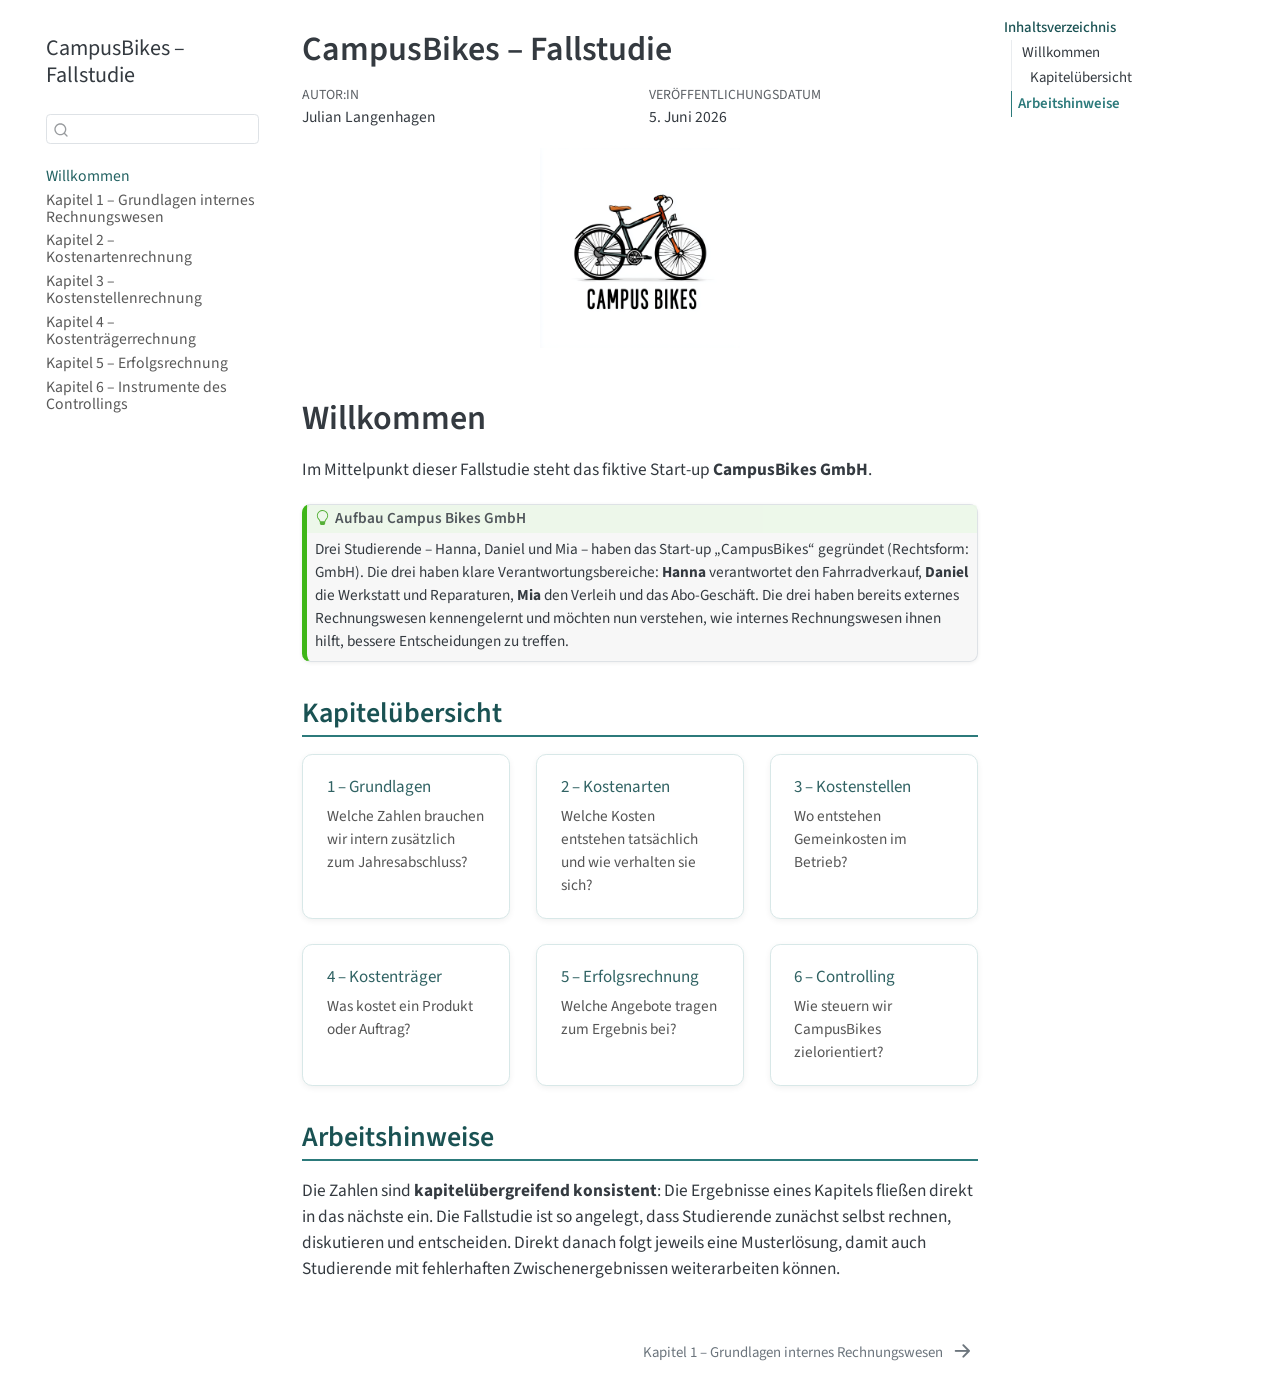
<file: docs/index.html>
<!DOCTYPE html>
<html xmlns="http://www.w3.org/1999/xhtml" lang="de" xml:lang="de"><head>

<meta charset="utf-8">
<meta name="generator" content="quarto-1.9.38">

<meta name="viewport" content="width=device-width, initial-scale=1.0, user-scalable=yes">

<meta name="author" content="Julian Langenhagen">

<title>CampusBikes – Fallstudie</title>
<style>
/* Default styles provided by pandoc.
** See https://pandoc.org/MANUAL.html#variables-for-html for config info.
*/
code{white-space: pre-wrap;}
span.smallcaps{font-variant: small-caps;}
div.columns{display: flex; gap: min(4vw, 1.5em);}
div.column{flex: auto; overflow-x: auto;}
div.hanging-indent{margin-left: 1.5em; text-indent: -1.5em;}
ul.task-list{list-style: none;}
ul.task-list li input[type="checkbox"] {
  width: 0.8em;
  margin: 0 0.8em 0.2em -1em; /* quarto-specific, see https://github.com/quarto-dev/quarto-cli/issues/4556 */ 
  vertical-align: middle;
}
</style>


<script src="site_libs/quarto-nav/quarto-nav.js"></script>
<script src="site_libs/quarto-nav/headroom.min.js"></script>
<script src="site_libs/clipboard/clipboard.min.js"></script>
<script src="site_libs/quarto-search/autocomplete.umd.js"></script>
<script src="site_libs/quarto-search/fuse.min.js"></script>
<script src="site_libs/quarto-search/quarto-search.js"></script>
<meta name="quarto:offset" content="./">
<link href="./01-grundlagen.html" rel="next">
<link href="./assets/Logo_CampusBikes.png" rel="icon" type="image/png">
<script src="site_libs/quarto-html/quarto.js" type="module"></script>
<script src="site_libs/quarto-html/tabsets/tabsets.js" type="module"></script>
<script src="site_libs/quarto-html/popper.min.js"></script>
<script src="site_libs/quarto-html/tippy.umd.min.js"></script>
<script src="site_libs/quarto-html/anchor.min.js"></script>
<link href="site_libs/quarto-html/tippy.css" rel="stylesheet">
<link href="site_libs/quarto-html/quarto-syntax-highlighting-15634bcf2e68342d4ad2dfa704d543f6.css" rel="stylesheet" id="quarto-text-highlighting-styles">
<script src="site_libs/bootstrap/bootstrap.min.js"></script>
<link href="site_libs/bootstrap/bootstrap-icons.css" rel="stylesheet">
<link href="site_libs/bootstrap/bootstrap-a05f1c524aa1a3c8c757a0e8a1a1323f.min.css" rel="stylesheet" append-hash="true" id="quarto-bootstrap" data-mode="light">
<script src="site_libs/quarto-contrib/glightbox/glightbox.min.js"></script>
<link href="site_libs/quarto-contrib/glightbox/glightbox.min.css" rel="stylesheet">
<link href="site_libs/quarto-contrib/glightbox/lightbox.css" rel="stylesheet">
<script id="quarto-search-options" type="application/json">{
  "location": "sidebar",
  "copy-button": false,
  "collapse-after": 3,
  "panel-placement": "start",
  "type": "textbox",
  "limit": 50,
  "keyboard-shortcut": [
    "f",
    "/",
    "s"
  ],
  "show-item-context": false,
  "language": {
    "search-no-results-text": "Keine Treffer",
    "search-matching-documents-text": "Treffer",
    "search-copy-link-title": "Link in die Suche kopieren",
    "search-hide-matches-text": "Zusätzliche Treffer verbergen",
    "search-more-match-text": "weitere Treffer in diesem Dokument",
    "search-more-matches-text": "weitere Treffer in diesem Dokument",
    "search-clear-button-title": "Zurücksetzen",
    "search-text-placeholder": "",
    "search-detached-cancel-button-title": "Abbrechen",
    "search-submit-button-title": "Abschicken",
    "search-label": "Suchen"
  }
}</script>


</head>

<body class="nav-sidebar floating quarto-light">

<div id="quarto-search-results"></div>
  <header id="quarto-header" class="headroom fixed-top">
  <nav class="quarto-secondary-nav">
    <div class="container-fluid d-flex">
      <button type="button" class="quarto-btn-toggle btn" data-bs-toggle="collapse" role="button" data-bs-target=".quarto-sidebar-collapse-item" aria-controls="quarto-sidebar" aria-expanded="false" aria-label="Seitenleiste umschalten" onclick="if (window.quartoToggleHeadroom) { window.quartoToggleHeadroom(); }">
        <i class="bi bi-layout-text-sidebar-reverse"></i>
      </button>
        <nav class="quarto-page-breadcrumbs" aria-label="breadcrumb"><ol class="breadcrumb"><li class="breadcrumb-item"><a href="./index.html"><span class="chapter-title">Willkommen</span></a></li></ol></nav>
        <a class="flex-grow-1" role="navigation" data-bs-toggle="collapse" data-bs-target=".quarto-sidebar-collapse-item" aria-controls="quarto-sidebar" aria-expanded="false" aria-label="Seitenleiste umschalten" onclick="if (window.quartoToggleHeadroom) { window.quartoToggleHeadroom(); }">      
        </a>
      <button type="button" class="btn quarto-search-button" aria-label="Suchen" onclick="window.quartoOpenSearch();">
        <i class="bi bi-search"></i>
      </button>
    </div>
  </nav>
</header>
<!-- content -->
<div id="quarto-content" class="quarto-container page-columns page-rows-contents page-layout-article">
<!-- sidebar -->
  <nav id="quarto-sidebar" class="sidebar collapse collapse-horizontal quarto-sidebar-collapse-item sidebar-navigation floating overflow-auto">
    <div class="pt-lg-2 mt-2 text-left sidebar-header">
    <div class="sidebar-title mb-0 py-0">
      <a href="./">CampusBikes – Fallstudie</a> 
    </div>
      </div>
        <div class="mt-2 flex-shrink-0 align-items-center">
        <div class="sidebar-search">
        <div id="quarto-search" class="" title="Suchen"></div>
        </div>
        </div>
    <div class="sidebar-menu-container"> 
    <ul class="list-unstyled mt-1">
        <li class="sidebar-item">
  <div class="sidebar-item-container"> 
  <a href="./index.html" class="sidebar-item-text sidebar-link active"><span class="chapter-title">Willkommen</span></a>
  </div>
</li>
        <li class="sidebar-item">
  <div class="sidebar-item-container"> 
  <a href="./01-grundlagen.html" class="sidebar-item-text sidebar-link"><span class="chapter-title">Kapitel 1 – Grundlagen internes Rechnungswesen</span></a>
  </div>
</li>
        <li class="sidebar-item">
  <div class="sidebar-item-container"> 
  <a href="./02-kostenarten.html" class="sidebar-item-text sidebar-link"><span class="chapter-title">Kapitel 2 – Kostenartenrechnung</span></a>
  </div>
</li>
        <li class="sidebar-item">
  <div class="sidebar-item-container"> 
  <a href="./03-kostenstellen.html" class="sidebar-item-text sidebar-link"><span class="chapter-title">Kapitel 3 – Kostenstellenrechnung</span></a>
  </div>
</li>
        <li class="sidebar-item">
  <div class="sidebar-item-container"> 
  <a href="./04-kostentraeger.html" class="sidebar-item-text sidebar-link"><span class="chapter-title">Kapitel 4 – Kostenträgerrechnung</span></a>
  </div>
</li>
        <li class="sidebar-item">
  <div class="sidebar-item-container"> 
  <a href="./05-erfolgsrechnung.html" class="sidebar-item-text sidebar-link"><span class="chapter-title">Kapitel 5 – Erfolgsrechnung</span></a>
  </div>
</li>
        <li class="sidebar-item">
  <div class="sidebar-item-container"> 
  <a href="./06-controlling.html" class="sidebar-item-text sidebar-link"><span class="chapter-title">Kapitel 6 – Instrumente des Controllings</span></a>
  </div>
</li>
    </ul>
    </div>
</nav>
<div id="quarto-sidebar-glass" class="quarto-sidebar-collapse-item" data-bs-toggle="collapse" data-bs-target=".quarto-sidebar-collapse-item"></div>
<!-- margin-sidebar -->
    <div id="quarto-margin-sidebar" class="sidebar margin-sidebar">
        <nav id="TOC" role="doc-toc" class="toc-active">
    <h2 id="toc-title">Inhaltsverzeichnis</h2>
   
  <ul>
  <li><a href="#willkommen" id="toc-willkommen" class="nav-link active" data-scroll-target="#willkommen">Willkommen</a>
  <ul class="collapse">
  <li><a href="#kapitelübersicht" id="toc-kapitelübersicht" class="nav-link" data-scroll-target="#kapitelübersicht">Kapitelübersicht</a></li>
  <li><a href="#arbeitshinweise" id="toc-arbeitshinweise" class="nav-link" data-scroll-target="#arbeitshinweise">Arbeitshinweise</a></li>
  </ul></li>
  </ul>
</nav>
    </div>
<!-- main -->
<main class="content" id="quarto-document-content">

<header id="title-block-header" class="quarto-title-block default">
<div class="quarto-title">
<h1 class="title">CampusBikes – Fallstudie</h1>
</div>



<div class="quarto-title-meta">

    <div>
    <div class="quarto-title-meta-heading">Autor:in</div>
    <div class="quarto-title-meta-contents">
             <p>Julian Langenhagen </p>
          </div>
  </div>
    
    <div>
    <div class="quarto-title-meta-heading">Veröffentlichungsdatum</div>
    <div class="quarto-title-meta-contents">
      <p class="date">5. Juni 2026</p>
    </div>
  </div>
  
    
  </div>
  


</header>


<div class="quarto-figure quarto-figure-center">
<figure class="figure">
<p><a href="assets/Logo_CampusBikes.png" class="lightbox" data-gallery="quarto-lightbox-gallery-1"><img src="assets/Logo_CampusBikes.png" class="img-fluid quarto-figure quarto-figure-center figure-img" width="200"></a></p>
</figure>
</div>
<section id="willkommen" class="level1">
<h1>Willkommen</h1>
<p>Im Mittelpunkt dieser Fallstudie steht das fiktive Start-up <strong>CampusBikes GmbH</strong>.</p>
<div class="callout callout-style-default callout-tip callout-titled" title="Aufbau Campus Bikes GmbH">
<div class="callout-header d-flex align-content-center">
<div class="callout-icon-container">
<i class="callout-icon"></i>
</div>
<div class="callout-title-container flex-fill">
<span class="screen-reader-only">Tipp</span>Aufbau Campus Bikes GmbH
</div>
</div>
<div class="callout-body-container callout-body">
<p>Drei Studierende – Hanna, Daniel und Mia – haben das Start-up „CampusBikes“ gegründet (Rechtsform: GmbH). Die drei haben klare Verantwortungsbereiche: <strong>Hanna</strong> verantwortet den Fahrradverkauf, <strong>Daniel</strong> die Werkstatt und Reparaturen, <strong>Mia</strong> den Verleih und das Abo-Geschäft. Die drei haben bereits externes Rechnungswesen kennengelernt und möchten nun verstehen, wie internes Rechnungswesen ihnen hilft, bessere Entscheidungen zu treffen.</p>
</div>
</div>
<section id="kapitelübersicht" class="level2">
<h2 class="anchored" data-anchor-id="kapitelübersicht">Kapitelübersicht</h2>
<div class="grid">
<div class="g-col-12 g-col-md-6 g-col-lg-4">
<div class="card h-100">
<section id="grundlagen" class="level3 card-body">
<h3 class="anchored" data-anchor-id="grundlagen"><a href="./01-grundlagen.html">1 – Grundlagen</a></h3>
<p>Welche Zahlen brauchen wir intern zusätzlich zum Jahresabschluss?</p>
</section>
</div>
</div>
<div class="g-col-12 g-col-md-6 g-col-lg-4">
<div class="card h-100">
<section id="kostenarten" class="level3 card-body">
<h3 class="anchored" data-anchor-id="kostenarten"><a href="./02-kostenarten.html">2 – Kostenarten</a></h3>
<p>Welche Kosten entstehen tatsächlich und wie verhalten sie sich?</p>
</section>
</div>
</div>
<div class="g-col-12 g-col-md-6 g-col-lg-4">
<div class="card h-100">
<section id="kostenstellen" class="level3 card-body">
<h3 class="anchored" data-anchor-id="kostenstellen"><a href="./03-kostenstellen.html">3 – Kostenstellen</a></h3>
<p>Wo entstehen Gemeinkosten im Betrieb?</p>
</section>
</div>
</div>
<div class="g-col-12 g-col-md-6 g-col-lg-4">
<div class="card h-100">
<section id="kostenträger" class="level3 card-body">
<h3 class="anchored" data-anchor-id="kostenträger"><a href="./04-kostentraeger.html">4 – Kostenträger</a></h3>
<p>Was kostet ein Produkt oder Auftrag?</p>
</section>
</div>
</div>
<div class="g-col-12 g-col-md-6 g-col-lg-4">
<div class="card h-100">
<section id="erfolgsrechnung" class="level3 card-body">
<h3 class="anchored" data-anchor-id="erfolgsrechnung"><a href="./05-erfolgsrechnung.html">5 – Erfolgsrechnung</a></h3>
<p>Welche Angebote tragen zum Ergebnis bei?</p>
</section>
</div>
</div>
<div class="g-col-12 g-col-md-6 g-col-lg-4">
<div class="card h-100">
<section id="controlling" class="level3 card-body">
<h3 class="anchored" data-anchor-id="controlling"><a href="./06-controlling.html">6 – Controlling</a></h3>
<p>Wie steuern wir CampusBikes zielorientiert?</p>
</section>
</div>
</div>
</div>
</section>
<section id="arbeitshinweise" class="level2">
<h2 class="anchored" data-anchor-id="arbeitshinweise">Arbeitshinweise</h2>
<p>Die Zahlen sind <strong>kapitelübergreifend konsistent</strong>: Die Ergebnisse eines Kapitels fließen direkt in das nächste ein. Die Fallstudie ist so angelegt, dass Studierende zunächst selbst rechnen, diskutieren und entscheiden. Direkt danach folgt jeweils eine Musterlösung, damit auch Studierende mit fehlerhaften Zwischenergebnissen weiterarbeiten können.</p>


</section>
</section>

</main> <!-- /main -->
<script id="quarto-html-after-body" type="application/javascript">
  window.document.addEventListener("DOMContentLoaded", function (event) {
    const icon = "";
    const anchorJS = new window.AnchorJS();
    anchorJS.options = {
      placement: 'right',
      icon: icon
    };
    anchorJS.add('.anchored');
    const isCodeAnnotation = (el) => {
      for (const clz of el.classList) {
        if (clz.startsWith('code-annotation-')) {                     
          return true;
        }
      }
      return false;
    }
    const onCopySuccess = function(e) {
      // button target
      const button = e.trigger;
      // don't keep focus
      button.blur();
      // flash "checked"
      button.classList.add('code-copy-button-checked');
      var currentTitle = button.getAttribute("title");
      button.setAttribute("title", "Kopiert");
      let tooltip;
      if (window.bootstrap) {
        button.setAttribute("data-bs-toggle", "tooltip");
        button.setAttribute("data-bs-placement", "left");
        button.setAttribute("data-bs-title", "Kopiert");
        tooltip = new bootstrap.Tooltip(button, 
          { trigger: "manual", 
            customClass: "code-copy-button-tooltip",
            offset: [0, -8]});
        tooltip.show();    
      }
      setTimeout(function() {
        if (tooltip) {
          tooltip.hide();
          button.removeAttribute("data-bs-title");
          button.removeAttribute("data-bs-toggle");
          button.removeAttribute("data-bs-placement");
        }
        button.setAttribute("title", currentTitle);
        button.classList.remove('code-copy-button-checked');
      }, 1000);
      // clear code selection
      e.clearSelection();
    }
    const getTextToCopy = function(trigger) {
      const outerScaffold = trigger.parentElement.cloneNode(true);
      const codeEl = outerScaffold.querySelector('code');
      for (const childEl of codeEl.children) {
        if (isCodeAnnotation(childEl)) {
          childEl.remove();
        }
      }
      return codeEl.innerText;
    }
    const clipboard = new window.ClipboardJS('.code-copy-button:not([data-in-quarto-modal])', {
      text: getTextToCopy
    });
    clipboard.on('success', onCopySuccess);
    if (window.document.getElementById('quarto-embedded-source-code-modal')) {
      const clipboardModal = new window.ClipboardJS('.code-copy-button[data-in-quarto-modal]', {
        text: getTextToCopy,
        container: window.document.getElementById('quarto-embedded-source-code-modal')
      });
      clipboardModal.on('success', onCopySuccess);
    }
      var localhostRegex = new RegExp(/^(?:http|https):\/\/localhost\:?[0-9]*\//);
      var mailtoRegex = new RegExp(/^mailto:/);
        var filterRegex = new RegExp('/' + window.location.host + '/');
      var isInternal = (href) => {
          return filterRegex.test(href) || localhostRegex.test(href) || mailtoRegex.test(href);
      }
      // Inspect non-navigation links and adorn them if external
     var links = window.document.querySelectorAll('a[href]:not(.nav-link):not(.navbar-brand):not(.toc-action):not(.sidebar-link):not(.sidebar-item-toggle):not(.pagination-link):not(.no-external):not([aria-hidden]):not(.dropdown-item):not(.quarto-navigation-tool):not(.about-link)');
      for (var i=0; i<links.length; i++) {
        const link = links[i];
        if (!isInternal(link.href)) {
          // undo the damage that might have been done by quarto-nav.js in the case of
          // links that we want to consider external
          if (link.dataset.originalHref !== undefined) {
            link.href = link.dataset.originalHref;
          }
        }
      }
    function tippyHover(el, contentFn, onTriggerFn, onUntriggerFn) {
      const config = {
        allowHTML: true,
        maxWidth: 500,
        delay: 100,
        arrow: false,
        appendTo: function(el) {
            return el.parentElement;
        },
        interactive: true,
        interactiveBorder: 10,
        theme: 'quarto',
        placement: 'bottom-start',
      };
      if (contentFn) {
        config.content = contentFn;
      }
      if (onTriggerFn) {
        config.onTrigger = onTriggerFn;
      }
      if (onUntriggerFn) {
        config.onUntrigger = onUntriggerFn;
      }
      window.tippy(el, config); 
    }
    const noterefs = window.document.querySelectorAll('a[role="doc-noteref"]');
    for (var i=0; i<noterefs.length; i++) {
      const ref = noterefs[i];
      tippyHover(ref, function() {
        // use id or data attribute instead here
        let href = ref.getAttribute('data-footnote-href') || ref.getAttribute('href');
        try { href = new URL(href).hash; } catch {}
        const id = href.replace(/^#\/?/, "");
        const note = window.document.getElementById(id);
        if (note) {
          return note.innerHTML;
        } else {
          return "";
        }
      });
    }
    const xrefs = window.document.querySelectorAll('a.quarto-xref');
    const processXRef = (id, note) => {
      // Strip column container classes
      const stripColumnClz = (el) => {
        el.classList.remove("page-full", "page-columns");
        if (el.children) {
          for (const child of el.children) {
            stripColumnClz(child);
          }
        }
      }
      stripColumnClz(note)
      if (id === null || id.startsWith('sec-')) {
        // Special case sections, only their first couple elements
        const container = document.createElement("div");
        if (note.children && note.children.length > 2) {
          container.appendChild(note.children[0].cloneNode(true));
          for (let i = 1; i < note.children.length; i++) {
            const child = note.children[i];
            if (child.tagName === "P" && child.innerText === "") {
              continue;
            } else {
              container.appendChild(child.cloneNode(true));
              break;
            }
          }
          if (window.Quarto?.typesetMath) {
            window.Quarto.typesetMath(container);
          }
          return container.innerHTML
        } else {
          if (window.Quarto?.typesetMath) {
            window.Quarto.typesetMath(note);
          }
          return note.innerHTML;
        }
      } else {
        // Remove any anchor links if they are present
        const anchorLink = note.querySelector('a.anchorjs-link');
        if (anchorLink) {
          anchorLink.remove();
        }
        if (window.Quarto?.typesetMath) {
          window.Quarto.typesetMath(note);
        }
        if (note.classList.contains("callout")) {
          return note.outerHTML;
        } else {
          return note.innerHTML;
        }
      }
    }
    for (var i=0; i<xrefs.length; i++) {
      const xref = xrefs[i];
      tippyHover(xref, undefined, function(instance) {
        instance.disable();
        let url = xref.getAttribute('href');
        let hash = undefined; 
        if (url.startsWith('#')) {
          hash = url;
        } else {
          try { hash = new URL(url).hash; } catch {}
        }
        if (hash) {
          const id = hash.replace(/^#\/?/, "");
          const note = window.document.getElementById(id);
          if (note !== null) {
            try {
              const html = processXRef(id, note.cloneNode(true));
              instance.setContent(html);
            } finally {
              instance.enable();
              instance.show();
            }
          } else {
            // See if we can fetch this
            fetch(url.split('#')[0])
            .then(res => res.text())
            .then(html => {
              const parser = new DOMParser();
              const htmlDoc = parser.parseFromString(html, "text/html");
              const note = htmlDoc.getElementById(id);
              if (note !== null) {
                const html = processXRef(id, note);
                instance.setContent(html);
              } 
            }).finally(() => {
              instance.enable();
              instance.show();
            });
          }
        } else {
          // See if we can fetch a full url (with no hash to target)
          // This is a special case and we should probably do some content thinning / targeting
          fetch(url)
          .then(res => res.text())
          .then(html => {
            const parser = new DOMParser();
            const htmlDoc = parser.parseFromString(html, "text/html");
            const note = htmlDoc.querySelector('main.content');
            if (note !== null) {
              // This should only happen for chapter cross references
              // (since there is no id in the URL)
              // remove the first header
              if (note.children.length > 0 && note.children[0].tagName === "HEADER") {
                note.children[0].remove();
              }
              const html = processXRef(null, note);
              instance.setContent(html);
            } 
          }).finally(() => {
            instance.enable();
            instance.show();
          });
        }
      }, function(instance) {
      });
    }
        let selectedAnnoteEl;
        const selectorForAnnotation = ( cell, annotation) => {
          let cellAttr = 'data-code-cell="' + cell + '"';
          let lineAttr = 'data-code-annotation="' +  annotation + '"';
          const selector = 'span[' + cellAttr + '][' + lineAttr + ']';
          return selector;
        }
        const selectCodeLines = (annoteEl) => {
          const doc = window.document;
          const targetCell = annoteEl.getAttribute("data-target-cell");
          const targetAnnotation = annoteEl.getAttribute("data-target-annotation");
          const annoteSpan = window.document.querySelector(selectorForAnnotation(targetCell, targetAnnotation));
          const lines = annoteSpan.getAttribute("data-code-lines").split(",");
          const lineIds = lines.map((line) => {
            return targetCell + "-" + line;
          })
          let top = null;
          let height = null;
          let parent = null;
          if (lineIds.length > 0) {
              //compute the position of the single el (top and bottom and make a div)
              const el = window.document.getElementById(lineIds[0]);
              top = el.offsetTop;
              height = el.offsetHeight;
              parent = el.parentElement.parentElement;
            if (lineIds.length > 1) {
              const lastEl = window.document.getElementById(lineIds[lineIds.length - 1]);
              const bottom = lastEl.offsetTop + lastEl.offsetHeight;
              height = bottom - top;
            }
            if (top !== null && height !== null && parent !== null) {
              // cook up a div (if necessary) and position it 
              let div = window.document.getElementById("code-annotation-line-highlight");
              if (div === null) {
                div = window.document.createElement("div");
                div.setAttribute("id", "code-annotation-line-highlight");
                div.style.position = 'absolute';
                parent.appendChild(div);
              }
              div.style.top = top - 2 + "px";
              div.style.height = height + 4 + "px";
              div.style.left = 0;
              let gutterDiv = window.document.getElementById("code-annotation-line-highlight-gutter");
              if (gutterDiv === null) {
                gutterDiv = window.document.createElement("div");
                gutterDiv.setAttribute("id", "code-annotation-line-highlight-gutter");
                gutterDiv.style.position = 'absolute';
                const codeCell = window.document.getElementById(targetCell);
                const gutter = codeCell.querySelector('.code-annotation-gutter');
                gutter.appendChild(gutterDiv);
              }
              gutterDiv.style.top = top - 2 + "px";
              gutterDiv.style.height = height + 4 + "px";
            }
            selectedAnnoteEl = annoteEl;
          }
        };
        const unselectCodeLines = () => {
          const elementsIds = ["code-annotation-line-highlight", "code-annotation-line-highlight-gutter"];
          elementsIds.forEach((elId) => {
            const div = window.document.getElementById(elId);
            if (div) {
              div.remove();
            }
          });
          selectedAnnoteEl = undefined;
        };
          // Handle positioning of the toggle
      window.addEventListener(
        "resize",
        throttle(() => {
          elRect = undefined;
          if (selectedAnnoteEl) {
            selectCodeLines(selectedAnnoteEl);
          }
        }, 10)
      );
      function throttle(fn, ms) {
      let throttle = false;
      let timer;
        return (...args) => {
          if(!throttle) { // first call gets through
              fn.apply(this, args);
              throttle = true;
          } else { // all the others get throttled
              if(timer) clearTimeout(timer); // cancel #2
              timer = setTimeout(() => {
                fn.apply(this, args);
                timer = throttle = false;
              }, ms);
          }
        };
      }
        // Attach click handler to the DT
        const annoteDls = window.document.querySelectorAll('dt[data-target-cell]');
        for (const annoteDlNode of annoteDls) {
          annoteDlNode.addEventListener('click', (event) => {
            const clickedEl = event.target;
            if (clickedEl !== selectedAnnoteEl) {
              unselectCodeLines();
              const activeEl = window.document.querySelector('dt[data-target-cell].code-annotation-active');
              if (activeEl) {
                activeEl.classList.remove('code-annotation-active');
              }
              selectCodeLines(clickedEl);
              clickedEl.classList.add('code-annotation-active');
            } else {
              // Unselect the line
              unselectCodeLines();
              clickedEl.classList.remove('code-annotation-active');
            }
          });
        }
    const findCites = (el) => {
      const parentEl = el.parentElement;
      if (parentEl) {
        const cites = parentEl.dataset.cites;
        if (cites) {
          return {
            el,
            cites: cites.split(' ')
          };
        } else {
          return findCites(el.parentElement)
        }
      } else {
        return undefined;
      }
    };
    var bibliorefs = window.document.querySelectorAll('a[role="doc-biblioref"]');
    for (var i=0; i<bibliorefs.length; i++) {
      const ref = bibliorefs[i];
      const citeInfo = findCites(ref);
      if (citeInfo) {
        tippyHover(citeInfo.el, function() {
          var popup = window.document.createElement('div');
          citeInfo.cites.forEach(function(cite) {
            var citeDiv = window.document.createElement('div');
            citeDiv.classList.add('hanging-indent');
            citeDiv.classList.add('csl-entry');
            var biblioDiv = window.document.getElementById('ref-' + cite);
            if (biblioDiv) {
              citeDiv.innerHTML = biblioDiv.innerHTML;
            }
            popup.appendChild(citeDiv);
          });
          return popup.innerHTML;
        });
      }
    }
  });
  </script>
<nav class="page-navigation">
  <div class="nav-page nav-page-previous">
  </div>
  <div class="nav-page nav-page-next">
      <a href="./01-grundlagen.html" class="pagination-link" aria-label="Kapitel 1 – Grundlagen internes Rechnungswesen">
        <span class="nav-page-text"><span class="chapter-title">Kapitel 1 – Grundlagen internes Rechnungswesen</span></span> <i class="bi bi-arrow-right-short"></i>
      </a>
  </div>
</nav>
</div> <!-- /content -->
<script>var lightboxQuarto = GLightbox({"closeEffect":"zoom","descPosition":"bottom","loop":false,"openEffect":"zoom","selector":".lightbox"});
(function() {
  let previousOnload = window.onload;
  window.onload = () => {
    if (previousOnload) {
      previousOnload();
    }
    lightboxQuarto.on('slide_before_load', (data) => {
      const { slideIndex, slideNode, slideConfig, player, trigger } = data;
      const href = trigger.getAttribute('href');
      if (href !== null) {
        const imgEl = window.document.querySelector(`a[href="${href}"] img`);
        if (imgEl !== null) {
          const srcAttr = imgEl.getAttribute("src");
          if (srcAttr && srcAttr.startsWith("data:")) {
            slideConfig.href = srcAttr;
          }
        }
      } 
    });
  
    lightboxQuarto.on('slide_after_load', (data) => {
      const { slideIndex, slideNode, slideConfig, player, trigger } = data;
      if (window.Quarto?.typesetMath) {
        window.Quarto.typesetMath(slideNode);
      }
    });
  
  };
  
})();
          </script>




</body></html>
</file>
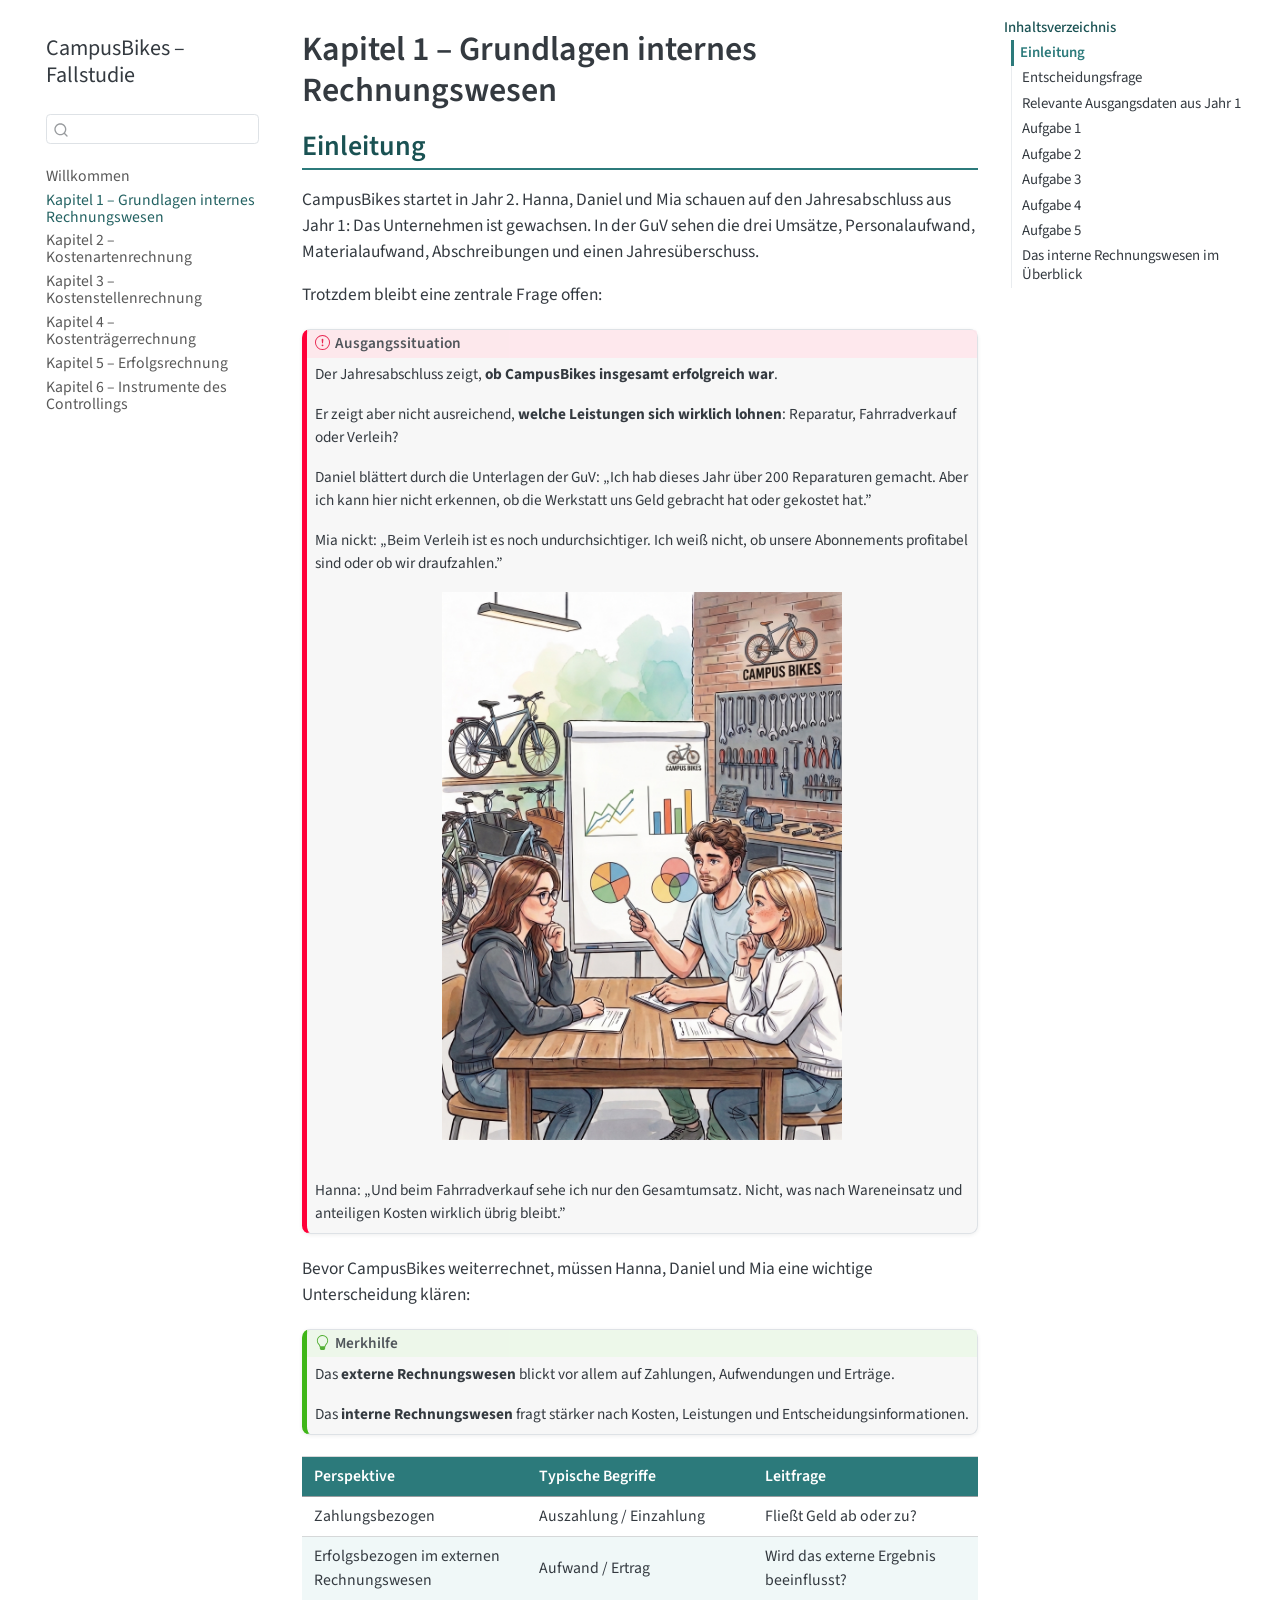
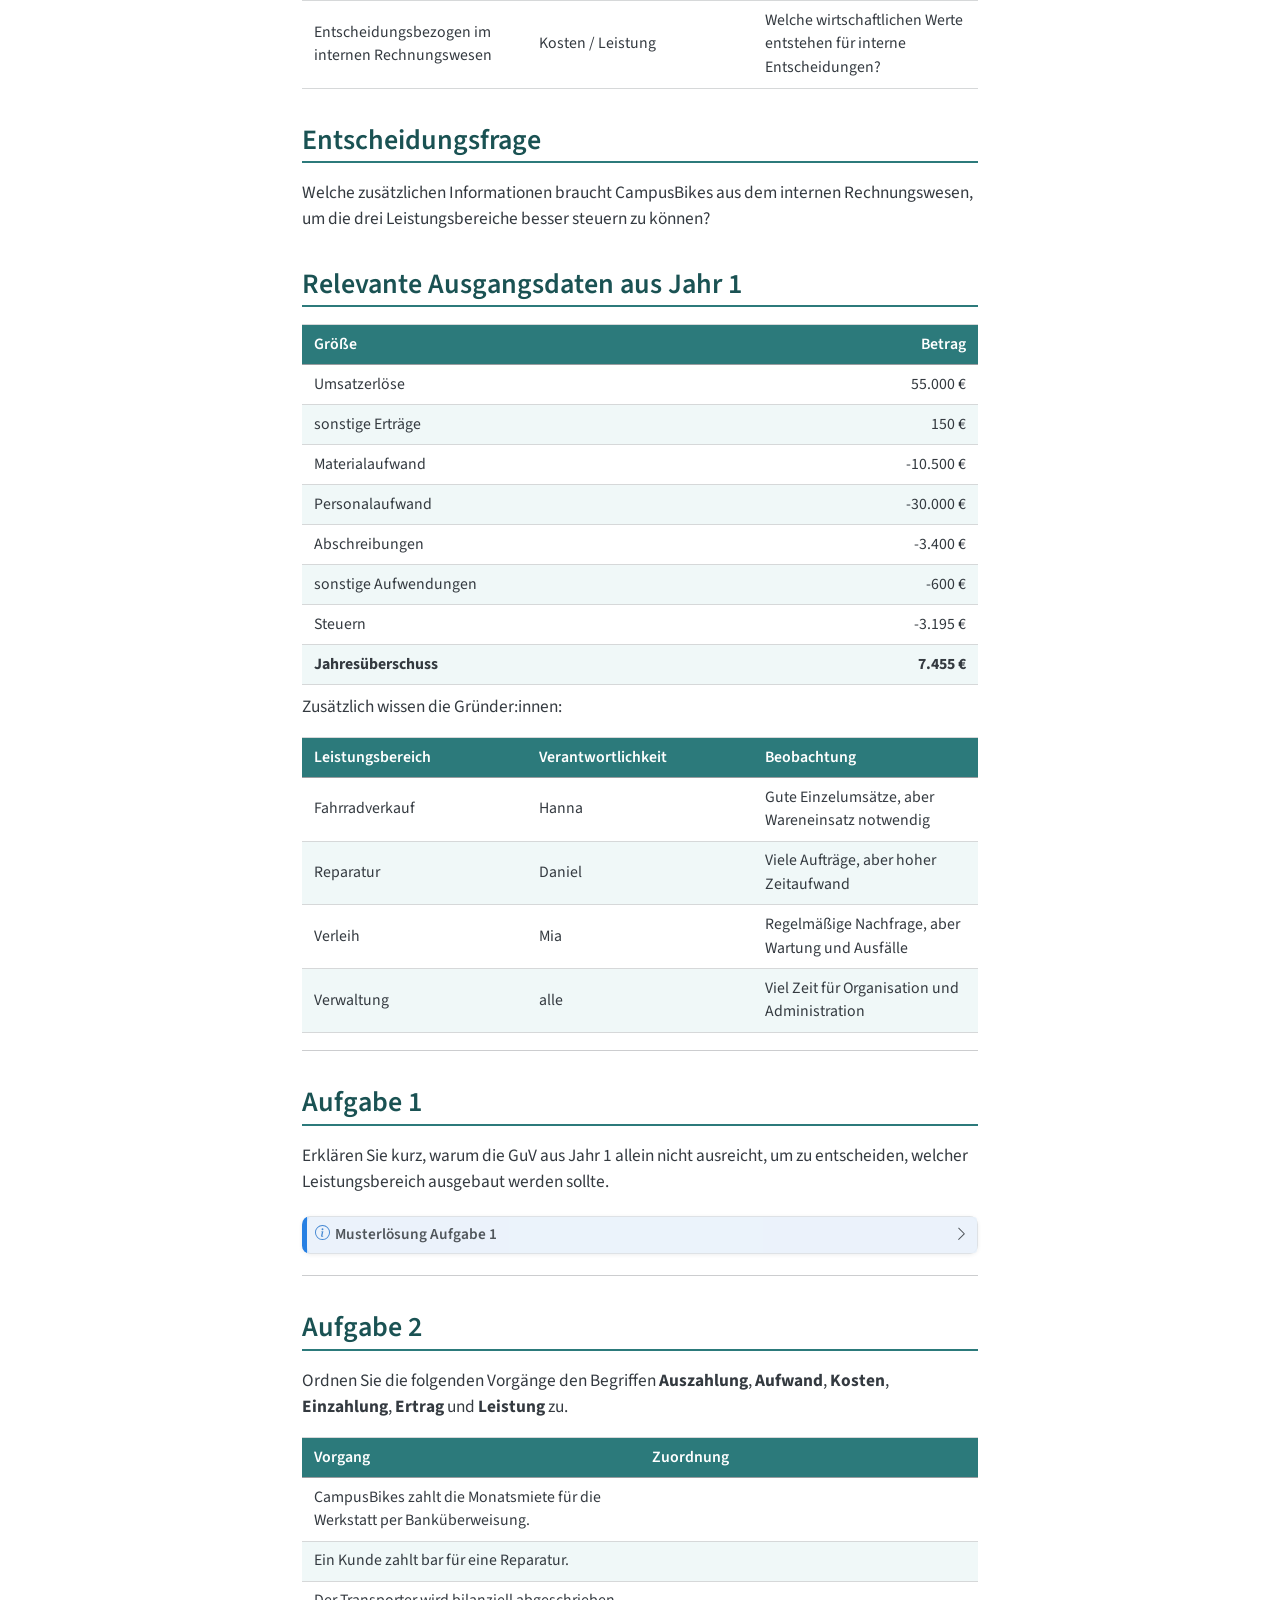
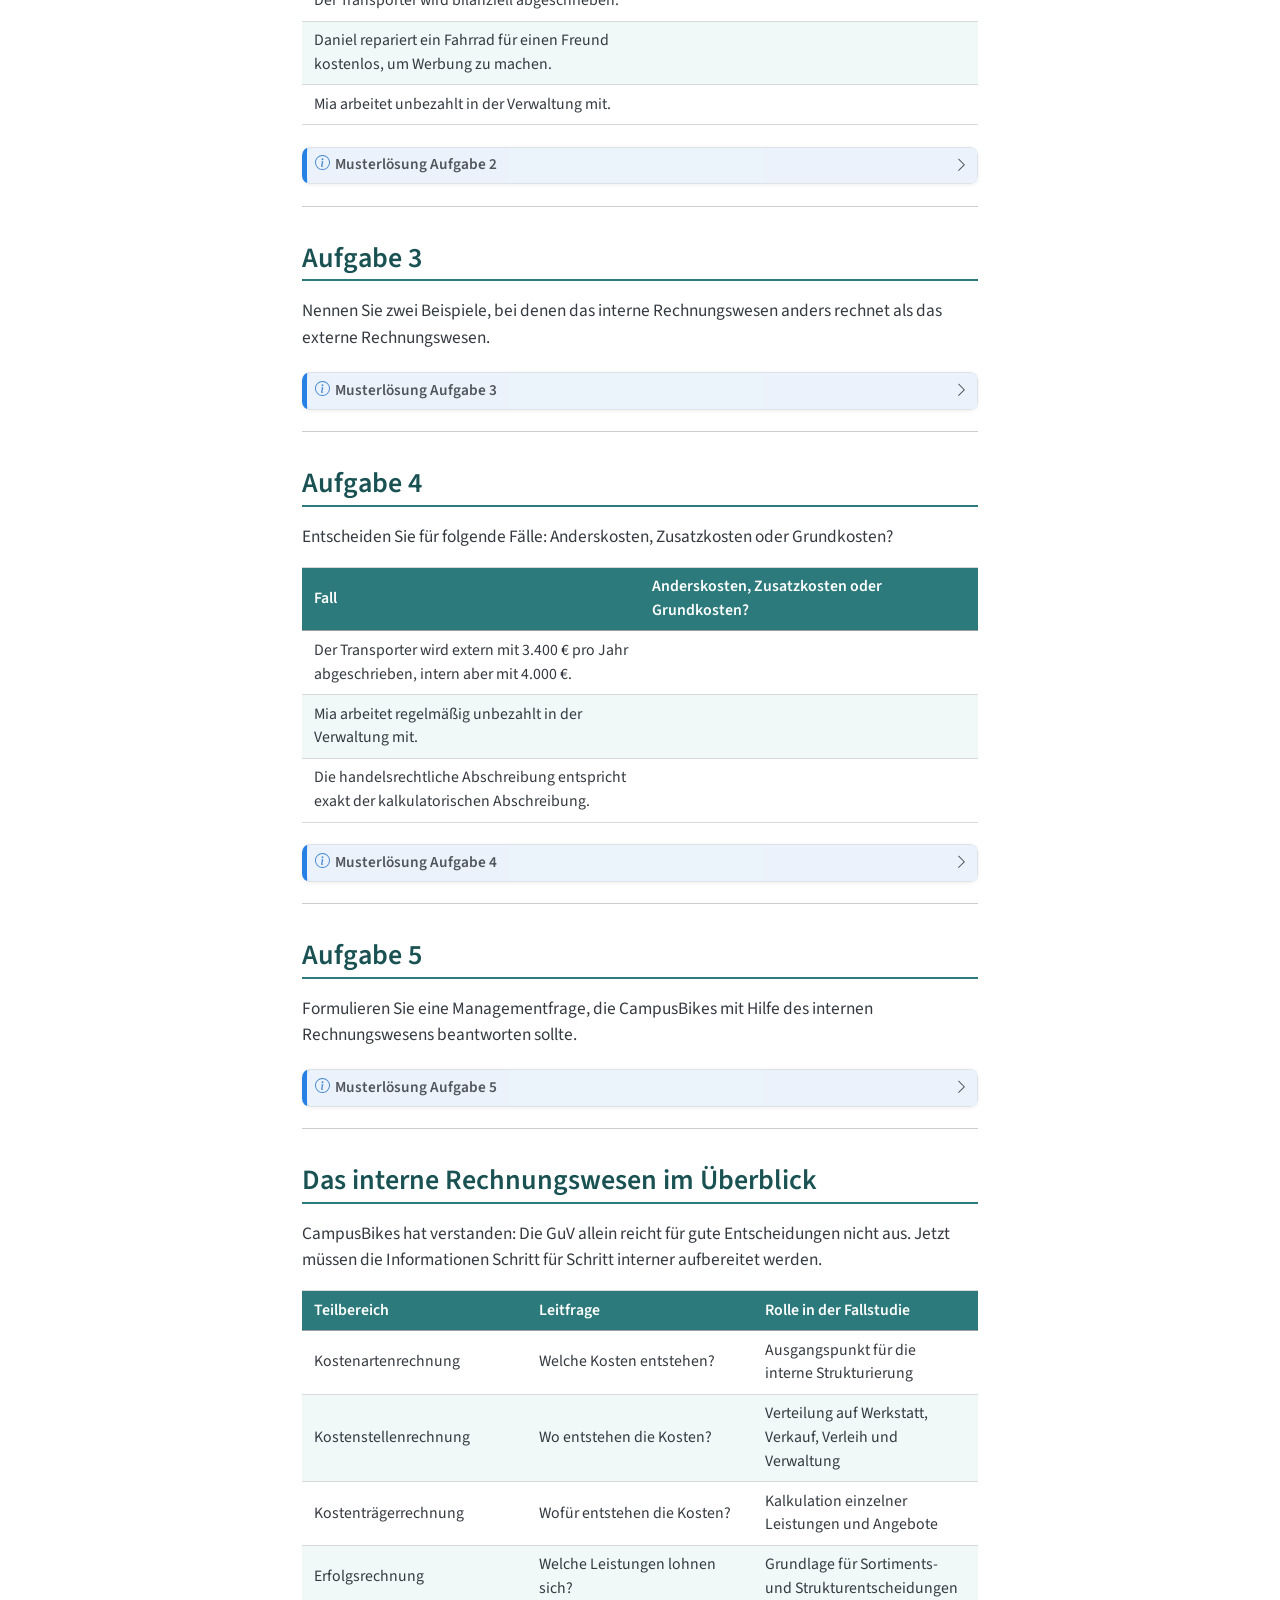
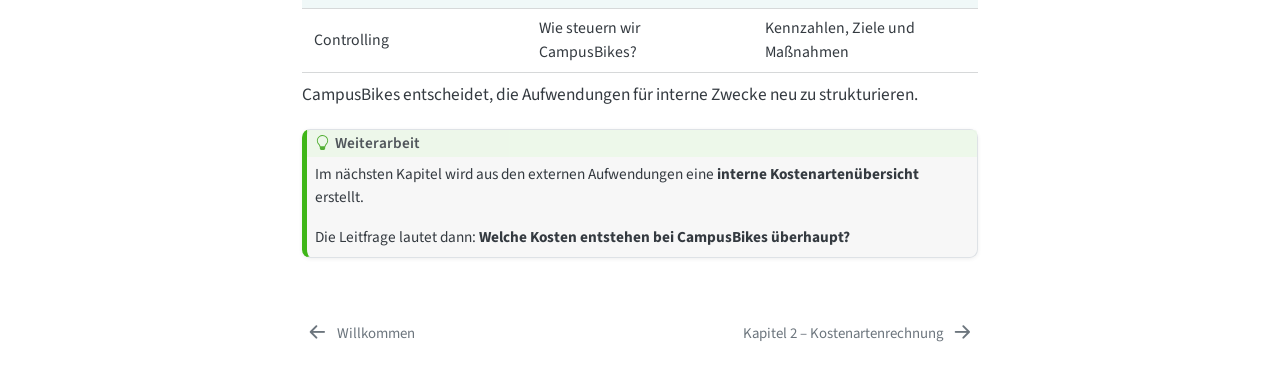
<file: docs/01-grundlagen.html>
<!DOCTYPE html>
<html xmlns="http://www.w3.org/1999/xhtml" lang="de" xml:lang="de"><head>

<meta charset="utf-8">
<meta name="generator" content="quarto-1.9.38">

<meta name="viewport" content="width=device-width, initial-scale=1.0, user-scalable=yes">


<title>Kapitel 1 – Grundlagen internes Rechnungswesen – CampusBikes – Fallstudie</title>
<style>
/* Default styles provided by pandoc.
** See https://pandoc.org/MANUAL.html#variables-for-html for config info.
*/
code{white-space: pre-wrap;}
span.smallcaps{font-variant: small-caps;}
div.columns{display: flex; gap: min(4vw, 1.5em);}
div.column{flex: auto; overflow-x: auto;}
div.hanging-indent{margin-left: 1.5em; text-indent: -1.5em;}
ul.task-list{list-style: none;}
ul.task-list li input[type="checkbox"] {
  width: 0.8em;
  margin: 0 0.8em 0.2em -1em; /* quarto-specific, see https://github.com/quarto-dev/quarto-cli/issues/4556 */ 
  vertical-align: middle;
}
</style>


<script src="site_libs/quarto-nav/quarto-nav.js"></script>
<script src="site_libs/quarto-nav/headroom.min.js"></script>
<script src="site_libs/clipboard/clipboard.min.js"></script>
<script src="site_libs/quarto-search/autocomplete.umd.js"></script>
<script src="site_libs/quarto-search/fuse.min.js"></script>
<script src="site_libs/quarto-search/quarto-search.js"></script>
<meta name="quarto:offset" content="./">
<link href="./02-kostenarten.html" rel="next">
<link href="./index.html" rel="prev">
<link href="./assets/Logo_CampusBikes.png" rel="icon" type="image/png">
<script src="site_libs/quarto-html/quarto.js" type="module"></script>
<script src="site_libs/quarto-html/tabsets/tabsets.js" type="module"></script>
<script src="site_libs/quarto-html/popper.min.js"></script>
<script src="site_libs/quarto-html/tippy.umd.min.js"></script>
<script src="site_libs/quarto-html/anchor.min.js"></script>
<link href="site_libs/quarto-html/tippy.css" rel="stylesheet">
<link href="site_libs/quarto-html/quarto-syntax-highlighting-15634bcf2e68342d4ad2dfa704d543f6.css" rel="stylesheet" id="quarto-text-highlighting-styles">
<script src="site_libs/bootstrap/bootstrap.min.js"></script>
<link href="site_libs/bootstrap/bootstrap-icons.css" rel="stylesheet">
<link href="site_libs/bootstrap/bootstrap-a05f1c524aa1a3c8c757a0e8a1a1323f.min.css" rel="stylesheet" append-hash="true" id="quarto-bootstrap" data-mode="light">
<script src="site_libs/quarto-contrib/glightbox/glightbox.min.js"></script>
<link href="site_libs/quarto-contrib/glightbox/glightbox.min.css" rel="stylesheet">
<link href="site_libs/quarto-contrib/glightbox/lightbox.css" rel="stylesheet">
<script id="quarto-search-options" type="application/json">{
  "location": "sidebar",
  "copy-button": false,
  "collapse-after": 3,
  "panel-placement": "start",
  "type": "textbox",
  "limit": 50,
  "keyboard-shortcut": [
    "f",
    "/",
    "s"
  ],
  "show-item-context": false,
  "language": {
    "search-no-results-text": "Keine Treffer",
    "search-matching-documents-text": "Treffer",
    "search-copy-link-title": "Link in die Suche kopieren",
    "search-hide-matches-text": "Zusätzliche Treffer verbergen",
    "search-more-match-text": "weitere Treffer in diesem Dokument",
    "search-more-matches-text": "weitere Treffer in diesem Dokument",
    "search-clear-button-title": "Zurücksetzen",
    "search-text-placeholder": "",
    "search-detached-cancel-button-title": "Abbrechen",
    "search-submit-button-title": "Abschicken",
    "search-label": "Suchen"
  }
}</script>


</head>

<body class="nav-sidebar floating quarto-light">

<div id="quarto-search-results"></div>
  <header id="quarto-header" class="headroom fixed-top">
  <nav class="quarto-secondary-nav">
    <div class="container-fluid d-flex">
      <button type="button" class="quarto-btn-toggle btn" data-bs-toggle="collapse" role="button" data-bs-target=".quarto-sidebar-collapse-item" aria-controls="quarto-sidebar" aria-expanded="false" aria-label="Seitenleiste umschalten" onclick="if (window.quartoToggleHeadroom) { window.quartoToggleHeadroom(); }">
        <i class="bi bi-layout-text-sidebar-reverse"></i>
      </button>
        <nav class="quarto-page-breadcrumbs" aria-label="breadcrumb"><ol class="breadcrumb"><li class="breadcrumb-item"><a href="./01-grundlagen.html"><span class="chapter-title">Kapitel 1 – Grundlagen internes Rechnungswesen</span></a></li></ol></nav>
        <a class="flex-grow-1" role="navigation" data-bs-toggle="collapse" data-bs-target=".quarto-sidebar-collapse-item" aria-controls="quarto-sidebar" aria-expanded="false" aria-label="Seitenleiste umschalten" onclick="if (window.quartoToggleHeadroom) { window.quartoToggleHeadroom(); }">      
        </a>
      <button type="button" class="btn quarto-search-button" aria-label="Suchen" onclick="window.quartoOpenSearch();">
        <i class="bi bi-search"></i>
      </button>
    </div>
  </nav>
</header>
<!-- content -->
<div id="quarto-content" class="quarto-container page-columns page-rows-contents page-layout-article">
<!-- sidebar -->
  <nav id="quarto-sidebar" class="sidebar collapse collapse-horizontal quarto-sidebar-collapse-item sidebar-navigation floating overflow-auto">
    <div class="pt-lg-2 mt-2 text-left sidebar-header">
    <div class="sidebar-title mb-0 py-0">
      <a href="./">CampusBikes – Fallstudie</a> 
    </div>
      </div>
        <div class="mt-2 flex-shrink-0 align-items-center">
        <div class="sidebar-search">
        <div id="quarto-search" class="" title="Suchen"></div>
        </div>
        </div>
    <div class="sidebar-menu-container"> 
    <ul class="list-unstyled mt-1">
        <li class="sidebar-item">
  <div class="sidebar-item-container"> 
  <a href="./index.html" class="sidebar-item-text sidebar-link"><span class="chapter-title">Willkommen</span></a>
  </div>
</li>
        <li class="sidebar-item">
  <div class="sidebar-item-container"> 
  <a href="./01-grundlagen.html" class="sidebar-item-text sidebar-link active"><span class="chapter-title">Kapitel 1 – Grundlagen internes Rechnungswesen</span></a>
  </div>
</li>
        <li class="sidebar-item">
  <div class="sidebar-item-container"> 
  <a href="./02-kostenarten.html" class="sidebar-item-text sidebar-link"><span class="chapter-title">Kapitel 2 – Kostenartenrechnung</span></a>
  </div>
</li>
        <li class="sidebar-item">
  <div class="sidebar-item-container"> 
  <a href="./03-kostenstellen.html" class="sidebar-item-text sidebar-link"><span class="chapter-title">Kapitel 3 – Kostenstellenrechnung</span></a>
  </div>
</li>
        <li class="sidebar-item">
  <div class="sidebar-item-container"> 
  <a href="./04-kostentraeger.html" class="sidebar-item-text sidebar-link"><span class="chapter-title">Kapitel 4 – Kostenträgerrechnung</span></a>
  </div>
</li>
        <li class="sidebar-item">
  <div class="sidebar-item-container"> 
  <a href="./05-erfolgsrechnung.html" class="sidebar-item-text sidebar-link"><span class="chapter-title">Kapitel 5 – Erfolgsrechnung</span></a>
  </div>
</li>
        <li class="sidebar-item">
  <div class="sidebar-item-container"> 
  <a href="./06-controlling.html" class="sidebar-item-text sidebar-link"><span class="chapter-title">Kapitel 6 – Instrumente des Controllings</span></a>
  </div>
</li>
    </ul>
    </div>
</nav>
<div id="quarto-sidebar-glass" class="quarto-sidebar-collapse-item" data-bs-toggle="collapse" data-bs-target=".quarto-sidebar-collapse-item"></div>
<!-- margin-sidebar -->
    <div id="quarto-margin-sidebar" class="sidebar margin-sidebar">
        <nav id="TOC" role="doc-toc" class="toc-active">
    <h2 id="toc-title">Inhaltsverzeichnis</h2>
   
  <ul>
  <li><a href="#einleitung" id="toc-einleitung" class="nav-link active" data-scroll-target="#einleitung">Einleitung</a></li>
  <li><a href="#entscheidungsfrage" id="toc-entscheidungsfrage" class="nav-link" data-scroll-target="#entscheidungsfrage">Entscheidungsfrage</a></li>
  <li><a href="#relevante-ausgangsdaten-aus-jahr-1" id="toc-relevante-ausgangsdaten-aus-jahr-1" class="nav-link" data-scroll-target="#relevante-ausgangsdaten-aus-jahr-1">Relevante Ausgangsdaten aus Jahr 1</a></li>
  <li><a href="#aufgabe-1" id="toc-aufgabe-1" class="nav-link" data-scroll-target="#aufgabe-1">Aufgabe 1</a></li>
  <li><a href="#aufgabe-2" id="toc-aufgabe-2" class="nav-link" data-scroll-target="#aufgabe-2">Aufgabe 2</a></li>
  <li><a href="#aufgabe-3" id="toc-aufgabe-3" class="nav-link" data-scroll-target="#aufgabe-3">Aufgabe 3</a></li>
  <li><a href="#aufgabe-4" id="toc-aufgabe-4" class="nav-link" data-scroll-target="#aufgabe-4">Aufgabe 4</a></li>
  <li><a href="#aufgabe-5" id="toc-aufgabe-5" class="nav-link" data-scroll-target="#aufgabe-5">Aufgabe 5</a></li>
  <li><a href="#das-interne-rechnungswesen-im-überblick" id="toc-das-interne-rechnungswesen-im-überblick" class="nav-link" data-scroll-target="#das-interne-rechnungswesen-im-überblick">Das interne Rechnungswesen im Überblick</a></li>
  </ul>
</nav>
    </div>
<!-- main -->
<main class="content" id="quarto-document-content">

<header id="title-block-header" class="quarto-title-block default">
<div class="quarto-title">
<h1 class="title"><span class="chapter-title">Kapitel 1 – Grundlagen internes Rechnungswesen</span></h1>
</div>



<div class="quarto-title-meta">

    
  
    
  </div>
  


</header>


<section id="einleitung" class="level2">
<h2 class="anchored" data-anchor-id="einleitung">Einleitung</h2>
<p>CampusBikes startet in Jahr 2. Hanna, Daniel und Mia schauen auf den Jahresabschluss aus Jahr 1: Das Unternehmen ist gewachsen. In der GuV sehen die drei Umsätze, Personalaufwand, Materialaufwand, Abschreibungen und einen Jahresüberschuss.</p>
<p>Trotzdem bleibt eine zentrale Frage offen:</p>
<div class="callout callout-style-default callout-important callout-titled" title="Ausgangssituation">
<div class="callout-header d-flex align-content-center">
<div class="callout-icon-container">
<i class="callout-icon"></i>
</div>
<div class="callout-title-container flex-fill">
<span class="screen-reader-only">Wichtig</span>Ausgangssituation
</div>
</div>
<div class="callout-body-container callout-body">
<p>Der Jahresabschluss zeigt, <strong>ob CampusBikes insgesamt erfolgreich war</strong>.</p>
<p>Er zeigt aber nicht ausreichend, <strong>welche Leistungen sich wirklich lohnen</strong>: Reparatur, Fahrradverkauf oder Verleih?</p>
<p>Daniel blättert durch die Unterlagen der GuV: „Ich hab dieses Jahr über 200 Reparaturen gemacht. Aber ich kann hier nicht erkennen, ob die Werkstatt uns Geld gebracht hat oder gekostet hat.”</p>
<p>Mia nickt: „Beim Verleih ist es noch undurchsichtiger. Ich weiß nicht, ob unsere Abonnements profitabel sind oder ob wir draufzahlen.”</p>
<div class="quarto-figure quarto-figure-center">
<figure class="figure">
<p><a href="assets/Kapitel1.jpg" class="lightbox" data-gallery="quarto-lightbox-gallery-1"><img src="assets/Kapitel1.jpg" class="img-fluid quarto-figure quarto-figure-center figure-img" width="400"></a></p>
</figure>
</div>
<p>Hanna: „Und beim Fahrradverkauf sehe ich nur den Gesamtumsatz. Nicht, was nach Wareneinsatz und anteiligen Kosten wirklich übrig bleibt.”</p>
</div>
</div>
<p>Bevor CampusBikes weiterrechnet, müssen Hanna, Daniel und Mia eine wichtige Unterscheidung klären:</p>
<div class="callout callout-style-default callout-tip callout-titled" title="Merkhilfe">
<div class="callout-header d-flex align-content-center">
<div class="callout-icon-container">
<i class="callout-icon"></i>
</div>
<div class="callout-title-container flex-fill">
<span class="screen-reader-only">Tipp</span>Merkhilfe
</div>
</div>
<div class="callout-body-container callout-body">
<p>Das <strong>externe Rechnungswesen</strong> blickt vor allem auf Zahlungen, Aufwendungen und Erträge.</p>
<p>Das <strong>interne Rechnungswesen</strong> fragt stärker nach Kosten, Leistungen und Entscheidungsinformationen.</p>
</div>
</div>
<table class="caption-top table">
<colgroup>
<col style="width: 33%">
<col style="width: 33%">
<col style="width: 33%">
</colgroup>
<thead>
<tr class="header">
<th>Perspektive</th>
<th>Typische Begriffe</th>
<th>Leitfrage</th>
</tr>
</thead>
<tbody>
<tr class="odd">
<td>Zahlungsbezogen</td>
<td>Auszahlung / Einzahlung</td>
<td>Fließt Geld ab oder zu?</td>
</tr>
<tr class="even">
<td>Erfolgsbezogen im externen Rechnungswesen</td>
<td>Aufwand / Ertrag</td>
<td>Wird das externe Ergebnis beeinflusst?</td>
</tr>
<tr class="odd">
<td>Entscheidungsbezogen im internen Rechnungswesen</td>
<td>Kosten / Leistung</td>
<td>Welche wirtschaftlichen Werte entstehen für interne Entscheidungen?</td>
</tr>
</tbody>
</table>
</section>
<section id="entscheidungsfrage" class="level2">
<h2 class="anchored" data-anchor-id="entscheidungsfrage">Entscheidungsfrage</h2>
<p>Welche zusätzlichen Informationen braucht CampusBikes aus dem internen Rechnungswesen, um die drei Leistungsbereiche besser steuern zu können?</p>
</section>
<section id="relevante-ausgangsdaten-aus-jahr-1" class="level2">
<h2 class="anchored" data-anchor-id="relevante-ausgangsdaten-aus-jahr-1">Relevante Ausgangsdaten aus Jahr 1</h2>
<table class="caption-top table">
<thead>
<tr class="header">
<th>Größe</th>
<th style="text-align: right;">Betrag</th>
</tr>
</thead>
<tbody>
<tr class="odd">
<td>Umsatzerlöse</td>
<td style="text-align: right;">55.000 €</td>
</tr>
<tr class="even">
<td>sonstige Erträge</td>
<td style="text-align: right;">150 €</td>
</tr>
<tr class="odd">
<td>Materialaufwand</td>
<td style="text-align: right;">-10.500 €</td>
</tr>
<tr class="even">
<td>Personalaufwand</td>
<td style="text-align: right;">-30.000 €</td>
</tr>
<tr class="odd">
<td>Abschreibungen</td>
<td style="text-align: right;">-3.400 €</td>
</tr>
<tr class="even">
<td>sonstige Aufwendungen</td>
<td style="text-align: right;">-600 €</td>
</tr>
<tr class="odd">
<td>Steuern</td>
<td style="text-align: right;">-3.195 €</td>
</tr>
<tr class="even">
<td><strong>Jahresüberschuss</strong></td>
<td style="text-align: right;"><strong>7.455 €</strong></td>
</tr>
</tbody>
</table>
<p>Zusätzlich wissen die Gründer:innen:</p>
<table class="caption-top table">
<colgroup>
<col style="width: 33%">
<col style="width: 33%">
<col style="width: 33%">
</colgroup>
<thead>
<tr class="header">
<th>Leistungsbereich</th>
<th>Verantwortlichkeit</th>
<th>Beobachtung</th>
</tr>
</thead>
<tbody>
<tr class="odd">
<td>Fahrradverkauf</td>
<td>Hanna</td>
<td>Gute Einzelumsätze, aber Wareneinsatz notwendig</td>
</tr>
<tr class="even">
<td>Reparatur</td>
<td>Daniel</td>
<td>Viele Aufträge, aber hoher Zeitaufwand</td>
</tr>
<tr class="odd">
<td>Verleih</td>
<td>Mia</td>
<td>Regelmäßige Nachfrage, aber Wartung und Ausfälle</td>
</tr>
<tr class="even">
<td>Verwaltung</td>
<td>alle</td>
<td>Viel Zeit für Organisation und Administration</td>
</tr>
</tbody>
</table>
<hr>
</section>
<section id="aufgabe-1" class="level2">
<h2 class="anchored" data-anchor-id="aufgabe-1">Aufgabe 1</h2>
<p>Erklären Sie kurz, warum die GuV aus Jahr 1 allein nicht ausreicht, um zu entscheiden, welcher Leistungsbereich ausgebaut werden sollte.</p>
<div class="callout callout-style-default callout-note callout-titled" title="Musterlösung Aufgabe 1">
<div class="callout-header d-flex align-content-center collapsed" data-bs-toggle="collapse" data-bs-target=".callout-3-contents" aria-controls="callout-3" aria-expanded="false" aria-label="Toggle callout">
<div class="callout-icon-container">
<i class="callout-icon"></i>
</div>
<div class="callout-title-container flex-fill">
<span class="screen-reader-only">Hinweis</span>Musterlösung Aufgabe 1
</div>
<div class="callout-btn-toggle d-inline-block border-0 py-1 ps-1 pe-0 float-end"><i class="callout-toggle"></i></div>
</div>
<div id="callout-3" class="callout-3-contents callout-collapse collapse">
<div class="callout-body-container callout-body">
<p>Die GuV zeigt nur das <strong>Gesamtergebnis</strong> von CampusBikes.</p>
<p>Sie beantwortet nicht, welcher Leistungsbereich welchen Beitrag zum Unternehmenserfolg leistet.</p>
<p>Für Managemententscheidungen fehlen insbesondere:</p>
<ul>
<li>Kosten je Leistungsbereich</li>
<li>variable und fixe Kosten</li>
<li>Gemeinkostenverteilung</li>
<li>kalkulatorische Kosten</li>
<li>Deckungsbeiträge einzelner Angebote</li>
</ul>
</div>
</div>
</div>
<hr>
</section>
<section id="aufgabe-2" class="level2">
<h2 class="anchored" data-anchor-id="aufgabe-2">Aufgabe 2</h2>
<p>Ordnen Sie die folgenden Vorgänge den Begriffen <strong>Auszahlung</strong>, <strong>Aufwand</strong>, <strong>Kosten</strong>, <strong>Einzahlung</strong>, <strong>Ertrag</strong> und <strong>Leistung</strong> zu.</p>
<table class="caption-top table">
<colgroup>
<col style="width: 50%">
<col style="width: 50%">
</colgroup>
<thead>
<tr class="header">
<th>Vorgang</th>
<th>Zuordnung</th>
</tr>
</thead>
<tbody>
<tr class="odd">
<td>CampusBikes zahlt die Monatsmiete für die Werkstatt per Banküberweisung.</td>
<td></td>
</tr>
<tr class="even">
<td>Ein Kunde zahlt bar für eine Reparatur.</td>
<td></td>
</tr>
<tr class="odd">
<td>Der Transporter wird bilanziell abgeschrieben.</td>
<td></td>
</tr>
<tr class="even">
<td>Daniel repariert ein Fahrrad für einen Freund kostenlos, um Werbung zu machen.</td>
<td></td>
</tr>
<tr class="odd">
<td>Mia arbeitet unbezahlt in der Verwaltung mit.</td>
<td></td>
</tr>
</tbody>
</table>
<div class="callout callout-style-default callout-note callout-titled" title="Musterlösung Aufgabe 2">
<div class="callout-header d-flex align-content-center collapsed" data-bs-toggle="collapse" data-bs-target=".callout-4-contents" aria-controls="callout-4" aria-expanded="false" aria-label="Toggle callout">
<div class="callout-icon-container">
<i class="callout-icon"></i>
</div>
<div class="callout-title-container flex-fill">
<span class="screen-reader-only">Hinweis</span>Musterlösung Aufgabe 2
</div>
<div class="callout-btn-toggle d-inline-block border-0 py-1 ps-1 pe-0 float-end"><i class="callout-toggle"></i></div>
</div>
<div id="callout-4" class="callout-4-contents callout-collapse collapse">
<div class="callout-body-container callout-body">
<table class="caption-top table">
<colgroup>
<col style="width: 50%">
<col style="width: 50%">
</colgroup>
<thead>
<tr class="header">
<th>Vorgang</th>
<th>mögliche Zuordnung</th>
</tr>
</thead>
<tbody>
<tr class="odd">
<td>CampusBikes zahlt die Monatsmiete für die Werkstatt per Banküberweisung.</td>
<td>Auszahlung, Aufwand und Kosten</td>
</tr>
<tr class="even">
<td>Ein Kunde zahlt bar für eine Reparatur.</td>
<td>Einzahlung, Ertrag und Leistung</td>
</tr>
<tr class="odd">
<td>Der Transporter wird bilanziell abgeschrieben.</td>
<td>Aufwand und in der Regel deckungsgleiche Kosten</td>
</tr>
<tr class="even">
<td>Daniel repariert ein Fahrrad für einen Freund kostenlos, um Werbung zu machen.</td>
<td>keine Einzahlung, kein Ertrag; intern kann der Ressourceneinsatz trotzdem als Kosten betrachtet werden</td>
</tr>
<tr class="odd">
<td>Mia arbeitet unbezahlt in der Verwaltung mit.</td>
<td>keine Auszahlung, kein Aufwand; intern Zusatzkosten, weil ihre Arbeitszeit wirtschaftlich nicht kostenlos ist</td>
</tr>
</tbody>
</table>
</div>
</div>
</div>
<hr>
</section>
<section id="aufgabe-3" class="level2">
<h2 class="anchored" data-anchor-id="aufgabe-3">Aufgabe 3</h2>
<p>Nennen Sie zwei Beispiele, bei denen das interne Rechnungswesen anders rechnet als das externe Rechnungswesen.</p>
<div class="callout callout-style-default callout-note callout-titled" title="Musterlösung Aufgabe 3">
<div class="callout-header d-flex align-content-center collapsed" data-bs-toggle="collapse" data-bs-target=".callout-5-contents" aria-controls="callout-5" aria-expanded="false" aria-label="Toggle callout">
<div class="callout-icon-container">
<i class="callout-icon"></i>
</div>
<div class="callout-title-container flex-fill">
<span class="screen-reader-only">Hinweis</span>Musterlösung Aufgabe 3
</div>
<div class="callout-btn-toggle d-inline-block border-0 py-1 ps-1 pe-0 float-end"><i class="callout-toggle"></i></div>
</div>
<div id="callout-5" class="callout-5-contents callout-collapse collapse">
<div class="callout-body-container callout-body">
<p>Mögliche Beispiele:</p>
<ul>
<li>kalkulatorischer Unternehmerlohn</li>
<li>kalkulatorische Abschreibung</li>
<li>Anderskosten bei Abschreibungen</li>
<li>Zusatzkosten ohne Gegenstück im externen Rechnungswesen</li>
</ul>
</div>
</div>
</div>
<hr>
</section>
<section id="aufgabe-4" class="level2">
<h2 class="anchored" data-anchor-id="aufgabe-4">Aufgabe 4</h2>
<p>Entscheiden Sie für folgende Fälle: Anderskosten, Zusatzkosten oder Grundkosten?</p>
<table class="caption-top table">
<colgroup>
<col style="width: 50%">
<col style="width: 50%">
</colgroup>
<thead>
<tr class="header">
<th>Fall</th>
<th>Anderskosten, Zusatzkosten oder Grundkosten?</th>
</tr>
</thead>
<tbody>
<tr class="odd">
<td>Der Transporter wird extern mit 3.400 € pro Jahr abgeschrieben, intern aber mit 4.000 €.</td>
<td></td>
</tr>
<tr class="even">
<td>Mia arbeitet regelmäßig unbezahlt in der Verwaltung mit.</td>
<td></td>
</tr>
<tr class="odd">
<td>Die handelsrechtliche Abschreibung entspricht exakt der kalkulatorischen Abschreibung.</td>
<td></td>
</tr>
</tbody>
</table>
<div class="callout callout-style-default callout-note callout-titled" title="Musterlösung Aufgabe 4">
<div class="callout-header d-flex align-content-center collapsed" data-bs-toggle="collapse" data-bs-target=".callout-6-contents" aria-controls="callout-6" aria-expanded="false" aria-label="Toggle callout">
<div class="callout-icon-container">
<i class="callout-icon"></i>
</div>
<div class="callout-title-container flex-fill">
<span class="screen-reader-only">Hinweis</span>Musterlösung Aufgabe 4
</div>
<div class="callout-btn-toggle d-inline-block border-0 py-1 ps-1 pe-0 float-end"><i class="callout-toggle"></i></div>
</div>
<div id="callout-6" class="callout-6-contents callout-collapse collapse">
<div class="callout-body-container callout-body">
<table class="caption-top table">
<colgroup>
<col style="width: 50%">
<col style="width: 50%">
</colgroup>
<thead>
<tr class="header">
<th>Fall</th>
<th>Einordnung</th>
</tr>
</thead>
<tbody>
<tr class="odd">
<td>Der Transporter wird extern mit 3.400 € pro Jahr abgeschrieben, intern aber mit 4.000 €.</td>
<td>Anderskosten</td>
</tr>
<tr class="even">
<td>Mia arbeitet regelmäßig unbezahlt in der Verwaltung mit.</td>
<td>Zusatzkosten</td>
</tr>
<tr class="odd">
<td>Die handelsrechtliche Abschreibung entspricht exakt der kalkulatorischen Abschreibung.</td>
<td>Grundkosten</td>
</tr>
</tbody>
</table>
<p>Anderskosten entstehen, wenn ein Sachverhalt sowohl extern als auch intern erfasst wird, aber mit unterschiedlicher Höhe.</p>
<p>Zusatzkosten entstehen, wenn intern Kosten berücksichtigt werden, obwohl im externen Rechnungswesen kein Aufwand vorliegt.</p>
</div>
</div>
</div>
<hr>
</section>
<section id="aufgabe-5" class="level2">
<h2 class="anchored" data-anchor-id="aufgabe-5">Aufgabe 5</h2>
<p>Formulieren Sie eine Managementfrage, die CampusBikes mit Hilfe des internen Rechnungswesens beantworten sollte.</p>
<div class="callout callout-style-default callout-note callout-titled" title="Musterlösung Aufgabe 5">
<div class="callout-header d-flex align-content-center collapsed" data-bs-toggle="collapse" data-bs-target=".callout-7-contents" aria-controls="callout-7" aria-expanded="false" aria-label="Toggle callout">
<div class="callout-icon-container">
<i class="callout-icon"></i>
</div>
<div class="callout-title-container flex-fill">
<span class="screen-reader-only">Hinweis</span>Musterlösung Aufgabe 5
</div>
<div class="callout-btn-toggle d-inline-block border-0 py-1 ps-1 pe-0 float-end"><i class="callout-toggle"></i></div>
</div>
<div id="callout-7" class="callout-7-contents callout-collapse collapse">
<div class="callout-body-container callout-body">
<p>Mögliche Managementfragen:</p>
<ul>
<li>Welche Leistung ist für CampusBikes wirtschaftlich am attraktivsten?</li>
<li>Soll CampusBikes Reparaturen oder Verleih ausbauen?</li>
<li>Welche Kosten entstehen tatsächlich durch Werkstatt, Verkauf und Verleih?</li>
<li>Reichen die aktuellen Preise aus?</li>
</ul>
</div>
</div>
</div>
<hr>
</section>
<section id="das-interne-rechnungswesen-im-überblick" class="level2">
<h2 class="anchored" data-anchor-id="das-interne-rechnungswesen-im-überblick">Das interne Rechnungswesen im Überblick</h2>
<p>CampusBikes hat verstanden: Die GuV allein reicht für gute Entscheidungen nicht aus. Jetzt müssen die Informationen Schritt für Schritt interner aufbereitet werden.</p>
<table class="caption-top table">
<colgroup>
<col style="width: 33%">
<col style="width: 33%">
<col style="width: 33%">
</colgroup>
<thead>
<tr class="header">
<th>Teilbereich</th>
<th>Leitfrage</th>
<th>Rolle in der Fallstudie</th>
</tr>
</thead>
<tbody>
<tr class="odd">
<td>Kostenartenrechnung</td>
<td>Welche Kosten entstehen?</td>
<td>Ausgangspunkt für die interne Strukturierung</td>
</tr>
<tr class="even">
<td>Kostenstellenrechnung</td>
<td>Wo entstehen die Kosten?</td>
<td>Verteilung auf Werkstatt, Verkauf, Verleih und Verwaltung</td>
</tr>
<tr class="odd">
<td>Kostenträgerrechnung</td>
<td>Wofür entstehen die Kosten?</td>
<td>Kalkulation einzelner Leistungen und Angebote</td>
</tr>
<tr class="even">
<td>Erfolgsrechnung</td>
<td>Welche Leistungen lohnen sich?</td>
<td>Grundlage für Sortiments- und Strukturentscheidungen</td>
</tr>
<tr class="odd">
<td>Controlling</td>
<td>Wie steuern wir CampusBikes?</td>
<td>Kennzahlen, Ziele und Maßnahmen</td>
</tr>
</tbody>
</table>
<p>CampusBikes entscheidet, die Aufwendungen für interne Zwecke neu zu strukturieren.</p>
<div class="callout callout-style-default callout-tip callout-titled" title="Weiterarbeit">
<div class="callout-header d-flex align-content-center">
<div class="callout-icon-container">
<i class="callout-icon"></i>
</div>
<div class="callout-title-container flex-fill">
<span class="screen-reader-only">Tipp</span>Weiterarbeit
</div>
</div>
<div class="callout-body-container callout-body">
<p>Im nächsten Kapitel wird aus den externen Aufwendungen eine <strong>interne Kostenartenübersicht</strong> erstellt.</p>
<p>Die Leitfrage lautet dann: <strong>Welche Kosten entstehen bei CampusBikes überhaupt?</strong></p>
</div>
</div>


</section>

</main> <!-- /main -->
<script id="quarto-html-after-body" type="application/javascript">
  window.document.addEventListener("DOMContentLoaded", function (event) {
    const icon = "";
    const anchorJS = new window.AnchorJS();
    anchorJS.options = {
      placement: 'right',
      icon: icon
    };
    anchorJS.add('.anchored');
    const isCodeAnnotation = (el) => {
      for (const clz of el.classList) {
        if (clz.startsWith('code-annotation-')) {                     
          return true;
        }
      }
      return false;
    }
    const onCopySuccess = function(e) {
      // button target
      const button = e.trigger;
      // don't keep focus
      button.blur();
      // flash "checked"
      button.classList.add('code-copy-button-checked');
      var currentTitle = button.getAttribute("title");
      button.setAttribute("title", "Kopiert");
      let tooltip;
      if (window.bootstrap) {
        button.setAttribute("data-bs-toggle", "tooltip");
        button.setAttribute("data-bs-placement", "left");
        button.setAttribute("data-bs-title", "Kopiert");
        tooltip = new bootstrap.Tooltip(button, 
          { trigger: "manual", 
            customClass: "code-copy-button-tooltip",
            offset: [0, -8]});
        tooltip.show();    
      }
      setTimeout(function() {
        if (tooltip) {
          tooltip.hide();
          button.removeAttribute("data-bs-title");
          button.removeAttribute("data-bs-toggle");
          button.removeAttribute("data-bs-placement");
        }
        button.setAttribute("title", currentTitle);
        button.classList.remove('code-copy-button-checked');
      }, 1000);
      // clear code selection
      e.clearSelection();
    }
    const getTextToCopy = function(trigger) {
      const outerScaffold = trigger.parentElement.cloneNode(true);
      const codeEl = outerScaffold.querySelector('code');
      for (const childEl of codeEl.children) {
        if (isCodeAnnotation(childEl)) {
          childEl.remove();
        }
      }
      return codeEl.innerText;
    }
    const clipboard = new window.ClipboardJS('.code-copy-button:not([data-in-quarto-modal])', {
      text: getTextToCopy
    });
    clipboard.on('success', onCopySuccess);
    if (window.document.getElementById('quarto-embedded-source-code-modal')) {
      const clipboardModal = new window.ClipboardJS('.code-copy-button[data-in-quarto-modal]', {
        text: getTextToCopy,
        container: window.document.getElementById('quarto-embedded-source-code-modal')
      });
      clipboardModal.on('success', onCopySuccess);
    }
      var localhostRegex = new RegExp(/^(?:http|https):\/\/localhost\:?[0-9]*\//);
      var mailtoRegex = new RegExp(/^mailto:/);
        var filterRegex = new RegExp('/' + window.location.host + '/');
      var isInternal = (href) => {
          return filterRegex.test(href) || localhostRegex.test(href) || mailtoRegex.test(href);
      }
      // Inspect non-navigation links and adorn them if external
     var links = window.document.querySelectorAll('a[href]:not(.nav-link):not(.navbar-brand):not(.toc-action):not(.sidebar-link):not(.sidebar-item-toggle):not(.pagination-link):not(.no-external):not([aria-hidden]):not(.dropdown-item):not(.quarto-navigation-tool):not(.about-link)');
      for (var i=0; i<links.length; i++) {
        const link = links[i];
        if (!isInternal(link.href)) {
          // undo the damage that might have been done by quarto-nav.js in the case of
          // links that we want to consider external
          if (link.dataset.originalHref !== undefined) {
            link.href = link.dataset.originalHref;
          }
        }
      }
    function tippyHover(el, contentFn, onTriggerFn, onUntriggerFn) {
      const config = {
        allowHTML: true,
        maxWidth: 500,
        delay: 100,
        arrow: false,
        appendTo: function(el) {
            return el.parentElement;
        },
        interactive: true,
        interactiveBorder: 10,
        theme: 'quarto',
        placement: 'bottom-start',
      };
      if (contentFn) {
        config.content = contentFn;
      }
      if (onTriggerFn) {
        config.onTrigger = onTriggerFn;
      }
      if (onUntriggerFn) {
        config.onUntrigger = onUntriggerFn;
      }
      window.tippy(el, config); 
    }
    const noterefs = window.document.querySelectorAll('a[role="doc-noteref"]');
    for (var i=0; i<noterefs.length; i++) {
      const ref = noterefs[i];
      tippyHover(ref, function() {
        // use id or data attribute instead here
        let href = ref.getAttribute('data-footnote-href') || ref.getAttribute('href');
        try { href = new URL(href).hash; } catch {}
        const id = href.replace(/^#\/?/, "");
        const note = window.document.getElementById(id);
        if (note) {
          return note.innerHTML;
        } else {
          return "";
        }
      });
    }
    const xrefs = window.document.querySelectorAll('a.quarto-xref');
    const processXRef = (id, note) => {
      // Strip column container classes
      const stripColumnClz = (el) => {
        el.classList.remove("page-full", "page-columns");
        if (el.children) {
          for (const child of el.children) {
            stripColumnClz(child);
          }
        }
      }
      stripColumnClz(note)
      if (id === null || id.startsWith('sec-')) {
        // Special case sections, only their first couple elements
        const container = document.createElement("div");
        if (note.children && note.children.length > 2) {
          container.appendChild(note.children[0].cloneNode(true));
          for (let i = 1; i < note.children.length; i++) {
            const child = note.children[i];
            if (child.tagName === "P" && child.innerText === "") {
              continue;
            } else {
              container.appendChild(child.cloneNode(true));
              break;
            }
          }
          if (window.Quarto?.typesetMath) {
            window.Quarto.typesetMath(container);
          }
          return container.innerHTML
        } else {
          if (window.Quarto?.typesetMath) {
            window.Quarto.typesetMath(note);
          }
          return note.innerHTML;
        }
      } else {
        // Remove any anchor links if they are present
        const anchorLink = note.querySelector('a.anchorjs-link');
        if (anchorLink) {
          anchorLink.remove();
        }
        if (window.Quarto?.typesetMath) {
          window.Quarto.typesetMath(note);
        }
        if (note.classList.contains("callout")) {
          return note.outerHTML;
        } else {
          return note.innerHTML;
        }
      }
    }
    for (var i=0; i<xrefs.length; i++) {
      const xref = xrefs[i];
      tippyHover(xref, undefined, function(instance) {
        instance.disable();
        let url = xref.getAttribute('href');
        let hash = undefined; 
        if (url.startsWith('#')) {
          hash = url;
        } else {
          try { hash = new URL(url).hash; } catch {}
        }
        if (hash) {
          const id = hash.replace(/^#\/?/, "");
          const note = window.document.getElementById(id);
          if (note !== null) {
            try {
              const html = processXRef(id, note.cloneNode(true));
              instance.setContent(html);
            } finally {
              instance.enable();
              instance.show();
            }
          } else {
            // See if we can fetch this
            fetch(url.split('#')[0])
            .then(res => res.text())
            .then(html => {
              const parser = new DOMParser();
              const htmlDoc = parser.parseFromString(html, "text/html");
              const note = htmlDoc.getElementById(id);
              if (note !== null) {
                const html = processXRef(id, note);
                instance.setContent(html);
              } 
            }).finally(() => {
              instance.enable();
              instance.show();
            });
          }
        } else {
          // See if we can fetch a full url (with no hash to target)
          // This is a special case and we should probably do some content thinning / targeting
          fetch(url)
          .then(res => res.text())
          .then(html => {
            const parser = new DOMParser();
            const htmlDoc = parser.parseFromString(html, "text/html");
            const note = htmlDoc.querySelector('main.content');
            if (note !== null) {
              // This should only happen for chapter cross references
              // (since there is no id in the URL)
              // remove the first header
              if (note.children.length > 0 && note.children[0].tagName === "HEADER") {
                note.children[0].remove();
              }
              const html = processXRef(null, note);
              instance.setContent(html);
            } 
          }).finally(() => {
            instance.enable();
            instance.show();
          });
        }
      }, function(instance) {
      });
    }
        let selectedAnnoteEl;
        const selectorForAnnotation = ( cell, annotation) => {
          let cellAttr = 'data-code-cell="' + cell + '"';
          let lineAttr = 'data-code-annotation="' +  annotation + '"';
          const selector = 'span[' + cellAttr + '][' + lineAttr + ']';
          return selector;
        }
        const selectCodeLines = (annoteEl) => {
          const doc = window.document;
          const targetCell = annoteEl.getAttribute("data-target-cell");
          const targetAnnotation = annoteEl.getAttribute("data-target-annotation");
          const annoteSpan = window.document.querySelector(selectorForAnnotation(targetCell, targetAnnotation));
          const lines = annoteSpan.getAttribute("data-code-lines").split(",");
          const lineIds = lines.map((line) => {
            return targetCell + "-" + line;
          })
          let top = null;
          let height = null;
          let parent = null;
          if (lineIds.length > 0) {
              //compute the position of the single el (top and bottom and make a div)
              const el = window.document.getElementById(lineIds[0]);
              top = el.offsetTop;
              height = el.offsetHeight;
              parent = el.parentElement.parentElement;
            if (lineIds.length > 1) {
              const lastEl = window.document.getElementById(lineIds[lineIds.length - 1]);
              const bottom = lastEl.offsetTop + lastEl.offsetHeight;
              height = bottom - top;
            }
            if (top !== null && height !== null && parent !== null) {
              // cook up a div (if necessary) and position it 
              let div = window.document.getElementById("code-annotation-line-highlight");
              if (div === null) {
                div = window.document.createElement("div");
                div.setAttribute("id", "code-annotation-line-highlight");
                div.style.position = 'absolute';
                parent.appendChild(div);
              }
              div.style.top = top - 2 + "px";
              div.style.height = height + 4 + "px";
              div.style.left = 0;
              let gutterDiv = window.document.getElementById("code-annotation-line-highlight-gutter");
              if (gutterDiv === null) {
                gutterDiv = window.document.createElement("div");
                gutterDiv.setAttribute("id", "code-annotation-line-highlight-gutter");
                gutterDiv.style.position = 'absolute';
                const codeCell = window.document.getElementById(targetCell);
                const gutter = codeCell.querySelector('.code-annotation-gutter');
                gutter.appendChild(gutterDiv);
              }
              gutterDiv.style.top = top - 2 + "px";
              gutterDiv.style.height = height + 4 + "px";
            }
            selectedAnnoteEl = annoteEl;
          }
        };
        const unselectCodeLines = () => {
          const elementsIds = ["code-annotation-line-highlight", "code-annotation-line-highlight-gutter"];
          elementsIds.forEach((elId) => {
            const div = window.document.getElementById(elId);
            if (div) {
              div.remove();
            }
          });
          selectedAnnoteEl = undefined;
        };
          // Handle positioning of the toggle
      window.addEventListener(
        "resize",
        throttle(() => {
          elRect = undefined;
          if (selectedAnnoteEl) {
            selectCodeLines(selectedAnnoteEl);
          }
        }, 10)
      );
      function throttle(fn, ms) {
      let throttle = false;
      let timer;
        return (...args) => {
          if(!throttle) { // first call gets through
              fn.apply(this, args);
              throttle = true;
          } else { // all the others get throttled
              if(timer) clearTimeout(timer); // cancel #2
              timer = setTimeout(() => {
                fn.apply(this, args);
                timer = throttle = false;
              }, ms);
          }
        };
      }
        // Attach click handler to the DT
        const annoteDls = window.document.querySelectorAll('dt[data-target-cell]');
        for (const annoteDlNode of annoteDls) {
          annoteDlNode.addEventListener('click', (event) => {
            const clickedEl = event.target;
            if (clickedEl !== selectedAnnoteEl) {
              unselectCodeLines();
              const activeEl = window.document.querySelector('dt[data-target-cell].code-annotation-active');
              if (activeEl) {
                activeEl.classList.remove('code-annotation-active');
              }
              selectCodeLines(clickedEl);
              clickedEl.classList.add('code-annotation-active');
            } else {
              // Unselect the line
              unselectCodeLines();
              clickedEl.classList.remove('code-annotation-active');
            }
          });
        }
    const findCites = (el) => {
      const parentEl = el.parentElement;
      if (parentEl) {
        const cites = parentEl.dataset.cites;
        if (cites) {
          return {
            el,
            cites: cites.split(' ')
          };
        } else {
          return findCites(el.parentElement)
        }
      } else {
        return undefined;
      }
    };
    var bibliorefs = window.document.querySelectorAll('a[role="doc-biblioref"]');
    for (var i=0; i<bibliorefs.length; i++) {
      const ref = bibliorefs[i];
      const citeInfo = findCites(ref);
      if (citeInfo) {
        tippyHover(citeInfo.el, function() {
          var popup = window.document.createElement('div');
          citeInfo.cites.forEach(function(cite) {
            var citeDiv = window.document.createElement('div');
            citeDiv.classList.add('hanging-indent');
            citeDiv.classList.add('csl-entry');
            var biblioDiv = window.document.getElementById('ref-' + cite);
            if (biblioDiv) {
              citeDiv.innerHTML = biblioDiv.innerHTML;
            }
            popup.appendChild(citeDiv);
          });
          return popup.innerHTML;
        });
      }
    }
  });
  </script>
<nav class="page-navigation">
  <div class="nav-page nav-page-previous">
      <a href="./index.html" class="pagination-link" aria-label="Willkommen">
        <i class="bi bi-arrow-left-short"></i> <span class="nav-page-text"><span class="chapter-title">Willkommen</span></span>
      </a>          
  </div>
  <div class="nav-page nav-page-next">
      <a href="./02-kostenarten.html" class="pagination-link" aria-label="Kapitel 2 – Kostenartenrechnung">
        <span class="nav-page-text"><span class="chapter-title">Kapitel 2 – Kostenartenrechnung</span></span> <i class="bi bi-arrow-right-short"></i>
      </a>
  </div>
</nav>
</div> <!-- /content -->
<script>var lightboxQuarto = GLightbox({"closeEffect":"zoom","descPosition":"bottom","loop":false,"openEffect":"zoom","selector":".lightbox"});
(function() {
  let previousOnload = window.onload;
  window.onload = () => {
    if (previousOnload) {
      previousOnload();
    }
    lightboxQuarto.on('slide_before_load', (data) => {
      const { slideIndex, slideNode, slideConfig, player, trigger } = data;
      const href = trigger.getAttribute('href');
      if (href !== null) {
        const imgEl = window.document.querySelector(`a[href="${href}"] img`);
        if (imgEl !== null) {
          const srcAttr = imgEl.getAttribute("src");
          if (srcAttr && srcAttr.startsWith("data:")) {
            slideConfig.href = srcAttr;
          }
        }
      } 
    });
  
    lightboxQuarto.on('slide_after_load', (data) => {
      const { slideIndex, slideNode, slideConfig, player, trigger } = data;
      if (window.Quarto?.typesetMath) {
        window.Quarto.typesetMath(slideNode);
      }
    });
  
  };
  
})();
          </script>




</body></html>
</file>
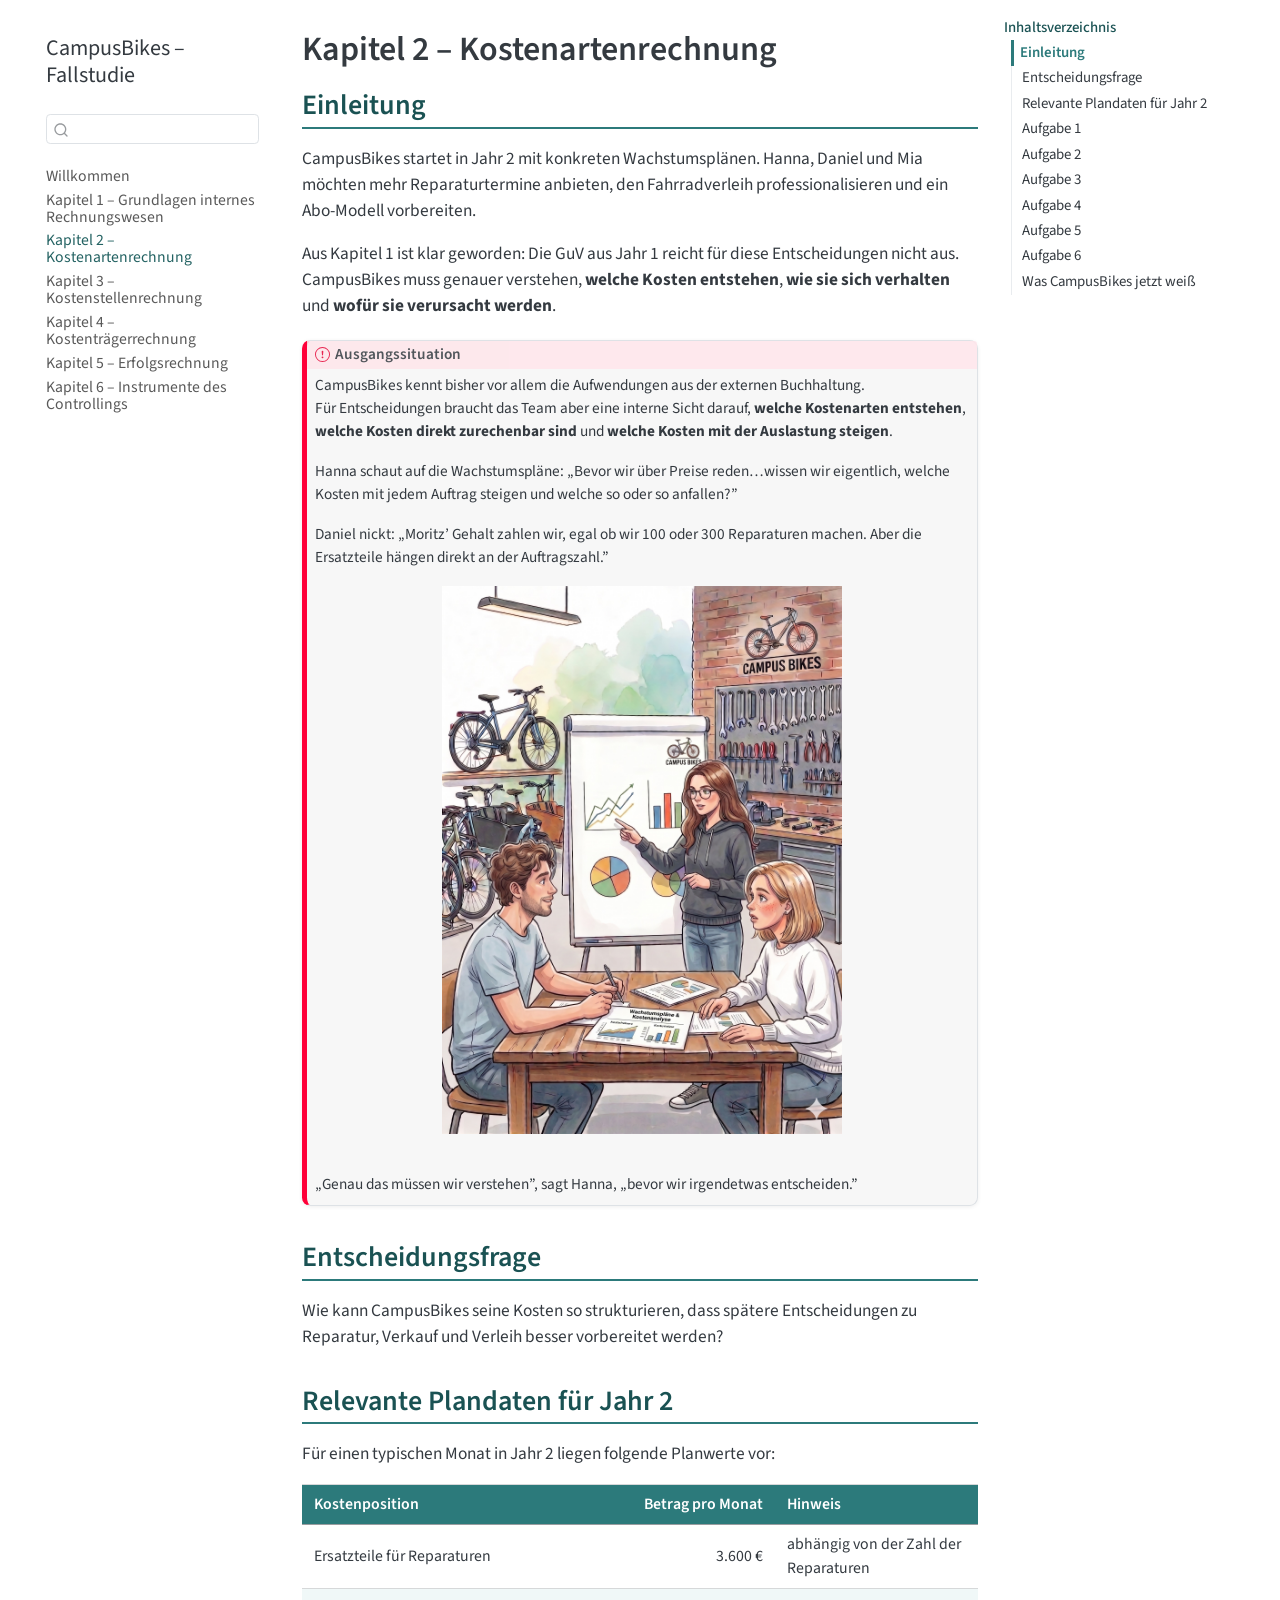
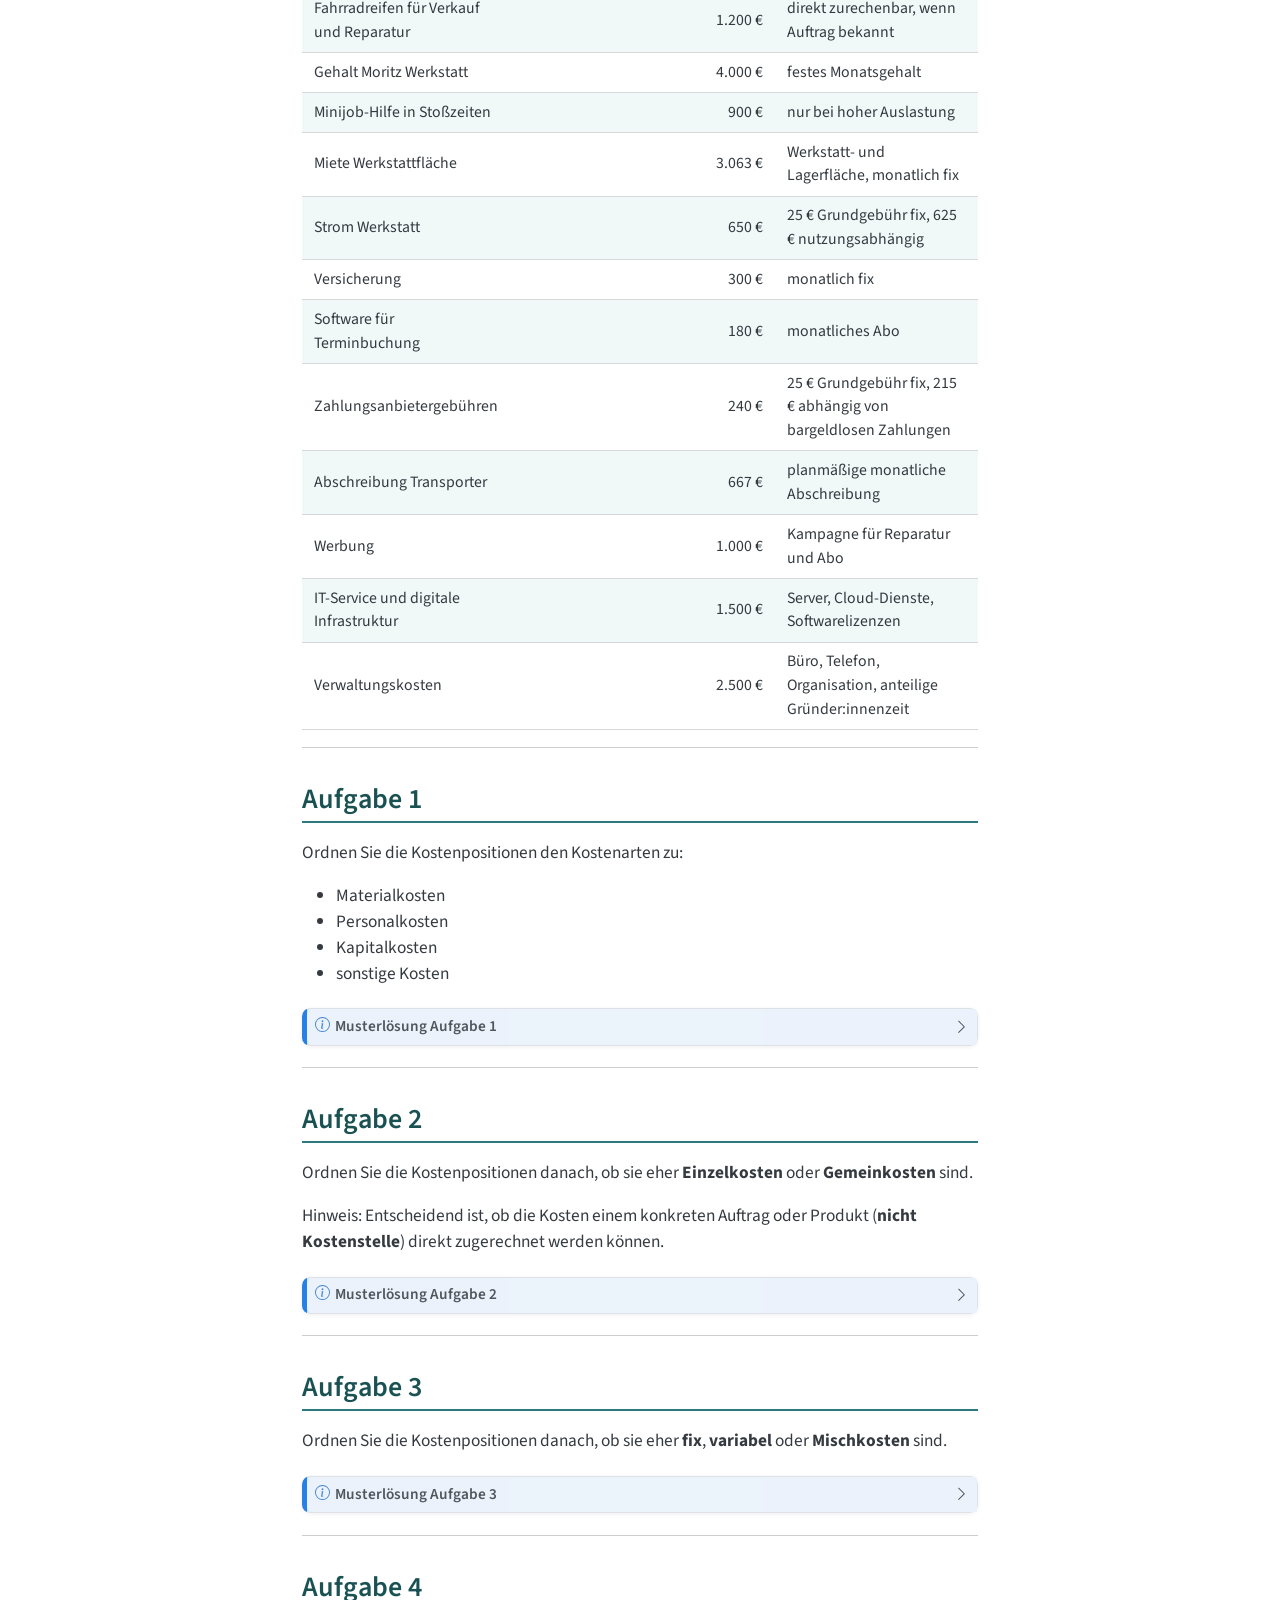
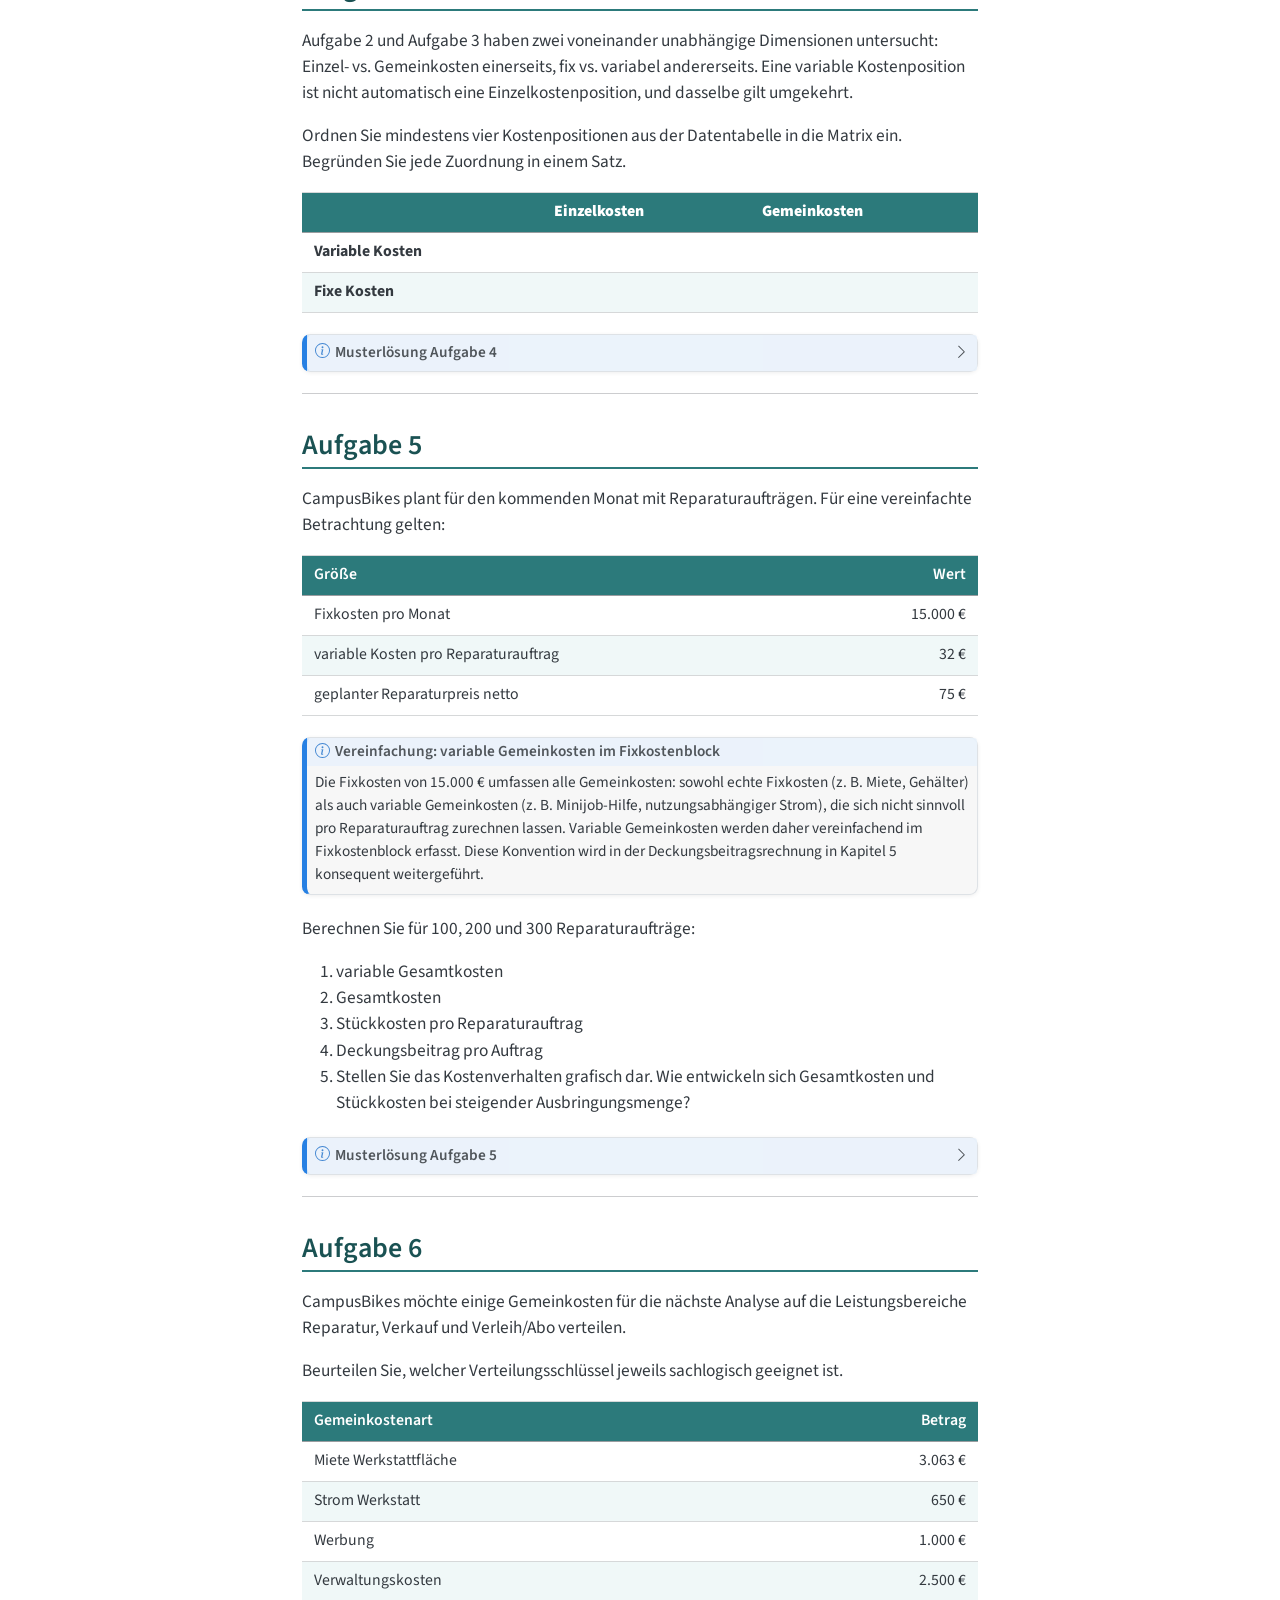
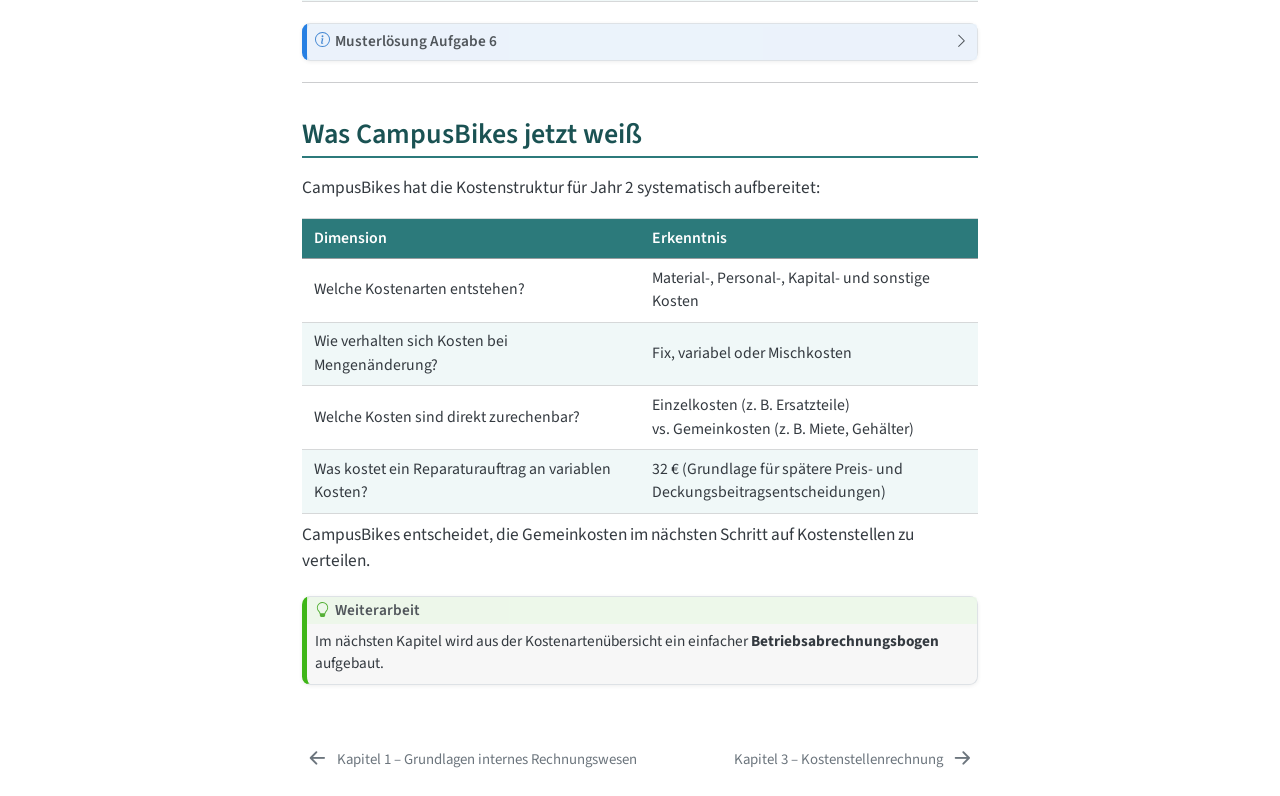
<file: docs/02-kostenarten.html>
<!DOCTYPE html>
<html xmlns="http://www.w3.org/1999/xhtml" lang="de" xml:lang="de"><head>

<meta charset="utf-8">
<meta name="generator" content="quarto-1.9.38">

<meta name="viewport" content="width=device-width, initial-scale=1.0, user-scalable=yes">


<title>Kapitel 2 – Kostenartenrechnung – CampusBikes – Fallstudie</title>
<style>
/* Default styles provided by pandoc.
** See https://pandoc.org/MANUAL.html#variables-for-html for config info.
*/
code{white-space: pre-wrap;}
span.smallcaps{font-variant: small-caps;}
div.columns{display: flex; gap: min(4vw, 1.5em);}
div.column{flex: auto; overflow-x: auto;}
div.hanging-indent{margin-left: 1.5em; text-indent: -1.5em;}
ul.task-list{list-style: none;}
ul.task-list li input[type="checkbox"] {
  width: 0.8em;
  margin: 0 0.8em 0.2em -1em; /* quarto-specific, see https://github.com/quarto-dev/quarto-cli/issues/4556 */ 
  vertical-align: middle;
}
</style>


<script src="site_libs/quarto-nav/quarto-nav.js"></script>
<script src="site_libs/quarto-nav/headroom.min.js"></script>
<script src="site_libs/clipboard/clipboard.min.js"></script>
<script src="site_libs/quarto-search/autocomplete.umd.js"></script>
<script src="site_libs/quarto-search/fuse.min.js"></script>
<script src="site_libs/quarto-search/quarto-search.js"></script>
<meta name="quarto:offset" content="./">
<link href="./03-kostenstellen.html" rel="next">
<link href="./01-grundlagen.html" rel="prev">
<link href="./assets/Logo_CampusBikes.png" rel="icon" type="image/png">
<script src="site_libs/quarto-html/quarto.js" type="module"></script>
<script src="site_libs/quarto-html/tabsets/tabsets.js" type="module"></script>
<script src="site_libs/quarto-html/popper.min.js"></script>
<script src="site_libs/quarto-html/tippy.umd.min.js"></script>
<script src="site_libs/quarto-html/anchor.min.js"></script>
<link href="site_libs/quarto-html/tippy.css" rel="stylesheet">
<link href="site_libs/quarto-html/quarto-syntax-highlighting-15634bcf2e68342d4ad2dfa704d543f6.css" rel="stylesheet" id="quarto-text-highlighting-styles">
<script src="site_libs/bootstrap/bootstrap.min.js"></script>
<link href="site_libs/bootstrap/bootstrap-icons.css" rel="stylesheet">
<link href="site_libs/bootstrap/bootstrap-a05f1c524aa1a3c8c757a0e8a1a1323f.min.css" rel="stylesheet" append-hash="true" id="quarto-bootstrap" data-mode="light">
<script src="site_libs/quarto-contrib/glightbox/glightbox.min.js"></script>
<link href="site_libs/quarto-contrib/glightbox/glightbox.min.css" rel="stylesheet">
<link href="site_libs/quarto-contrib/glightbox/lightbox.css" rel="stylesheet">
<script id="quarto-search-options" type="application/json">{
  "location": "sidebar",
  "copy-button": false,
  "collapse-after": 3,
  "panel-placement": "start",
  "type": "textbox",
  "limit": 50,
  "keyboard-shortcut": [
    "f",
    "/",
    "s"
  ],
  "show-item-context": false,
  "language": {
    "search-no-results-text": "Keine Treffer",
    "search-matching-documents-text": "Treffer",
    "search-copy-link-title": "Link in die Suche kopieren",
    "search-hide-matches-text": "Zusätzliche Treffer verbergen",
    "search-more-match-text": "weitere Treffer in diesem Dokument",
    "search-more-matches-text": "weitere Treffer in diesem Dokument",
    "search-clear-button-title": "Zurücksetzen",
    "search-text-placeholder": "",
    "search-detached-cancel-button-title": "Abbrechen",
    "search-submit-button-title": "Abschicken",
    "search-label": "Suchen"
  }
}</script>


</head>

<body class="nav-sidebar floating quarto-light">

<div id="quarto-search-results"></div>
  <header id="quarto-header" class="headroom fixed-top">
  <nav class="quarto-secondary-nav">
    <div class="container-fluid d-flex">
      <button type="button" class="quarto-btn-toggle btn" data-bs-toggle="collapse" role="button" data-bs-target=".quarto-sidebar-collapse-item" aria-controls="quarto-sidebar" aria-expanded="false" aria-label="Seitenleiste umschalten" onclick="if (window.quartoToggleHeadroom) { window.quartoToggleHeadroom(); }">
        <i class="bi bi-layout-text-sidebar-reverse"></i>
      </button>
        <nav class="quarto-page-breadcrumbs" aria-label="breadcrumb"><ol class="breadcrumb"><li class="breadcrumb-item"><a href="./02-kostenarten.html"><span class="chapter-title">Kapitel 2 – Kostenartenrechnung</span></a></li></ol></nav>
        <a class="flex-grow-1" role="navigation" data-bs-toggle="collapse" data-bs-target=".quarto-sidebar-collapse-item" aria-controls="quarto-sidebar" aria-expanded="false" aria-label="Seitenleiste umschalten" onclick="if (window.quartoToggleHeadroom) { window.quartoToggleHeadroom(); }">      
        </a>
      <button type="button" class="btn quarto-search-button" aria-label="Suchen" onclick="window.quartoOpenSearch();">
        <i class="bi bi-search"></i>
      </button>
    </div>
  </nav>
</header>
<!-- content -->
<div id="quarto-content" class="quarto-container page-columns page-rows-contents page-layout-article">
<!-- sidebar -->
  <nav id="quarto-sidebar" class="sidebar collapse collapse-horizontal quarto-sidebar-collapse-item sidebar-navigation floating overflow-auto">
    <div class="pt-lg-2 mt-2 text-left sidebar-header">
    <div class="sidebar-title mb-0 py-0">
      <a href="./">CampusBikes – Fallstudie</a> 
    </div>
      </div>
        <div class="mt-2 flex-shrink-0 align-items-center">
        <div class="sidebar-search">
        <div id="quarto-search" class="" title="Suchen"></div>
        </div>
        </div>
    <div class="sidebar-menu-container"> 
    <ul class="list-unstyled mt-1">
        <li class="sidebar-item">
  <div class="sidebar-item-container"> 
  <a href="./index.html" class="sidebar-item-text sidebar-link"><span class="chapter-title">Willkommen</span></a>
  </div>
</li>
        <li class="sidebar-item">
  <div class="sidebar-item-container"> 
  <a href="./01-grundlagen.html" class="sidebar-item-text sidebar-link"><span class="chapter-title">Kapitel 1 – Grundlagen internes Rechnungswesen</span></a>
  </div>
</li>
        <li class="sidebar-item">
  <div class="sidebar-item-container"> 
  <a href="./02-kostenarten.html" class="sidebar-item-text sidebar-link active"><span class="chapter-title">Kapitel 2 – Kostenartenrechnung</span></a>
  </div>
</li>
        <li class="sidebar-item">
  <div class="sidebar-item-container"> 
  <a href="./03-kostenstellen.html" class="sidebar-item-text sidebar-link"><span class="chapter-title">Kapitel 3 – Kostenstellenrechnung</span></a>
  </div>
</li>
        <li class="sidebar-item">
  <div class="sidebar-item-container"> 
  <a href="./04-kostentraeger.html" class="sidebar-item-text sidebar-link"><span class="chapter-title">Kapitel 4 – Kostenträgerrechnung</span></a>
  </div>
</li>
        <li class="sidebar-item">
  <div class="sidebar-item-container"> 
  <a href="./05-erfolgsrechnung.html" class="sidebar-item-text sidebar-link"><span class="chapter-title">Kapitel 5 – Erfolgsrechnung</span></a>
  </div>
</li>
        <li class="sidebar-item">
  <div class="sidebar-item-container"> 
  <a href="./06-controlling.html" class="sidebar-item-text sidebar-link"><span class="chapter-title">Kapitel 6 – Instrumente des Controllings</span></a>
  </div>
</li>
    </ul>
    </div>
</nav>
<div id="quarto-sidebar-glass" class="quarto-sidebar-collapse-item" data-bs-toggle="collapse" data-bs-target=".quarto-sidebar-collapse-item"></div>
<!-- margin-sidebar -->
    <div id="quarto-margin-sidebar" class="sidebar margin-sidebar">
        <nav id="TOC" role="doc-toc" class="toc-active">
    <h2 id="toc-title">Inhaltsverzeichnis</h2>
   
  <ul>
  <li><a href="#einleitung" id="toc-einleitung" class="nav-link active" data-scroll-target="#einleitung">Einleitung</a></li>
  <li><a href="#entscheidungsfrage" id="toc-entscheidungsfrage" class="nav-link" data-scroll-target="#entscheidungsfrage">Entscheidungsfrage</a></li>
  <li><a href="#relevante-plandaten-für-jahr-2" id="toc-relevante-plandaten-für-jahr-2" class="nav-link" data-scroll-target="#relevante-plandaten-für-jahr-2">Relevante Plandaten für Jahr 2</a></li>
  <li><a href="#aufgabe-1" id="toc-aufgabe-1" class="nav-link" data-scroll-target="#aufgabe-1">Aufgabe 1</a></li>
  <li><a href="#aufgabe-2" id="toc-aufgabe-2" class="nav-link" data-scroll-target="#aufgabe-2">Aufgabe 2</a></li>
  <li><a href="#aufgabe-3" id="toc-aufgabe-3" class="nav-link" data-scroll-target="#aufgabe-3">Aufgabe 3</a></li>
  <li><a href="#aufgabe-4" id="toc-aufgabe-4" class="nav-link" data-scroll-target="#aufgabe-4">Aufgabe 4</a></li>
  <li><a href="#aufgabe-5" id="toc-aufgabe-5" class="nav-link" data-scroll-target="#aufgabe-5">Aufgabe 5</a></li>
  <li><a href="#aufgabe-6" id="toc-aufgabe-6" class="nav-link" data-scroll-target="#aufgabe-6">Aufgabe 6</a></li>
  <li><a href="#was-campusbikes-jetzt-weiß" id="toc-was-campusbikes-jetzt-weiß" class="nav-link" data-scroll-target="#was-campusbikes-jetzt-weiß">Was CampusBikes jetzt weiß</a></li>
  </ul>
</nav>
    </div>
<!-- main -->
<main class="content" id="quarto-document-content">

<header id="title-block-header" class="quarto-title-block default">
<div class="quarto-title">
<h1 class="title"><span class="chapter-title">Kapitel 2 – Kostenartenrechnung</span></h1>
</div>



<div class="quarto-title-meta">

    
  
    
  </div>
  


</header>


<section id="einleitung" class="level2">
<h2 class="anchored" data-anchor-id="einleitung">Einleitung</h2>
<p>CampusBikes startet in Jahr 2 mit konkreten Wachstumsplänen. Hanna, Daniel und Mia möchten mehr Reparaturtermine anbieten, den Fahrradverleih professionalisieren und ein Abo-Modell vorbereiten.</p>
<p>Aus Kapitel 1 ist klar geworden: Die GuV aus Jahr 1 reicht für diese Entscheidungen nicht aus. CampusBikes muss genauer verstehen, <strong>welche Kosten entstehen</strong>, <strong>wie sie sich verhalten</strong> und <strong>wofür sie verursacht werden</strong>.</p>
<div class="callout callout-style-default callout-important callout-titled" title="Ausgangssituation">
<div class="callout-header d-flex align-content-center">
<div class="callout-icon-container">
<i class="callout-icon"></i>
</div>
<div class="callout-title-container flex-fill">
<span class="screen-reader-only">Wichtig</span>Ausgangssituation
</div>
</div>
<div class="callout-body-container callout-body">
<p>CampusBikes kennt bisher vor allem die Aufwendungen aus der externen Buchhaltung.<br>
Für Entscheidungen braucht das Team aber eine interne Sicht darauf, <strong>welche Kostenarten entstehen</strong>, <strong>welche Kosten direkt zurechenbar sind</strong> und <strong>welche Kosten mit der Auslastung steigen</strong>.</p>
<p>Hanna schaut auf die Wachstumspläne: „Bevor wir über Preise reden…wissen wir eigentlich, welche Kosten mit jedem Auftrag steigen und welche so oder so anfallen?”</p>
<p>Daniel nickt: „Moritz’ Gehalt zahlen wir, egal ob wir 100 oder 300 Reparaturen machen. Aber die Ersatzteile hängen direkt an der Auftragszahl.”</p>
<div class="quarto-figure quarto-figure-center">
<figure class="figure">
<p><a href="assets/Kapitel2.jpg" class="lightbox" data-gallery="quarto-lightbox-gallery-1"><img src="assets/Kapitel2.jpg" class="img-fluid quarto-figure quarto-figure-center figure-img" width="400"></a></p>
</figure>
</div>
<p>„Genau das müssen wir verstehen”, sagt Hanna, „bevor wir irgendetwas entscheiden.”</p>
</div>
</div>
</section>
<section id="entscheidungsfrage" class="level2">
<h2 class="anchored" data-anchor-id="entscheidungsfrage">Entscheidungsfrage</h2>
<p>Wie kann CampusBikes seine Kosten so strukturieren, dass spätere Entscheidungen zu Reparatur, Verkauf und Verleih besser vorbereitet werden?</p>
</section>
<section id="relevante-plandaten-für-jahr-2" class="level2">
<h2 class="anchored" data-anchor-id="relevante-plandaten-für-jahr-2">Relevante Plandaten für Jahr 2</h2>
<p>Für einen typischen Monat in Jahr 2 liegen folgende Planwerte vor:</p>
<table class="caption-top table">
<colgroup>
<col style="width: 30%">
<col style="width: 39%">
<col style="width: 30%">
</colgroup>
<thead>
<tr class="header">
<th>Kostenposition</th>
<th style="text-align: right;">Betrag pro Monat</th>
<th>Hinweis</th>
</tr>
</thead>
<tbody>
<tr class="odd">
<td>Ersatzteile für Reparaturen</td>
<td style="text-align: right;">3.600 €</td>
<td>abhängig von der Zahl der Reparaturen</td>
</tr>
<tr class="even">
<td>Fahrradreifen für Verkauf und Reparatur</td>
<td style="text-align: right;">1.200 €</td>
<td>direkt zurechenbar, wenn Auftrag bekannt</td>
</tr>
<tr class="odd">
<td>Gehalt Moritz Werkstatt</td>
<td style="text-align: right;">4.000 €</td>
<td>festes Monatsgehalt</td>
</tr>
<tr class="even">
<td>Minijob-Hilfe in Stoßzeiten</td>
<td style="text-align: right;">900 €</td>
<td>nur bei hoher Auslastung</td>
</tr>
<tr class="odd">
<td>Miete Werkstattfläche</td>
<td style="text-align: right;">3.063 €</td>
<td>Werkstatt- und Lagerfläche, monatlich fix</td>
</tr>
<tr class="even">
<td>Strom Werkstatt</td>
<td style="text-align: right;">650 €</td>
<td>25 € Grundgebühr fix, 625 € nutzungsabhängig</td>
</tr>
<tr class="odd">
<td>Versicherung</td>
<td style="text-align: right;">300 €</td>
<td>monatlich fix</td>
</tr>
<tr class="even">
<td>Software für Terminbuchung</td>
<td style="text-align: right;">180 €</td>
<td>monatliches Abo</td>
</tr>
<tr class="odd">
<td>Zahlungsanbietergebühren</td>
<td style="text-align: right;">240 €</td>
<td>25 € Grundgebühr fix, 215 € abhängig von bargeldlosen Zahlungen</td>
</tr>
<tr class="even">
<td>Abschreibung Transporter</td>
<td style="text-align: right;">667 €</td>
<td>planmäßige monatliche Abschreibung</td>
</tr>
<tr class="odd">
<td>Werbung</td>
<td style="text-align: right;">1.000 €</td>
<td>Kampagne für Reparatur und Abo</td>
</tr>
<tr class="even">
<td>IT-Service und digitale Infrastruktur</td>
<td style="text-align: right;">1.500 €</td>
<td>Server, Cloud-Dienste, Softwarelizenzen</td>
</tr>
<tr class="odd">
<td>Verwaltungskosten</td>
<td style="text-align: right;">2.500 €</td>
<td>Büro, Telefon, Organisation, anteilige Gründer:innenzeit</td>
</tr>
</tbody>
</table>
<hr>
</section>
<section id="aufgabe-1" class="level2">
<h2 class="anchored" data-anchor-id="aufgabe-1">Aufgabe 1</h2>
<p>Ordnen Sie die Kostenpositionen den Kostenarten zu:</p>
<ul>
<li>Materialkosten</li>
<li>Personalkosten</li>
<li>Kapitalkosten</li>
<li>sonstige Kosten</li>
</ul>
<div class="callout callout-style-default callout-note callout-titled" title="Musterlösung Aufgabe 1">
<div class="callout-header d-flex align-content-center collapsed" data-bs-toggle="collapse" data-bs-target=".callout-2-contents" aria-controls="callout-2" aria-expanded="false" aria-label="Toggle callout">
<div class="callout-icon-container">
<i class="callout-icon"></i>
</div>
<div class="callout-title-container flex-fill">
<span class="screen-reader-only">Hinweis</span>Musterlösung Aufgabe 1
</div>
<div class="callout-btn-toggle d-inline-block border-0 py-1 ps-1 pe-0 float-end"><i class="callout-toggle"></i></div>
</div>
<div id="callout-2" class="callout-2-contents callout-collapse collapse">
<div class="callout-body-container callout-body">
<table class="caption-top table">
<thead>
<tr class="header">
<th>Kostenposition</th>
<th>Kostenart</th>
</tr>
</thead>
<tbody>
<tr class="odd">
<td>Ersatzteile für Reparaturen</td>
<td>Materialkosten</td>
</tr>
<tr class="even">
<td>Fahrradreifen für Verkauf und Reparatur</td>
<td>Materialkosten</td>
</tr>
<tr class="odd">
<td>Gehalt Moritz Werkstatt</td>
<td>Personalkosten</td>
</tr>
<tr class="even">
<td>Minijob-Hilfe in Stoßzeiten</td>
<td>Personalkosten</td>
</tr>
<tr class="odd">
<td>Miete Werkstattfläche</td>
<td>sonstige Kosten</td>
</tr>
<tr class="even">
<td>Strom Werkstatt</td>
<td>sonstige Kosten</td>
</tr>
<tr class="odd">
<td>Versicherung</td>
<td>sonstige Kosten</td>
</tr>
<tr class="even">
<td>Software für Terminbuchung</td>
<td>sonstige Kosten</td>
</tr>
<tr class="odd">
<td>Zahlungsanbietergebühren</td>
<td>sonstige Kosten</td>
</tr>
<tr class="even">
<td>Abschreibung Transporter</td>
<td>Kapitalkosten</td>
</tr>
<tr class="odd">
<td>Werbung</td>
<td>sonstige Kosten</td>
</tr>
<tr class="even">
<td>IT-Service und digitale Infrastruktur</td>
<td>sonstige Kosten</td>
</tr>
<tr class="odd">
<td>Verwaltungskosten</td>
<td>sonstige Kosten</td>
</tr>
</tbody>
</table>
<p>Die Kostenartenrechnung beantwortet zunächst die Frage: <strong>Welche Kosten sind angefallen?</strong></p>
<p>Sie beantwortet noch nicht, <strong>wo</strong> die Kosten angefallen sind oder <strong>welcher Leistung</strong> sie zugeordnet werden sollen.</p>
</div>
</div>
</div>
<hr>
</section>
<section id="aufgabe-2" class="level2">
<h2 class="anchored" data-anchor-id="aufgabe-2">Aufgabe 2</h2>
<p>Ordnen Sie die Kostenpositionen danach, ob sie eher <strong>Einzelkosten</strong> oder <strong>Gemeinkosten</strong> sind.</p>
<p>Hinweis: Entscheidend ist, ob die Kosten einem konkreten Auftrag oder Produkt (<strong>nicht Kostenstelle</strong>) direkt zugerechnet werden können.</p>
<div class="callout callout-style-default callout-note callout-titled" title="Musterlösung Aufgabe 2">
<div class="callout-header d-flex align-content-center collapsed" data-bs-toggle="collapse" data-bs-target=".callout-3-contents" aria-controls="callout-3" aria-expanded="false" aria-label="Toggle callout">
<div class="callout-icon-container">
<i class="callout-icon"></i>
</div>
<div class="callout-title-container flex-fill">
<span class="screen-reader-only">Hinweis</span>Musterlösung Aufgabe 2
</div>
<div class="callout-btn-toggle d-inline-block border-0 py-1 ps-1 pe-0 float-end"><i class="callout-toggle"></i></div>
</div>
<div id="callout-3" class="callout-3-contents callout-collapse collapse">
<div class="callout-body-container callout-body">
<table class="caption-top table">
<colgroup>
<col style="width: 33%">
<col style="width: 33%">
<col style="width: 33%">
</colgroup>
<thead>
<tr class="header">
<th>Kostenposition</th>
<th>Einordnung</th>
<th>Begründung</th>
</tr>
</thead>
<tbody>
<tr class="odd">
<td>Ersatzteile für Reparaturen</td>
<td>Einzelkosten</td>
<td>direkt einem Reparaturauftrag zurechenbar</td>
</tr>
<tr class="even">
<td>Fahrradreifen für Verkauf und Reparatur</td>
<td>Einzelkosten</td>
<td>direkt einem Auftrag oder Verkauf zurechenbar</td>
</tr>
<tr class="odd">
<td>Gehalt Moritz Werkstatt</td>
<td>Gemeinkosten</td>
<td>Moritz arbeitet an vielen Aufträgen</td>
</tr>
<tr class="even">
<td>Minijob-Hilfe in Stoßzeiten</td>
<td>Gemeinkosten</td>
<td>unterstützt mehrere Aufträge</td>
</tr>
<tr class="odd">
<td>Miete Werkstattfläche</td>
<td>Gemeinkosten</td>
<td>nicht direkt einem einzelnen Auftrag zurechenbar</td>
</tr>
<tr class="even">
<td>Strom Werkstatt</td>
<td>Gemeinkosten</td>
<td>Nutzung verteilt sich auf viele Leistungen (theoretisch ggf. zurechenbar; dann aber dennoch unechte Gemeinkosten)</td>
</tr>
<tr class="odd">
<td>Versicherung</td>
<td>Gemeinkosten</td>
<td>allgemeine Absicherung</td>
</tr>
<tr class="even">
<td>Software für Terminbuchung</td>
<td>Gemeinkosten (unecht)</td>
<td>Flatrate-Abo, das alle Leistungsbereiche nutzen; technisch wäre eine Zurechnung pro Buchung möglich, aber die Pauschale erzeugt keine echte Kausalbeziehung pro Auftrag</td>
</tr>
<tr class="odd">
<td>Zahlungsanbietergebühren</td>
<td>Gemeinkosten (unecht)</td>
<td>Grundgebühr (→ Gemeinkosten) plus transaktionsabhängige Gebühr (→ technisch einem Auftrag zurechenbar); hier vereinfachend als Gesamtblock behandelt</td>
</tr>
<tr class="even">
<td>Abschreibung Transporter</td>
<td>Gemeinkosten</td>
<td>Transporter wird allgemein genutzt</td>
</tr>
<tr class="odd">
<td>Werbung</td>
<td>Gemeinkosten</td>
<td>wirkt auf mehrere Leistungen</td>
</tr>
<tr class="even">
<td>IT-Service und digitale Infrastruktur</td>
<td>Gemeinkosten</td>
<td>wird von allen Leistungsbereichen genutzt</td>
</tr>
<tr class="odd">
<td>Verwaltungskosten</td>
<td>Gemeinkosten</td>
<td>allgemeine Organisation</td>
</tr>
</tbody>
</table>
<p>Wichtig: Einzelkosten und variable Kosten sind <strong>nicht dasselbe</strong>.</p>
<p>Eine Kostenposition kann variabel sein, aber trotzdem Gemeinkostencharakter haben.</p>
</div>
</div>
</div>
<hr>
</section>
<section id="aufgabe-3" class="level2">
<h2 class="anchored" data-anchor-id="aufgabe-3">Aufgabe 3</h2>
<p>Ordnen Sie die Kostenpositionen danach, ob sie eher <strong>fix</strong>, <strong>variabel</strong> oder <strong>Mischkosten</strong> sind.</p>
<div class="callout callout-style-default callout-note callout-titled" title="Musterlösung Aufgabe 3">
<div class="callout-header d-flex align-content-center collapsed" data-bs-toggle="collapse" data-bs-target=".callout-4-contents" aria-controls="callout-4" aria-expanded="false" aria-label="Toggle callout">
<div class="callout-icon-container">
<i class="callout-icon"></i>
</div>
<div class="callout-title-container flex-fill">
<span class="screen-reader-only">Hinweis</span>Musterlösung Aufgabe 3
</div>
<div class="callout-btn-toggle d-inline-block border-0 py-1 ps-1 pe-0 float-end"><i class="callout-toggle"></i></div>
</div>
<div id="callout-4" class="callout-4-contents callout-collapse collapse">
<div class="callout-body-container callout-body">
<table class="caption-top table">
<colgroup>
<col style="width: 33%">
<col style="width: 33%">
<col style="width: 33%">
</colgroup>
<thead>
<tr class="header">
<th>Kostenposition</th>
<th>Kostenverhalten</th>
<th>Begründung</th>
</tr>
</thead>
<tbody>
<tr class="odd">
<td>Ersatzteile für Reparaturen</td>
<td>variabel</td>
<td>steigen mit der Zahl der Reparaturen</td>
</tr>
<tr class="even">
<td>Fahrradreifen für Verkauf und Reparatur</td>
<td>variabel</td>
<td>steigen mit Verkauf oder Reparaturbedarf</td>
</tr>
<tr class="odd">
<td>Gehalt Moritz Werkstatt</td>
<td>fix</td>
<td>monatlich unabhängig von der Auslastung</td>
</tr>
<tr class="even">
<td>Minijob-Hilfe in Stoßzeiten</td>
<td>sprungfix / variabel diskutierbar</td>
<td>fällt erst bei höherer Auslastung an</td>
</tr>
<tr class="odd">
<td>Miete Werkstattfläche</td>
<td>fix</td>
<td>unabhängig von der Auftragszahl</td>
</tr>
<tr class="even">
<td>Strom Werkstatt</td>
<td>Mischkosten</td>
<td>Grundverbrauch plus nutzungsabhängiger Anteil</td>
</tr>
<tr class="odd">
<td>Versicherung</td>
<td>fix</td>
<td>monatlich unabhängig von der Leistung</td>
</tr>
<tr class="even">
<td>Software für Terminbuchung</td>
<td>fix</td>
<td>monatliches Abo</td>
</tr>
<tr class="odd">
<td>Zahlungsanbietergebühren</td>
<td>Mischkosten</td>
<td>monatliche Grundgebühr (fix) plus transaktionsabhängige Komponente (variabel)</td>
</tr>
<tr class="even">
<td>Abschreibung Transporter</td>
<td>fix</td>
<td>planmäßig unabhängig von aktueller Nutzung</td>
</tr>
<tr class="odd">
<td>Werbung</td>
<td>fix / entscheidungsabhängig</td>
<td>Kampagnenbudget unabhängig vom einzelnen Auftrag</td>
</tr>
<tr class="even">
<td>IT-Service und digitale Infrastruktur</td>
<td>fix</td>
<td>monatliche Lizenz- und Systemkosten unabhängig von der Auslastung</td>
</tr>
<tr class="odd">
<td>Verwaltungskosten</td>
<td>überwiegend fix</td>
<td>fallen unabhängig vom einzelnen Auftrag an</td>
</tr>
</tbody>
</table>
<p>Die Einordnung ist teilweise diskussionsfähig. Entscheidend ist, dass die Begründung sachlogisch passt.</p>
</div>
</div>
</div>
<hr>
</section>
<section id="aufgabe-4" class="level2">
<h2 class="anchored" data-anchor-id="aufgabe-4">Aufgabe 4</h2>
<p>Aufgabe 2 und Aufgabe 3 haben zwei voneinander unabhängige Dimensionen untersucht: Einzel- vs.&nbsp;Gemeinkosten einerseits, fix vs.&nbsp;variabel andererseits. Eine variable Kostenposition ist nicht automatisch eine Einzelkostenposition, und dasselbe gilt umgekehrt.</p>
<p>Ordnen Sie mindestens vier Kostenpositionen aus der Datentabelle in die Matrix ein. Begründen Sie jede Zuordnung in einem Satz.</p>
<table class="caption-top table">
<thead>
<tr class="header">
<th></th>
<th><strong>Einzelkosten</strong></th>
<th><strong>Gemeinkosten</strong></th>
</tr>
</thead>
<tbody>
<tr class="odd">
<td><strong>Variable Kosten</strong></td>
<td></td>
<td></td>
</tr>
<tr class="even">
<td><strong>Fixe Kosten</strong></td>
<td></td>
<td></td>
</tr>
</tbody>
</table>
<div class="callout callout-style-default callout-note callout-titled" title="Musterlösung Aufgabe 4">
<div class="callout-header d-flex align-content-center collapsed" data-bs-toggle="collapse" data-bs-target=".callout-5-contents" aria-controls="callout-5" aria-expanded="false" aria-label="Toggle callout">
<div class="callout-icon-container">
<i class="callout-icon"></i>
</div>
<div class="callout-title-container flex-fill">
<span class="screen-reader-only">Hinweis</span>Musterlösung Aufgabe 4
</div>
<div class="callout-btn-toggle d-inline-block border-0 py-1 ps-1 pe-0 float-end"><i class="callout-toggle"></i></div>
</div>
<div id="callout-5" class="callout-5-contents callout-collapse collapse">
<div class="callout-body-container callout-body">
<table class="caption-top table">
<colgroup>
<col style="width: 33%">
<col style="width: 33%">
<col style="width: 33%">
</colgroup>
<thead>
<tr class="header">
<th></th>
<th><strong>Einzelkosten</strong></th>
<th><strong>Gemeinkosten</strong></th>
</tr>
</thead>
<tbody>
<tr class="odd">
<td><strong>Variable Kosten</strong></td>
<td>Ersatzteile für Reparaturen</td>
<td>Minijob-Hilfe in Stoßzeiten</td>
</tr>
<tr class="even">
<td><strong>Fixe Kosten</strong></td>
<td>—</td>
<td>Miete Werkstattfläche, Gehalt Moritz Werkstatt</td>
</tr>
</tbody>
</table>
<p>Die Kombination „fixe Einzelkosten” tritt im CampusBikes-Beispiel nicht auf. Sie ist theoretisch möglich (etwa bei einer Spezialmaschine, die exklusiv für einen Auftragstyp gemietet wird), in der Praxis aber selten.</p>
<p><strong>Kernbotschaft:</strong> Variable Kosten sind nicht automatisch Einzelkosten, und Gemeinkosten können fix oder variabel sein. Für kurzfristige Preisentscheidungen sind die variablen Kosten maßgeblich – unabhängig davon, ob es sich um Einzel- oder Gemeinkosten handelt.</p>
</div>
</div>
</div>
<hr>
</section>
<section id="aufgabe-5" class="level2">
<h2 class="anchored" data-anchor-id="aufgabe-5">Aufgabe 5</h2>
<p>CampusBikes plant für den kommenden Monat mit Reparaturaufträgen. Für eine vereinfachte Betrachtung gelten:</p>
<table class="caption-top table">
<thead>
<tr class="header">
<th>Größe</th>
<th style="text-align: right;">Wert</th>
</tr>
</thead>
<tbody>
<tr class="odd">
<td>Fixkosten pro Monat</td>
<td style="text-align: right;">15.000 €</td>
</tr>
<tr class="even">
<td>variable Kosten pro Reparaturauftrag</td>
<td style="text-align: right;">32 €</td>
</tr>
<tr class="odd">
<td>geplanter Reparaturpreis netto</td>
<td style="text-align: right;">75 €</td>
</tr>
</tbody>
</table>
<div class="callout callout-style-default callout-note callout-titled" title="Vereinfachung: variable Gemeinkosten im Fixkostenblock">
<div class="callout-header d-flex align-content-center">
<div class="callout-icon-container">
<i class="callout-icon"></i>
</div>
<div class="callout-title-container flex-fill">
<span class="screen-reader-only">Hinweis</span>Vereinfachung: variable Gemeinkosten im Fixkostenblock
</div>
</div>
<div class="callout-body-container callout-body">
<p>Die Fixkosten von 15.000 € umfassen alle Gemeinkosten: sowohl echte Fixkosten (z. B. Miete, Gehälter) als auch variable Gemeinkosten (z. B. Minijob-Hilfe, nutzungsabhängiger Strom), die sich nicht sinnvoll pro Reparaturauftrag zurechnen lassen. Variable Gemeinkosten werden daher vereinfachend im Fixkostenblock erfasst. Diese Konvention wird in der Deckungsbeitragsrechnung in Kapitel 5 konsequent weitergeführt.</p>
</div>
</div>
<p>Berechnen Sie für 100, 200 und 300 Reparaturaufträge:</p>
<ol type="1">
<li>variable Gesamtkosten</li>
<li>Gesamtkosten</li>
<li>Stückkosten pro Reparaturauftrag</li>
<li>Deckungsbeitrag pro Auftrag</li>
<li>Stellen Sie das Kostenverhalten grafisch dar. Wie entwickeln sich Gesamtkosten und Stückkosten bei steigender Ausbringungsmenge?</li>
</ol>
<div class="callout callout-style-default callout-note callout-titled" title="Musterlösung Aufgabe 5">
<div class="callout-header d-flex align-content-center collapsed" data-bs-toggle="collapse" data-bs-target=".callout-7-contents" aria-controls="callout-7" aria-expanded="false" aria-label="Toggle callout">
<div class="callout-icon-container">
<i class="callout-icon"></i>
</div>
<div class="callout-title-container flex-fill">
<span class="screen-reader-only">Hinweis</span>Musterlösung Aufgabe 5
</div>
<div class="callout-btn-toggle d-inline-block border-0 py-1 ps-1 pe-0 float-end"><i class="callout-toggle"></i></div>
</div>
<div id="callout-7" class="callout-7-contents callout-collapse collapse">
<div class="callout-body-container callout-body">
<table class="caption-top table">
<colgroup>
<col style="width: 20%">
<col style="width: 20%">
<col style="width: 20%">
<col style="width: 20%">
<col style="width: 20%">
</colgroup>
<thead>
<tr class="header">
<th style="text-align: right;">Reparaturen</th>
<th style="text-align: right;">variable Gesamtkosten</th>
<th style="text-align: right;">Gesamtkosten</th>
<th style="text-align: right;">Stückkosten</th>
<th style="text-align: right;">Deckungsbeitrag pro Auftrag</th>
</tr>
</thead>
<tbody>
<tr class="odd">
<td style="text-align: right;">100</td>
<td style="text-align: right;">3.200 €</td>
<td style="text-align: right;">18.200 €</td>
<td style="text-align: right;">182,00 €</td>
<td style="text-align: right;">43 €</td>
</tr>
<tr class="even">
<td style="text-align: right;">200</td>
<td style="text-align: right;">6.400 €</td>
<td style="text-align: right;">21.400 €</td>
<td style="text-align: right;">107,00 €</td>
<td style="text-align: right;">43 €</td>
</tr>
<tr class="odd">
<td style="text-align: right;">300</td>
<td style="text-align: right;">9.600 €</td>
<td style="text-align: right;">24.600 €</td>
<td style="text-align: right;">82,00 €</td>
<td style="text-align: right;">43 €</td>
</tr>
</tbody>
</table>
<p>Rechenweg:</p>
<ul>
<li>variable Gesamtkosten = Menge × 32 €</li>
<li>Gesamtkosten = Fixkosten + variable Gesamtkosten</li>
<li>Stückkosten = Gesamtkosten / Menge</li>
<li>Deckungsbeitrag pro Auftrag = Preis – variable Kosten = 75 € – 32 € = <strong>43 €</strong></li>
</ul>
<p><strong>Grafische Darstellung:</strong></p>
<div class="cell">
<div class="cell-output-display">
<div class="quarto-figure quarto-figure-center">
<figure class="figure">
<p><a href="02-kostenarten_files/figure-html/unnamed-chunk-1-1.png" class="lightbox" data-gallery="quarto-lightbox-gallery-2" title="Kostenverhalten im Reparaturbereich – Gesamtkosten"><img src="02-kostenarten_files/figure-html/unnamed-chunk-1-1.png" class="img-fluid figure-img" width="672" alt="Kostenverhalten im Reparaturbereich – Gesamtkosten"></a></p>
<figcaption>Kostenverhalten im Reparaturbereich – Gesamtkosten</figcaption>
</figure>
</div>
</div>
</div>
<div class="cell">
<div class="cell-output-display">
<div class="quarto-figure quarto-figure-center">
<figure class="figure">
<p><a href="02-kostenarten_files/figure-html/unnamed-chunk-2-1.png" class="lightbox" data-gallery="quarto-lightbox-gallery-3" title="Stückkosten sinken mit steigender Ausbringungsmenge"><img src="02-kostenarten_files/figure-html/unnamed-chunk-2-1.png" class="img-fluid figure-img" width="672" alt="Stückkosten sinken mit steigender Ausbringungsmenge"></a></p>
<figcaption>Stückkosten sinken mit steigender Ausbringungsmenge</figcaption>
</figure>
</div>
</div>
</div>
<p>Die Gesamtkosten steigen linear mit der Ausbringungsmenge. Die Stückkosten sinken, weil sich die Fixkosten auf immer mehr Aufträge verteilen. Sie nähern sich asymptotisch den variablen Stückkosten (32 €) an.</p>
<p>Für CampusBikes bedeutet das: Eine höhere Auslastung senkt die Stückkosten und verbessert die Wirtschaftlichkeit, solange ausreichend Kapazität vorhanden ist.</p>
</div>
</div>
</div>
<hr>
</section>
<section id="aufgabe-6" class="level2">
<h2 class="anchored" data-anchor-id="aufgabe-6">Aufgabe 6</h2>
<p>CampusBikes möchte einige Gemeinkosten für die nächste Analyse auf die Leistungsbereiche Reparatur, Verkauf und Verleih/Abo verteilen.</p>
<p>Beurteilen Sie, welcher Verteilungsschlüssel jeweils sachlogisch geeignet ist.</p>
<table class="caption-top table">
<thead>
<tr class="header">
<th>Gemeinkostenart</th>
<th style="text-align: right;">Betrag</th>
</tr>
</thead>
<tbody>
<tr class="odd">
<td>Miete Werkstattfläche</td>
<td style="text-align: right;">3.063 €</td>
</tr>
<tr class="even">
<td>Strom Werkstatt</td>
<td style="text-align: right;">650 €</td>
</tr>
<tr class="odd">
<td>Werbung</td>
<td style="text-align: right;">1.000 €</td>
</tr>
<tr class="even">
<td>Verwaltungskosten</td>
<td style="text-align: right;">2.500 €</td>
</tr>
</tbody>
</table>
<div class="callout callout-style-default callout-note callout-titled" title="Musterlösung Aufgabe 6">
<div class="callout-header d-flex align-content-center collapsed" data-bs-toggle="collapse" data-bs-target=".callout-8-contents" aria-controls="callout-8" aria-expanded="false" aria-label="Toggle callout">
<div class="callout-icon-container">
<i class="callout-icon"></i>
</div>
<div class="callout-title-container flex-fill">
<span class="screen-reader-only">Hinweis</span>Musterlösung Aufgabe 6
</div>
<div class="callout-btn-toggle d-inline-block border-0 py-1 ps-1 pe-0 float-end"><i class="callout-toggle"></i></div>
</div>
<div id="callout-8" class="callout-8-contents callout-collapse collapse">
<div class="callout-body-container callout-body">
<table class="caption-top table">
<colgroup>
<col style="width: 33%">
<col style="width: 33%">
<col style="width: 33%">
</colgroup>
<thead>
<tr class="header">
<th>Gemeinkostenart</th>
<th>geeigneter Schlüssel</th>
<th>Begründung</th>
</tr>
</thead>
<tbody>
<tr class="odd">
<td>Miete Werkstattfläche</td>
<td>genutzte Fläche</td>
<td>Raumkosten entstehen durch Flächennutzung</td>
</tr>
<tr class="even">
<td>Strom Werkstatt</td>
<td>Maschinenstunden / Nutzungszeit</td>
<td>Strom hängt teilweise von der Nutzung der Werkstatt ab</td>
</tr>
<tr class="odd">
<td>Werbung</td>
<td>Kampagnenfokus</td>
<td>Werbung sollte dort belastet werden, wo sie Wirkung erzeugen soll</td>
</tr>
<tr class="even">
<td>Verwaltungskosten</td>
<td>Anzahl Vorgänge</td>
<td>Verwaltung entsteht häufig durch Bestellungen, Rechnungen, Termine und Kundenkontakte</td>
</tr>
</tbody>
</table>
<p>Es gibt nicht immer genau einen richtigen Schlüssel.</p>
<p>Wichtig ist, dass der Schlüssel wirtschaftlich nachvollziehbar ist und nicht nur rechnerisch bequem gewählt wird.</p>
</div>
</div>
</div>
<hr>
</section>
<section id="was-campusbikes-jetzt-weiß" class="level2">
<h2 class="anchored" data-anchor-id="was-campusbikes-jetzt-weiß">Was CampusBikes jetzt weiß</h2>
<p>CampusBikes hat die Kostenstruktur für Jahr 2 systematisch aufbereitet:</p>
<table class="caption-top table">
<colgroup>
<col style="width: 50%">
<col style="width: 50%">
</colgroup>
<thead>
<tr class="header">
<th>Dimension</th>
<th>Erkenntnis</th>
</tr>
</thead>
<tbody>
<tr class="odd">
<td>Welche Kostenarten entstehen?</td>
<td>Material-, Personal-, Kapital- und sonstige Kosten</td>
</tr>
<tr class="even">
<td>Wie verhalten sich Kosten bei Mengenänderung?</td>
<td>Fix, variabel oder Mischkosten</td>
</tr>
<tr class="odd">
<td>Welche Kosten sind direkt zurechenbar?</td>
<td>Einzelkosten (z. B. Ersatzteile) vs.&nbsp;Gemeinkosten (z. B. Miete, Gehälter)</td>
</tr>
<tr class="even">
<td>Was kostet ein Reparaturauftrag an variablen Kosten?</td>
<td>32 € (Grundlage für spätere Preis- und Deckungsbeitragsentscheidungen)</td>
</tr>
</tbody>
</table>
<p>CampusBikes entscheidet, die Gemeinkosten im nächsten Schritt auf Kostenstellen zu verteilen.</p>
<div class="callout callout-style-default callout-tip callout-titled" title="Weiterarbeit">
<div class="callout-header d-flex align-content-center">
<div class="callout-icon-container">
<i class="callout-icon"></i>
</div>
<div class="callout-title-container flex-fill">
<span class="screen-reader-only">Tipp</span>Weiterarbeit
</div>
</div>
<div class="callout-body-container callout-body">
<p>Im nächsten Kapitel wird aus der Kostenartenübersicht ein einfacher <strong>Betriebsabrechnungsbogen</strong> aufgebaut.</p>
</div>
</div>


</section>

</main> <!-- /main -->
<script id="quarto-html-after-body" type="application/javascript">
  window.document.addEventListener("DOMContentLoaded", function (event) {
    const icon = "";
    const anchorJS = new window.AnchorJS();
    anchorJS.options = {
      placement: 'right',
      icon: icon
    };
    anchorJS.add('.anchored');
    const isCodeAnnotation = (el) => {
      for (const clz of el.classList) {
        if (clz.startsWith('code-annotation-')) {                     
          return true;
        }
      }
      return false;
    }
    const onCopySuccess = function(e) {
      // button target
      const button = e.trigger;
      // don't keep focus
      button.blur();
      // flash "checked"
      button.classList.add('code-copy-button-checked');
      var currentTitle = button.getAttribute("title");
      button.setAttribute("title", "Kopiert");
      let tooltip;
      if (window.bootstrap) {
        button.setAttribute("data-bs-toggle", "tooltip");
        button.setAttribute("data-bs-placement", "left");
        button.setAttribute("data-bs-title", "Kopiert");
        tooltip = new bootstrap.Tooltip(button, 
          { trigger: "manual", 
            customClass: "code-copy-button-tooltip",
            offset: [0, -8]});
        tooltip.show();    
      }
      setTimeout(function() {
        if (tooltip) {
          tooltip.hide();
          button.removeAttribute("data-bs-title");
          button.removeAttribute("data-bs-toggle");
          button.removeAttribute("data-bs-placement");
        }
        button.setAttribute("title", currentTitle);
        button.classList.remove('code-copy-button-checked');
      }, 1000);
      // clear code selection
      e.clearSelection();
    }
    const getTextToCopy = function(trigger) {
      const outerScaffold = trigger.parentElement.cloneNode(true);
      const codeEl = outerScaffold.querySelector('code');
      for (const childEl of codeEl.children) {
        if (isCodeAnnotation(childEl)) {
          childEl.remove();
        }
      }
      return codeEl.innerText;
    }
    const clipboard = new window.ClipboardJS('.code-copy-button:not([data-in-quarto-modal])', {
      text: getTextToCopy
    });
    clipboard.on('success', onCopySuccess);
    if (window.document.getElementById('quarto-embedded-source-code-modal')) {
      const clipboardModal = new window.ClipboardJS('.code-copy-button[data-in-quarto-modal]', {
        text: getTextToCopy,
        container: window.document.getElementById('quarto-embedded-source-code-modal')
      });
      clipboardModal.on('success', onCopySuccess);
    }
      var localhostRegex = new RegExp(/^(?:http|https):\/\/localhost\:?[0-9]*\//);
      var mailtoRegex = new RegExp(/^mailto:/);
        var filterRegex = new RegExp('/' + window.location.host + '/');
      var isInternal = (href) => {
          return filterRegex.test(href) || localhostRegex.test(href) || mailtoRegex.test(href);
      }
      // Inspect non-navigation links and adorn them if external
     var links = window.document.querySelectorAll('a[href]:not(.nav-link):not(.navbar-brand):not(.toc-action):not(.sidebar-link):not(.sidebar-item-toggle):not(.pagination-link):not(.no-external):not([aria-hidden]):not(.dropdown-item):not(.quarto-navigation-tool):not(.about-link)');
      for (var i=0; i<links.length; i++) {
        const link = links[i];
        if (!isInternal(link.href)) {
          // undo the damage that might have been done by quarto-nav.js in the case of
          // links that we want to consider external
          if (link.dataset.originalHref !== undefined) {
            link.href = link.dataset.originalHref;
          }
        }
      }
    function tippyHover(el, contentFn, onTriggerFn, onUntriggerFn) {
      const config = {
        allowHTML: true,
        maxWidth: 500,
        delay: 100,
        arrow: false,
        appendTo: function(el) {
            return el.parentElement;
        },
        interactive: true,
        interactiveBorder: 10,
        theme: 'quarto',
        placement: 'bottom-start',
      };
      if (contentFn) {
        config.content = contentFn;
      }
      if (onTriggerFn) {
        config.onTrigger = onTriggerFn;
      }
      if (onUntriggerFn) {
        config.onUntrigger = onUntriggerFn;
      }
      window.tippy(el, config); 
    }
    const noterefs = window.document.querySelectorAll('a[role="doc-noteref"]');
    for (var i=0; i<noterefs.length; i++) {
      const ref = noterefs[i];
      tippyHover(ref, function() {
        // use id or data attribute instead here
        let href = ref.getAttribute('data-footnote-href') || ref.getAttribute('href');
        try { href = new URL(href).hash; } catch {}
        const id = href.replace(/^#\/?/, "");
        const note = window.document.getElementById(id);
        if (note) {
          return note.innerHTML;
        } else {
          return "";
        }
      });
    }
    const xrefs = window.document.querySelectorAll('a.quarto-xref');
    const processXRef = (id, note) => {
      // Strip column container classes
      const stripColumnClz = (el) => {
        el.classList.remove("page-full", "page-columns");
        if (el.children) {
          for (const child of el.children) {
            stripColumnClz(child);
          }
        }
      }
      stripColumnClz(note)
      if (id === null || id.startsWith('sec-')) {
        // Special case sections, only their first couple elements
        const container = document.createElement("div");
        if (note.children && note.children.length > 2) {
          container.appendChild(note.children[0].cloneNode(true));
          for (let i = 1; i < note.children.length; i++) {
            const child = note.children[i];
            if (child.tagName === "P" && child.innerText === "") {
              continue;
            } else {
              container.appendChild(child.cloneNode(true));
              break;
            }
          }
          if (window.Quarto?.typesetMath) {
            window.Quarto.typesetMath(container);
          }
          return container.innerHTML
        } else {
          if (window.Quarto?.typesetMath) {
            window.Quarto.typesetMath(note);
          }
          return note.innerHTML;
        }
      } else {
        // Remove any anchor links if they are present
        const anchorLink = note.querySelector('a.anchorjs-link');
        if (anchorLink) {
          anchorLink.remove();
        }
        if (window.Quarto?.typesetMath) {
          window.Quarto.typesetMath(note);
        }
        if (note.classList.contains("callout")) {
          return note.outerHTML;
        } else {
          return note.innerHTML;
        }
      }
    }
    for (var i=0; i<xrefs.length; i++) {
      const xref = xrefs[i];
      tippyHover(xref, undefined, function(instance) {
        instance.disable();
        let url = xref.getAttribute('href');
        let hash = undefined; 
        if (url.startsWith('#')) {
          hash = url;
        } else {
          try { hash = new URL(url).hash; } catch {}
        }
        if (hash) {
          const id = hash.replace(/^#\/?/, "");
          const note = window.document.getElementById(id);
          if (note !== null) {
            try {
              const html = processXRef(id, note.cloneNode(true));
              instance.setContent(html);
            } finally {
              instance.enable();
              instance.show();
            }
          } else {
            // See if we can fetch this
            fetch(url.split('#')[0])
            .then(res => res.text())
            .then(html => {
              const parser = new DOMParser();
              const htmlDoc = parser.parseFromString(html, "text/html");
              const note = htmlDoc.getElementById(id);
              if (note !== null) {
                const html = processXRef(id, note);
                instance.setContent(html);
              } 
            }).finally(() => {
              instance.enable();
              instance.show();
            });
          }
        } else {
          // See if we can fetch a full url (with no hash to target)
          // This is a special case and we should probably do some content thinning / targeting
          fetch(url)
          .then(res => res.text())
          .then(html => {
            const parser = new DOMParser();
            const htmlDoc = parser.parseFromString(html, "text/html");
            const note = htmlDoc.querySelector('main.content');
            if (note !== null) {
              // This should only happen for chapter cross references
              // (since there is no id in the URL)
              // remove the first header
              if (note.children.length > 0 && note.children[0].tagName === "HEADER") {
                note.children[0].remove();
              }
              const html = processXRef(null, note);
              instance.setContent(html);
            } 
          }).finally(() => {
            instance.enable();
            instance.show();
          });
        }
      }, function(instance) {
      });
    }
        let selectedAnnoteEl;
        const selectorForAnnotation = ( cell, annotation) => {
          let cellAttr = 'data-code-cell="' + cell + '"';
          let lineAttr = 'data-code-annotation="' +  annotation + '"';
          const selector = 'span[' + cellAttr + '][' + lineAttr + ']';
          return selector;
        }
        const selectCodeLines = (annoteEl) => {
          const doc = window.document;
          const targetCell = annoteEl.getAttribute("data-target-cell");
          const targetAnnotation = annoteEl.getAttribute("data-target-annotation");
          const annoteSpan = window.document.querySelector(selectorForAnnotation(targetCell, targetAnnotation));
          const lines = annoteSpan.getAttribute("data-code-lines").split(",");
          const lineIds = lines.map((line) => {
            return targetCell + "-" + line;
          })
          let top = null;
          let height = null;
          let parent = null;
          if (lineIds.length > 0) {
              //compute the position of the single el (top and bottom and make a div)
              const el = window.document.getElementById(lineIds[0]);
              top = el.offsetTop;
              height = el.offsetHeight;
              parent = el.parentElement.parentElement;
            if (lineIds.length > 1) {
              const lastEl = window.document.getElementById(lineIds[lineIds.length - 1]);
              const bottom = lastEl.offsetTop + lastEl.offsetHeight;
              height = bottom - top;
            }
            if (top !== null && height !== null && parent !== null) {
              // cook up a div (if necessary) and position it 
              let div = window.document.getElementById("code-annotation-line-highlight");
              if (div === null) {
                div = window.document.createElement("div");
                div.setAttribute("id", "code-annotation-line-highlight");
                div.style.position = 'absolute';
                parent.appendChild(div);
              }
              div.style.top = top - 2 + "px";
              div.style.height = height + 4 + "px";
              div.style.left = 0;
              let gutterDiv = window.document.getElementById("code-annotation-line-highlight-gutter");
              if (gutterDiv === null) {
                gutterDiv = window.document.createElement("div");
                gutterDiv.setAttribute("id", "code-annotation-line-highlight-gutter");
                gutterDiv.style.position = 'absolute';
                const codeCell = window.document.getElementById(targetCell);
                const gutter = codeCell.querySelector('.code-annotation-gutter');
                gutter.appendChild(gutterDiv);
              }
              gutterDiv.style.top = top - 2 + "px";
              gutterDiv.style.height = height + 4 + "px";
            }
            selectedAnnoteEl = annoteEl;
          }
        };
        const unselectCodeLines = () => {
          const elementsIds = ["code-annotation-line-highlight", "code-annotation-line-highlight-gutter"];
          elementsIds.forEach((elId) => {
            const div = window.document.getElementById(elId);
            if (div) {
              div.remove();
            }
          });
          selectedAnnoteEl = undefined;
        };
          // Handle positioning of the toggle
      window.addEventListener(
        "resize",
        throttle(() => {
          elRect = undefined;
          if (selectedAnnoteEl) {
            selectCodeLines(selectedAnnoteEl);
          }
        }, 10)
      );
      function throttle(fn, ms) {
      let throttle = false;
      let timer;
        return (...args) => {
          if(!throttle) { // first call gets through
              fn.apply(this, args);
              throttle = true;
          } else { // all the others get throttled
              if(timer) clearTimeout(timer); // cancel #2
              timer = setTimeout(() => {
                fn.apply(this, args);
                timer = throttle = false;
              }, ms);
          }
        };
      }
        // Attach click handler to the DT
        const annoteDls = window.document.querySelectorAll('dt[data-target-cell]');
        for (const annoteDlNode of annoteDls) {
          annoteDlNode.addEventListener('click', (event) => {
            const clickedEl = event.target;
            if (clickedEl !== selectedAnnoteEl) {
              unselectCodeLines();
              const activeEl = window.document.querySelector('dt[data-target-cell].code-annotation-active');
              if (activeEl) {
                activeEl.classList.remove('code-annotation-active');
              }
              selectCodeLines(clickedEl);
              clickedEl.classList.add('code-annotation-active');
            } else {
              // Unselect the line
              unselectCodeLines();
              clickedEl.classList.remove('code-annotation-active');
            }
          });
        }
    const findCites = (el) => {
      const parentEl = el.parentElement;
      if (parentEl) {
        const cites = parentEl.dataset.cites;
        if (cites) {
          return {
            el,
            cites: cites.split(' ')
          };
        } else {
          return findCites(el.parentElement)
        }
      } else {
        return undefined;
      }
    };
    var bibliorefs = window.document.querySelectorAll('a[role="doc-biblioref"]');
    for (var i=0; i<bibliorefs.length; i++) {
      const ref = bibliorefs[i];
      const citeInfo = findCites(ref);
      if (citeInfo) {
        tippyHover(citeInfo.el, function() {
          var popup = window.document.createElement('div');
          citeInfo.cites.forEach(function(cite) {
            var citeDiv = window.document.createElement('div');
            citeDiv.classList.add('hanging-indent');
            citeDiv.classList.add('csl-entry');
            var biblioDiv = window.document.getElementById('ref-' + cite);
            if (biblioDiv) {
              citeDiv.innerHTML = biblioDiv.innerHTML;
            }
            popup.appendChild(citeDiv);
          });
          return popup.innerHTML;
        });
      }
    }
  });
  </script>
<nav class="page-navigation">
  <div class="nav-page nav-page-previous">
      <a href="./01-grundlagen.html" class="pagination-link" aria-label="Kapitel 1 – Grundlagen internes Rechnungswesen">
        <i class="bi bi-arrow-left-short"></i> <span class="nav-page-text"><span class="chapter-title">Kapitel 1 – Grundlagen internes Rechnungswesen</span></span>
      </a>          
  </div>
  <div class="nav-page nav-page-next">
      <a href="./03-kostenstellen.html" class="pagination-link" aria-label="Kapitel 3 – Kostenstellenrechnung">
        <span class="nav-page-text"><span class="chapter-title">Kapitel 3 – Kostenstellenrechnung</span></span> <i class="bi bi-arrow-right-short"></i>
      </a>
  </div>
</nav>
</div> <!-- /content -->
<script>var lightboxQuarto = GLightbox({"closeEffect":"zoom","descPosition":"bottom","loop":false,"openEffect":"zoom","selector":".lightbox"});
(function() {
  let previousOnload = window.onload;
  window.onload = () => {
    if (previousOnload) {
      previousOnload();
    }
    lightboxQuarto.on('slide_before_load', (data) => {
      const { slideIndex, slideNode, slideConfig, player, trigger } = data;
      const href = trigger.getAttribute('href');
      if (href !== null) {
        const imgEl = window.document.querySelector(`a[href="${href}"] img`);
        if (imgEl !== null) {
          const srcAttr = imgEl.getAttribute("src");
          if (srcAttr && srcAttr.startsWith("data:")) {
            slideConfig.href = srcAttr;
          }
        }
      } 
    });
  
    lightboxQuarto.on('slide_after_load', (data) => {
      const { slideIndex, slideNode, slideConfig, player, trigger } = data;
      if (window.Quarto?.typesetMath) {
        window.Quarto.typesetMath(slideNode);
      }
    });
  
  };
  
})();
          </script>




</body></html>
</file>
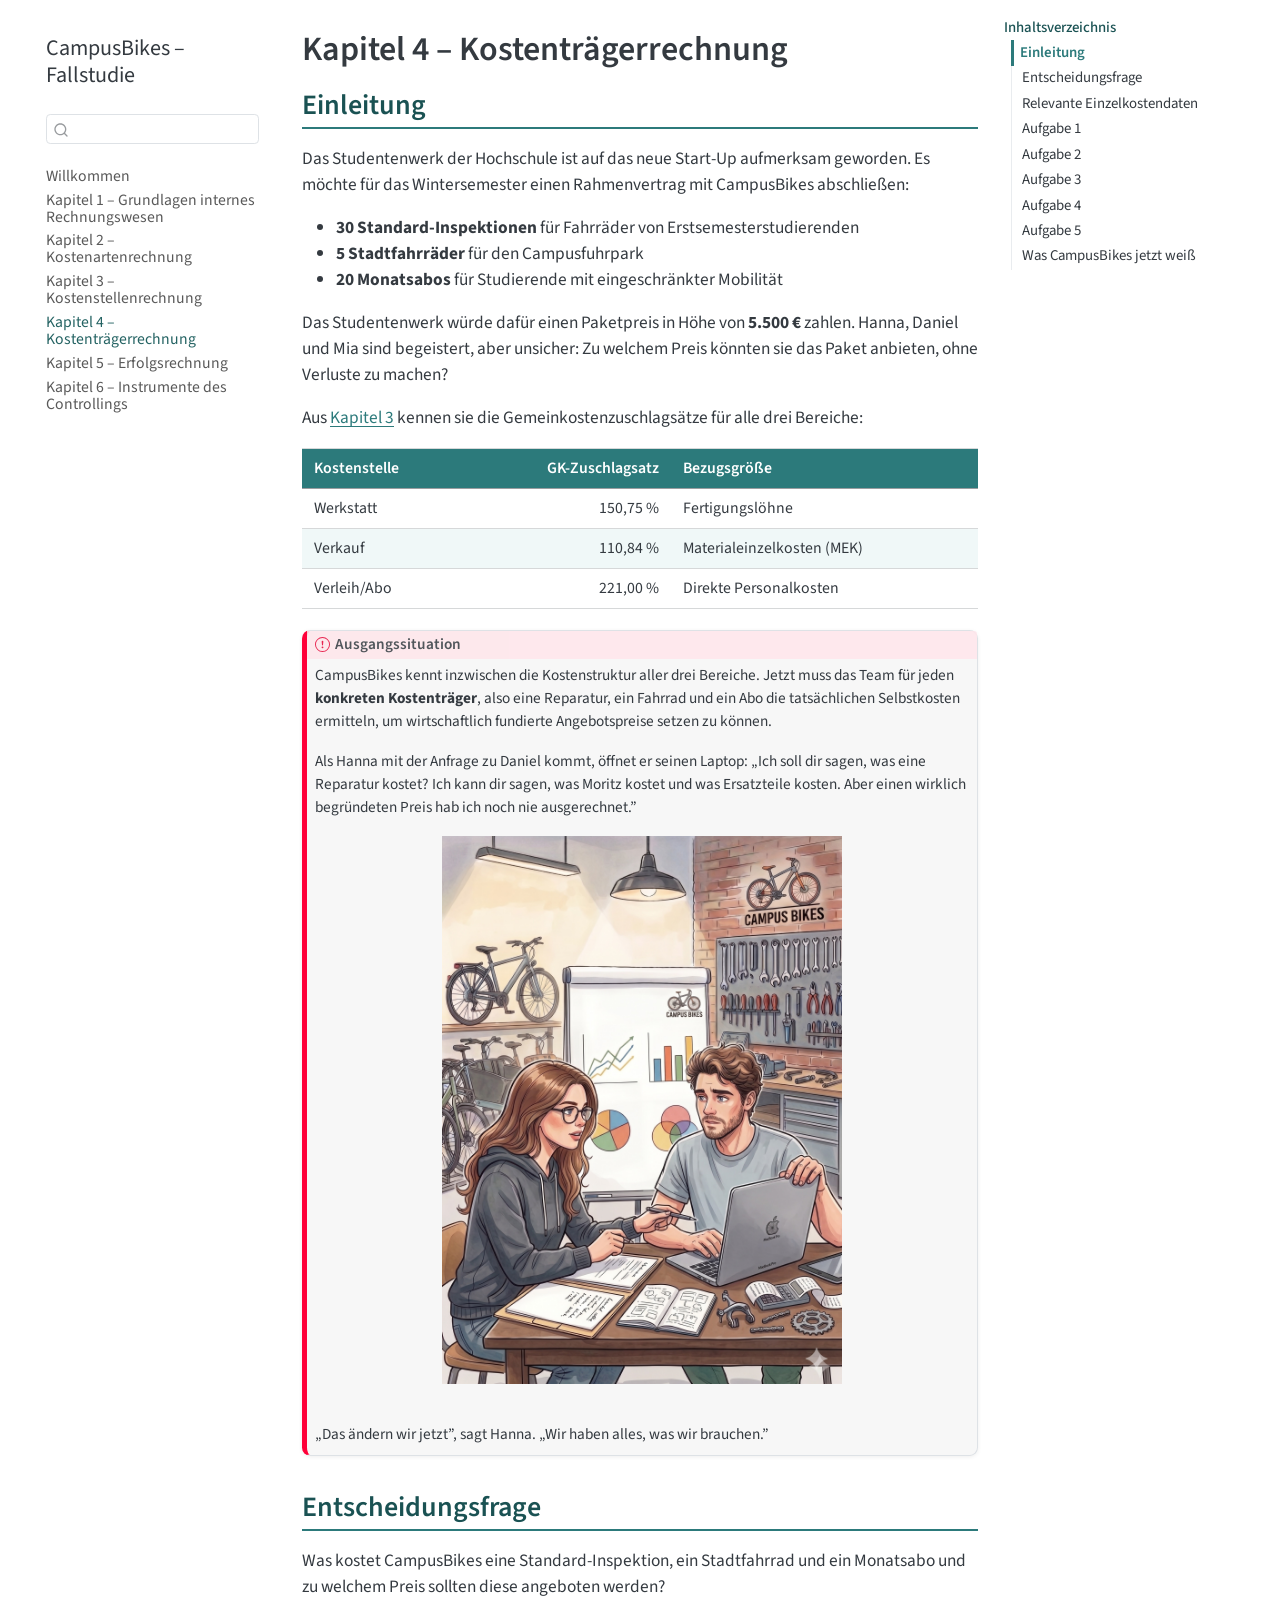
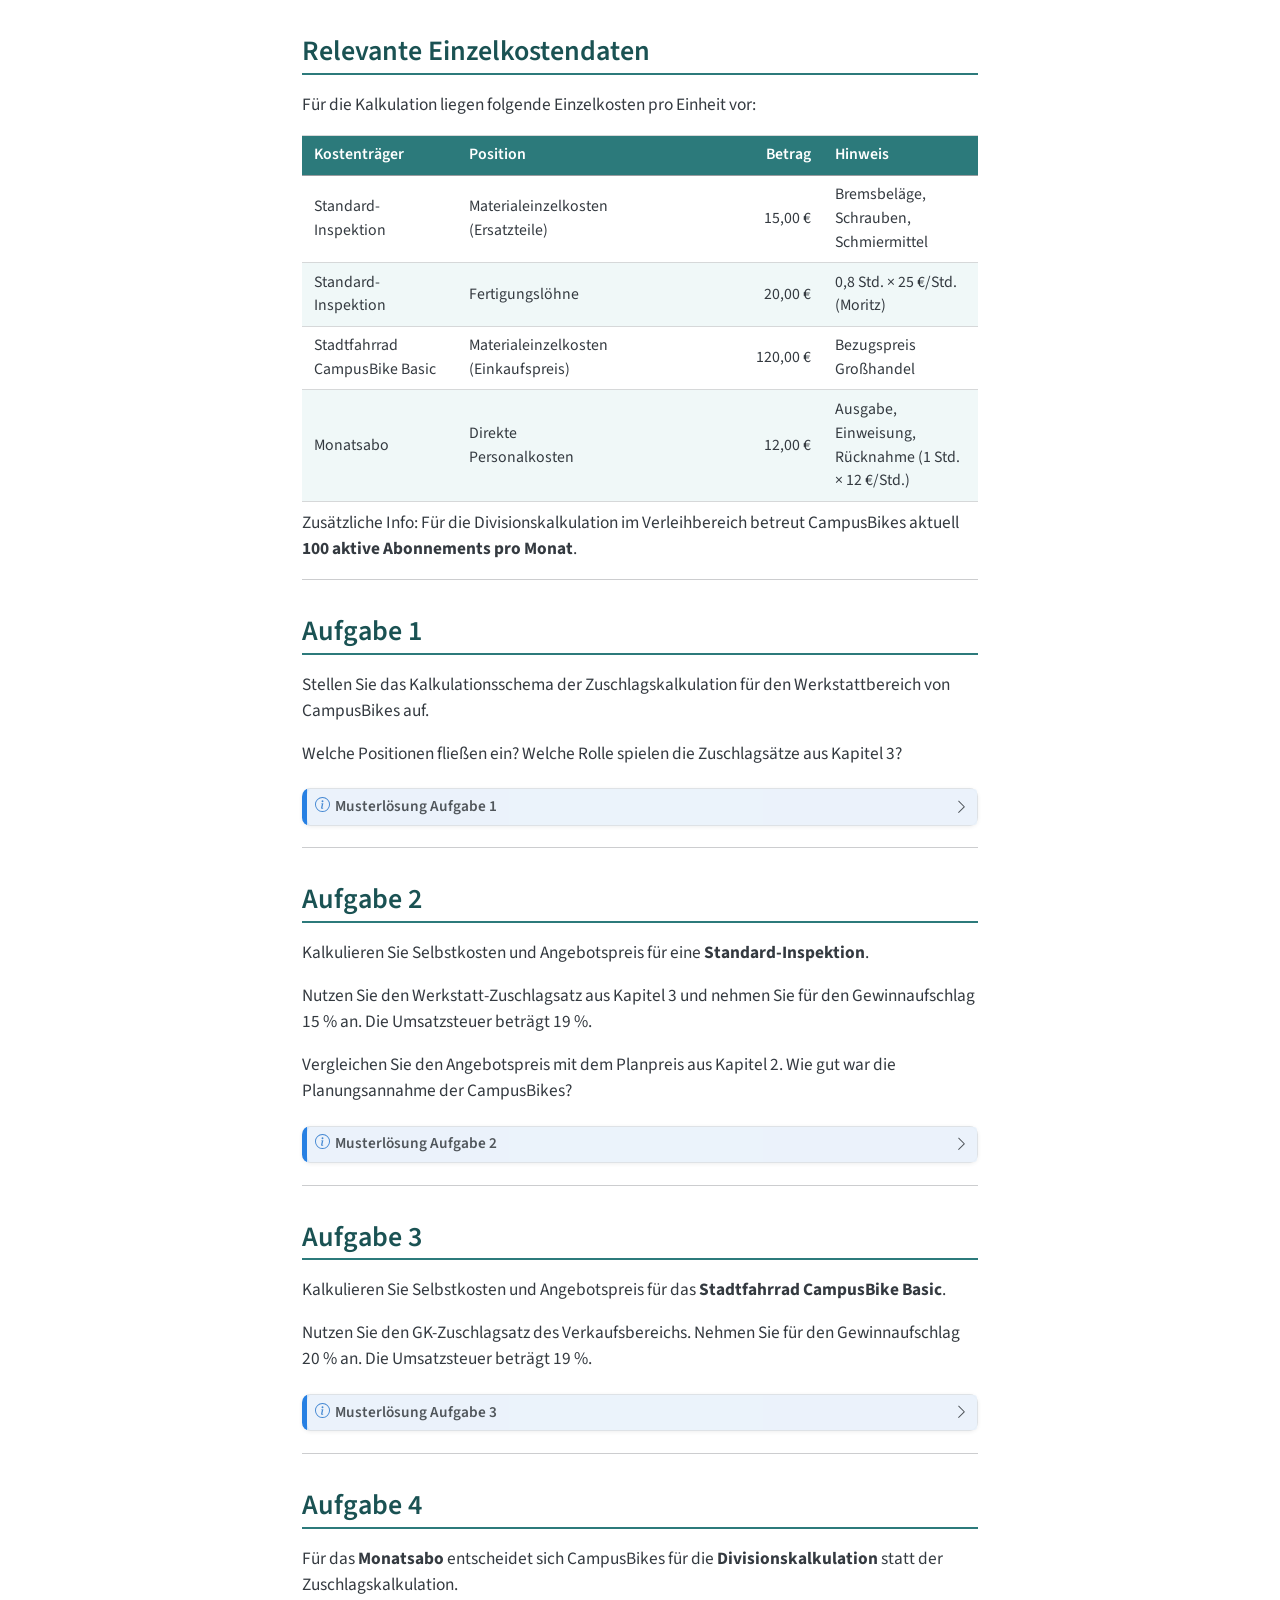
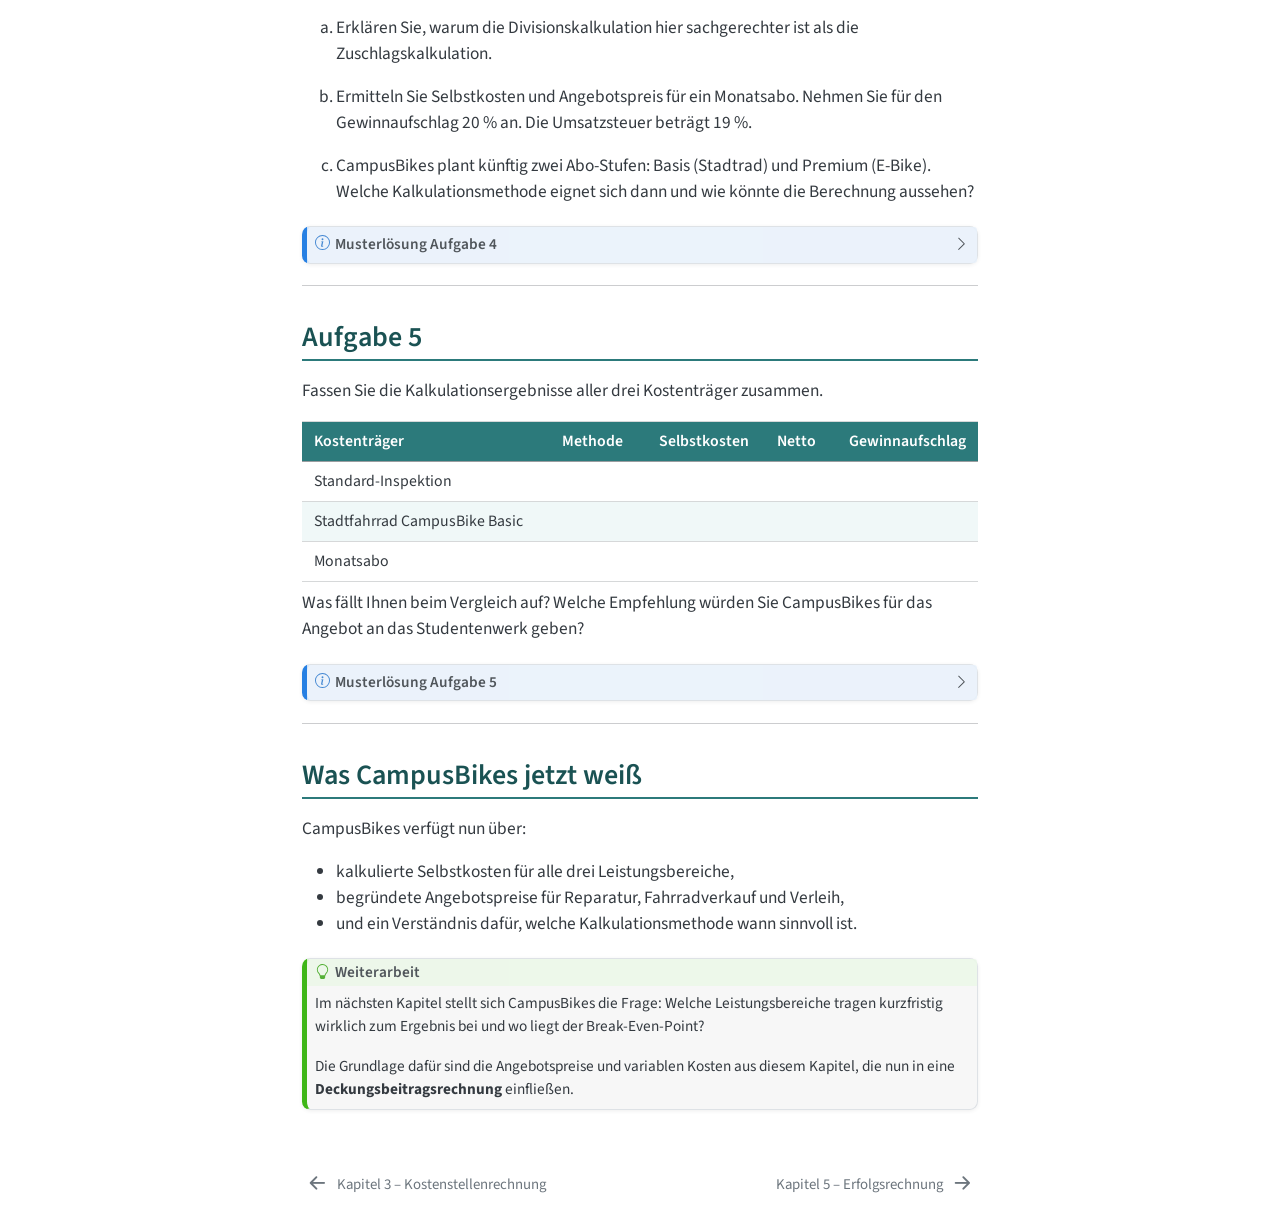
<file: docs/04-kostentraeger.html>
<!DOCTYPE html>
<html xmlns="http://www.w3.org/1999/xhtml" lang="de" xml:lang="de"><head>

<meta charset="utf-8">
<meta name="generator" content="quarto-1.9.38">

<meta name="viewport" content="width=device-width, initial-scale=1.0, user-scalable=yes">


<title>Kapitel 4 – Kostenträgerrechnung – CampusBikes – Fallstudie</title>
<style>
/* Default styles provided by pandoc.
** See https://pandoc.org/MANUAL.html#variables-for-html for config info.
*/
code{white-space: pre-wrap;}
span.smallcaps{font-variant: small-caps;}
div.columns{display: flex; gap: min(4vw, 1.5em);}
div.column{flex: auto; overflow-x: auto;}
div.hanging-indent{margin-left: 1.5em; text-indent: -1.5em;}
ul.task-list{list-style: none;}
ul.task-list li input[type="checkbox"] {
  width: 0.8em;
  margin: 0 0.8em 0.2em -1em; /* quarto-specific, see https://github.com/quarto-dev/quarto-cli/issues/4556 */ 
  vertical-align: middle;
}
</style>


<script src="site_libs/quarto-nav/quarto-nav.js"></script>
<script src="site_libs/quarto-nav/headroom.min.js"></script>
<script src="site_libs/clipboard/clipboard.min.js"></script>
<script src="site_libs/quarto-search/autocomplete.umd.js"></script>
<script src="site_libs/quarto-search/fuse.min.js"></script>
<script src="site_libs/quarto-search/quarto-search.js"></script>
<meta name="quarto:offset" content="./">
<link href="./05-erfolgsrechnung.html" rel="next">
<link href="./03-kostenstellen.html" rel="prev">
<link href="./assets/Logo_CampusBikes.png" rel="icon" type="image/png">
<script src="site_libs/quarto-html/quarto.js" type="module"></script>
<script src="site_libs/quarto-html/tabsets/tabsets.js" type="module"></script>
<script src="site_libs/quarto-html/popper.min.js"></script>
<script src="site_libs/quarto-html/tippy.umd.min.js"></script>
<script src="site_libs/quarto-html/anchor.min.js"></script>
<link href="site_libs/quarto-html/tippy.css" rel="stylesheet">
<link href="site_libs/quarto-html/quarto-syntax-highlighting-15634bcf2e68342d4ad2dfa704d543f6.css" rel="stylesheet" id="quarto-text-highlighting-styles">
<script src="site_libs/bootstrap/bootstrap.min.js"></script>
<link href="site_libs/bootstrap/bootstrap-icons.css" rel="stylesheet">
<link href="site_libs/bootstrap/bootstrap-a05f1c524aa1a3c8c757a0e8a1a1323f.min.css" rel="stylesheet" append-hash="true" id="quarto-bootstrap" data-mode="light">
<script src="site_libs/quarto-contrib/glightbox/glightbox.min.js"></script>
<link href="site_libs/quarto-contrib/glightbox/glightbox.min.css" rel="stylesheet">
<link href="site_libs/quarto-contrib/glightbox/lightbox.css" rel="stylesheet">
<script id="quarto-search-options" type="application/json">{
  "location": "sidebar",
  "copy-button": false,
  "collapse-after": 3,
  "panel-placement": "start",
  "type": "textbox",
  "limit": 50,
  "keyboard-shortcut": [
    "f",
    "/",
    "s"
  ],
  "show-item-context": false,
  "language": {
    "search-no-results-text": "Keine Treffer",
    "search-matching-documents-text": "Treffer",
    "search-copy-link-title": "Link in die Suche kopieren",
    "search-hide-matches-text": "Zusätzliche Treffer verbergen",
    "search-more-match-text": "weitere Treffer in diesem Dokument",
    "search-more-matches-text": "weitere Treffer in diesem Dokument",
    "search-clear-button-title": "Zurücksetzen",
    "search-text-placeholder": "",
    "search-detached-cancel-button-title": "Abbrechen",
    "search-submit-button-title": "Abschicken",
    "search-label": "Suchen"
  }
}</script>


</head>

<body class="nav-sidebar floating quarto-light">

<div id="quarto-search-results"></div>
  <header id="quarto-header" class="headroom fixed-top">
  <nav class="quarto-secondary-nav">
    <div class="container-fluid d-flex">
      <button type="button" class="quarto-btn-toggle btn" data-bs-toggle="collapse" role="button" data-bs-target=".quarto-sidebar-collapse-item" aria-controls="quarto-sidebar" aria-expanded="false" aria-label="Seitenleiste umschalten" onclick="if (window.quartoToggleHeadroom) { window.quartoToggleHeadroom(); }">
        <i class="bi bi-layout-text-sidebar-reverse"></i>
      </button>
        <nav class="quarto-page-breadcrumbs" aria-label="breadcrumb"><ol class="breadcrumb"><li class="breadcrumb-item"><a href="./04-kostentraeger.html"><span class="chapter-title">Kapitel 4 – Kostenträgerrechnung</span></a></li></ol></nav>
        <a class="flex-grow-1" role="navigation" data-bs-toggle="collapse" data-bs-target=".quarto-sidebar-collapse-item" aria-controls="quarto-sidebar" aria-expanded="false" aria-label="Seitenleiste umschalten" onclick="if (window.quartoToggleHeadroom) { window.quartoToggleHeadroom(); }">      
        </a>
      <button type="button" class="btn quarto-search-button" aria-label="Suchen" onclick="window.quartoOpenSearch();">
        <i class="bi bi-search"></i>
      </button>
    </div>
  </nav>
</header>
<!-- content -->
<div id="quarto-content" class="quarto-container page-columns page-rows-contents page-layout-article">
<!-- sidebar -->
  <nav id="quarto-sidebar" class="sidebar collapse collapse-horizontal quarto-sidebar-collapse-item sidebar-navigation floating overflow-auto">
    <div class="pt-lg-2 mt-2 text-left sidebar-header">
    <div class="sidebar-title mb-0 py-0">
      <a href="./">CampusBikes – Fallstudie</a> 
    </div>
      </div>
        <div class="mt-2 flex-shrink-0 align-items-center">
        <div class="sidebar-search">
        <div id="quarto-search" class="" title="Suchen"></div>
        </div>
        </div>
    <div class="sidebar-menu-container"> 
    <ul class="list-unstyled mt-1">
        <li class="sidebar-item">
  <div class="sidebar-item-container"> 
  <a href="./index.html" class="sidebar-item-text sidebar-link"><span class="chapter-title">Willkommen</span></a>
  </div>
</li>
        <li class="sidebar-item">
  <div class="sidebar-item-container"> 
  <a href="./01-grundlagen.html" class="sidebar-item-text sidebar-link"><span class="chapter-title">Kapitel 1 – Grundlagen internes Rechnungswesen</span></a>
  </div>
</li>
        <li class="sidebar-item">
  <div class="sidebar-item-container"> 
  <a href="./02-kostenarten.html" class="sidebar-item-text sidebar-link"><span class="chapter-title">Kapitel 2 – Kostenartenrechnung</span></a>
  </div>
</li>
        <li class="sidebar-item">
  <div class="sidebar-item-container"> 
  <a href="./03-kostenstellen.html" class="sidebar-item-text sidebar-link"><span class="chapter-title">Kapitel 3 – Kostenstellenrechnung</span></a>
  </div>
</li>
        <li class="sidebar-item">
  <div class="sidebar-item-container"> 
  <a href="./04-kostentraeger.html" class="sidebar-item-text sidebar-link active"><span class="chapter-title">Kapitel 4 – Kostenträgerrechnung</span></a>
  </div>
</li>
        <li class="sidebar-item">
  <div class="sidebar-item-container"> 
  <a href="./05-erfolgsrechnung.html" class="sidebar-item-text sidebar-link"><span class="chapter-title">Kapitel 5 – Erfolgsrechnung</span></a>
  </div>
</li>
        <li class="sidebar-item">
  <div class="sidebar-item-container"> 
  <a href="./06-controlling.html" class="sidebar-item-text sidebar-link"><span class="chapter-title">Kapitel 6 – Instrumente des Controllings</span></a>
  </div>
</li>
    </ul>
    </div>
</nav>
<div id="quarto-sidebar-glass" class="quarto-sidebar-collapse-item" data-bs-toggle="collapse" data-bs-target=".quarto-sidebar-collapse-item"></div>
<!-- margin-sidebar -->
    <div id="quarto-margin-sidebar" class="sidebar margin-sidebar">
        <nav id="TOC" role="doc-toc" class="toc-active">
    <h2 id="toc-title">Inhaltsverzeichnis</h2>
   
  <ul>
  <li><a href="#einleitung" id="toc-einleitung" class="nav-link active" data-scroll-target="#einleitung">Einleitung</a></li>
  <li><a href="#entscheidungsfrage" id="toc-entscheidungsfrage" class="nav-link" data-scroll-target="#entscheidungsfrage">Entscheidungsfrage</a></li>
  <li><a href="#relevante-einzelkostendaten" id="toc-relevante-einzelkostendaten" class="nav-link" data-scroll-target="#relevante-einzelkostendaten">Relevante Einzelkostendaten</a></li>
  <li><a href="#aufgabe-1" id="toc-aufgabe-1" class="nav-link" data-scroll-target="#aufgabe-1">Aufgabe 1</a></li>
  <li><a href="#aufgabe-2" id="toc-aufgabe-2" class="nav-link" data-scroll-target="#aufgabe-2">Aufgabe 2</a></li>
  <li><a href="#aufgabe-3" id="toc-aufgabe-3" class="nav-link" data-scroll-target="#aufgabe-3">Aufgabe 3</a></li>
  <li><a href="#aufgabe-4" id="toc-aufgabe-4" class="nav-link" data-scroll-target="#aufgabe-4">Aufgabe 4</a></li>
  <li><a href="#aufgabe-5" id="toc-aufgabe-5" class="nav-link" data-scroll-target="#aufgabe-5">Aufgabe 5</a></li>
  <li><a href="#was-campusbikes-jetzt-weiß" id="toc-was-campusbikes-jetzt-weiß" class="nav-link" data-scroll-target="#was-campusbikes-jetzt-weiß">Was CampusBikes jetzt weiß</a></li>
  </ul>
</nav>
    </div>
<!-- main -->
<main class="content" id="quarto-document-content">

<header id="title-block-header" class="quarto-title-block default">
<div class="quarto-title">
<h1 class="title"><span class="chapter-title">Kapitel 4 – Kostenträgerrechnung</span></h1>
</div>



<div class="quarto-title-meta">

    
  
    
  </div>
  


</header>


<section id="einleitung" class="level2">
<h2 class="anchored" data-anchor-id="einleitung">Einleitung</h2>
<p>Das Studentenwerk der Hochschule ist auf das neue Start-Up aufmerksam geworden. Es möchte für das Wintersemester einen Rahmenvertrag mit CampusBikes abschließen:</p>
<ul>
<li><strong>30 Standard-Inspektionen</strong> für Fahrräder von Erstsemesterstudierenden</li>
<li><strong>5 Stadtfahrräder</strong> für den Campusfuhrpark</li>
<li><strong>20 Monatsabos</strong> für Studierende mit eingeschränkter Mobilität</li>
</ul>
<p>Das Studentenwerk würde dafür einen Paketpreis in Höhe von <strong>5.500 €</strong> zahlen. Hanna, Daniel und Mia sind begeistert, aber unsicher: Zu welchem Preis könnten sie das Paket anbieten, ohne Verluste zu machen?</p>
<p>Aus <a href="./03-kostenstellen.html">Kapitel 3</a> kennen sie die Gemeinkostenzuschlagsätze für alle drei Bereiche:</p>
<table class="caption-top table">
<thead>
<tr class="header">
<th>Kostenstelle</th>
<th style="text-align: right;">GK-Zuschlagsatz</th>
<th>Bezugsgröße</th>
</tr>
</thead>
<tbody>
<tr class="odd">
<td>Werkstatt</td>
<td style="text-align: right;">150,75 %</td>
<td>Fertigungslöhne</td>
</tr>
<tr class="even">
<td>Verkauf</td>
<td style="text-align: right;">110,84 %</td>
<td>Materialeinzelkosten (MEK)</td>
</tr>
<tr class="odd">
<td>Verleih/Abo</td>
<td style="text-align: right;">221,00 %</td>
<td>Direkte Personalkosten</td>
</tr>
</tbody>
</table>
<div class="callout callout-style-default callout-important callout-titled" title="Ausgangssituation">
<div class="callout-header d-flex align-content-center">
<div class="callout-icon-container">
<i class="callout-icon"></i>
</div>
<div class="callout-title-container flex-fill">
<span class="screen-reader-only">Wichtig</span>Ausgangssituation
</div>
</div>
<div class="callout-body-container callout-body">
<p>CampusBikes kennt inzwischen die Kostenstruktur aller drei Bereiche. Jetzt muss das Team für jeden <strong>konkreten Kostenträger</strong>, also eine Reparatur, ein Fahrrad und ein Abo die tatsächlichen Selbstkosten ermitteln, um wirtschaftlich fundierte Angebotspreise setzen zu können.</p>
<p>Als Hanna mit der Anfrage zu Daniel kommt, öffnet er seinen Laptop: „Ich soll dir sagen, was eine Reparatur kostet? Ich kann dir sagen, was Moritz kostet und was Ersatzteile kosten. Aber einen wirklich begründeten Preis hab ich noch nie ausgerechnet.”</p>
<div class="quarto-figure quarto-figure-center">
<figure class="figure">
<p><a href="assets/Kapitel4.jpg" class="lightbox" data-gallery="quarto-lightbox-gallery-1"><img src="assets/Kapitel4.jpg" class="img-fluid quarto-figure quarto-figure-center figure-img" width="400"></a></p>
</figure>
</div>
<p>„Das ändern wir jetzt”, sagt Hanna. „Wir haben alles, was wir brauchen.”</p>
</div>
</div>
</section>
<section id="entscheidungsfrage" class="level2">
<h2 class="anchored" data-anchor-id="entscheidungsfrage">Entscheidungsfrage</h2>
<p>Was kostet CampusBikes eine Standard-Inspektion, ein Stadtfahrrad und ein Monatsabo und zu welchem Preis sollten diese angeboten werden?</p>
</section>
<section id="relevante-einzelkostendaten" class="level2">
<h2 class="anchored" data-anchor-id="relevante-einzelkostendaten">Relevante Einzelkostendaten</h2>
<p>Für die Kalkulation liegen folgende Einzelkosten pro Einheit vor:</p>
<table class="caption-top table">
<colgroup>
<col style="width: 23%">
<col style="width: 23%">
<col style="width: 30%">
<col style="width: 23%">
</colgroup>
<thead>
<tr class="header">
<th>Kostenträger</th>
<th>Position</th>
<th style="text-align: right;">Betrag</th>
<th>Hinweis</th>
</tr>
</thead>
<tbody>
<tr class="odd">
<td>Standard-Inspektion</td>
<td>Materialeinzelkosten (Ersatzteile)</td>
<td style="text-align: right;">15,00 €</td>
<td>Bremsbeläge, Schrauben, Schmiermittel</td>
</tr>
<tr class="even">
<td>Standard-Inspektion</td>
<td>Fertigungslöhne</td>
<td style="text-align: right;">20,00 €</td>
<td>0,8 Std. × 25 €/Std. (Moritz)</td>
</tr>
<tr class="odd">
<td>Stadtfahrrad CampusBike Basic</td>
<td>Materialeinzelkosten (Einkaufspreis)</td>
<td style="text-align: right;">120,00 €</td>
<td>Bezugspreis Großhandel</td>
</tr>
<tr class="even">
<td>Monatsabo</td>
<td>Direkte Personalkosten</td>
<td style="text-align: right;">12,00 €</td>
<td>Ausgabe, Einweisung, Rücknahme (1 Std. × 12 €/Std.)</td>
</tr>
</tbody>
</table>
<p>Zusätzliche Info: Für die Divisionskalkulation im Verleihbereich betreut CampusBikes aktuell <strong>100 aktive Abonnements pro Monat</strong>.</p>
<hr>
</section>
<section id="aufgabe-1" class="level2">
<h2 class="anchored" data-anchor-id="aufgabe-1">Aufgabe 1</h2>
<p>Stellen Sie das Kalkulationsschema der Zuschlagskalkulation für den Werkstattbereich von CampusBikes auf.</p>
<p>Welche Positionen fließen ein? Welche Rolle spielen die Zuschlagsätze aus Kapitel 3?</p>
<div class="callout callout-style-default callout-note callout-titled" title="Musterlösung Aufgabe 1">
<div class="callout-header d-flex align-content-center collapsed" data-bs-toggle="collapse" data-bs-target=".callout-2-contents" aria-controls="callout-2" aria-expanded="false" aria-label="Toggle callout">
<div class="callout-icon-container">
<i class="callout-icon"></i>
</div>
<div class="callout-title-container flex-fill">
<span class="screen-reader-only">Hinweis</span>Musterlösung Aufgabe 1
</div>
<div class="callout-btn-toggle d-inline-block border-0 py-1 ps-1 pe-0 float-end"><i class="callout-toggle"></i></div>
</div>
<div id="callout-2" class="callout-2-contents callout-collapse collapse">
<div class="callout-body-container callout-body">
<table class="caption-top table">
<thead>
<tr class="header">
<th>Schritt</th>
<th>Position</th>
<th>Berechnung</th>
</tr>
</thead>
<tbody>
<tr class="odd">
<td>1</td>
<td>Materialeinzelkosten (MEK)</td>
<td>gegeben</td>
</tr>
<tr class="even">
<td>2</td>
<td>Fertigungslöhne (FEL)</td>
<td>gegeben</td>
</tr>
<tr class="odd">
<td>3</td>
<td>Fertigungsgemeinkosten (FGK)</td>
<td>FEL × GK-Zuschlagsatz Werkstatt</td>
</tr>
<tr class="even">
<td>4</td>
<td><strong>Selbstkosten</strong></td>
<td>MEK + FEL + FGK</td>
</tr>
<tr class="odd">
<td>5</td>
<td>Gewinnaufschlag</td>
<td>Selbstkosten × Gewinnzuschlag (%)</td>
</tr>
<tr class="even">
<td>6</td>
<td><strong>Angebotspreis netto</strong></td>
<td>Selbstkosten + Gewinnaufschlag</td>
</tr>
<tr class="odd">
<td>7</td>
<td>Umsatzsteuer (19 %)</td>
<td>Angebotspreis netto × 0,19</td>
</tr>
<tr class="even">
<td>8</td>
<td><strong>Angebotspreis brutto</strong></td>
<td>Netto + USt</td>
</tr>
</tbody>
</table>
<p>Hinweis: Der GK-Zuschlagsatz aus dem BAB (Kapitel 3) deckt alle Gemeinkosten des Werkstattbereichs ab inklusive der anteiligen Verwaltungs- und IT-Kosten. Ein separater Verwaltungskostenzuschlag ist daher nicht notwendig.</p>
</div>
</div>
</div>
<hr>
</section>
<section id="aufgabe-2" class="level2">
<h2 class="anchored" data-anchor-id="aufgabe-2">Aufgabe 2</h2>
<p>Kalkulieren Sie Selbstkosten und Angebotspreis für eine <strong>Standard-Inspektion</strong>.</p>
<p>Nutzen Sie den Werkstatt-Zuschlagsatz aus Kapitel 3 und nehmen Sie für den Gewinnaufschlag 15 % an. Die Umsatzsteuer beträgt 19 %.</p>
<p>Vergleichen Sie den Angebotspreis mit dem Planpreis aus Kapitel 2. Wie gut war die Planungsannahme der CampusBikes?</p>
<div class="callout callout-style-default callout-note callout-titled" title="Musterlösung Aufgabe 2">
<div class="callout-header d-flex align-content-center collapsed" data-bs-toggle="collapse" data-bs-target=".callout-3-contents" aria-controls="callout-3" aria-expanded="false" aria-label="Toggle callout">
<div class="callout-icon-container">
<i class="callout-icon"></i>
</div>
<div class="callout-title-container flex-fill">
<span class="screen-reader-only">Hinweis</span>Musterlösung Aufgabe 2
</div>
<div class="callout-btn-toggle d-inline-block border-0 py-1 ps-1 pe-0 float-end"><i class="callout-toggle"></i></div>
</div>
<div id="callout-3" class="callout-3-contents callout-collapse collapse">
<div class="callout-body-container callout-body">
<table class="caption-top table">
<thead>
<tr class="header">
<th>Position</th>
<th style="text-align: right;">Betrag</th>
</tr>
</thead>
<tbody>
<tr class="odd">
<td>Materialeinzelkosten (Ersatzteile)</td>
<td style="text-align: right;">15,00 €</td>
</tr>
<tr class="even">
<td>Fertigungslöhne (0,8 Std. × 25 €/Std.)</td>
<td style="text-align: right;">20,00 €</td>
</tr>
<tr class="odd">
<td>Fertigungsgemeinkosten (150,75 % × 20,00 €)</td>
<td style="text-align: right;">30,15 €</td>
</tr>
<tr class="even">
<td><strong>Selbstkosten</strong></td>
<td style="text-align: right;"><strong>65,15 €</strong></td>
</tr>
<tr class="odd">
<td>Gewinnaufschlag (15 %)</td>
<td style="text-align: right;">9,77 €</td>
</tr>
<tr class="even">
<td><strong>Angebotspreis netto</strong></td>
<td style="text-align: right;"><strong>74,92 €</strong></td>
</tr>
<tr class="odd">
<td>Umsatzsteuer (19 %)</td>
<td style="text-align: right;">14,23 €</td>
</tr>
<tr class="even">
<td><strong>Angebotspreis brutto</strong></td>
<td style="text-align: right;"><strong>89,15 €</strong></td>
</tr>
</tbody>
</table>
<p>Der kalkulierte Nettoangebotspreis von rund 75 € entspricht dem Planpreis aus Kapitel 2. Das ist ein gutes Zeichen für die interne Konsistenz der Kostenrechnung.</p>
<p>Ein Gewinnaufschlag von 15 % ist für handwerkliche Dienstleistungen marktüblich und deckt unternehmerisches Risiko sowie den Einsatz von Hanna, Daniel und Mia ab.</p>
</div>
</div>
</div>
<hr>
</section>
<section id="aufgabe-3" class="level2">
<h2 class="anchored" data-anchor-id="aufgabe-3">Aufgabe 3</h2>
<p>Kalkulieren Sie Selbstkosten und Angebotspreis für das <strong>Stadtfahrrad CampusBike Basic</strong>.</p>
<p>Nutzen Sie den GK-Zuschlagsatz des Verkaufsbereichs. Nehmen Sie für den Gewinnaufschlag 20 % an. Die Umsatzsteuer beträgt 19 %.</p>
<div class="callout callout-style-default callout-note callout-titled" title="Musterlösung Aufgabe 3">
<div class="callout-header d-flex align-content-center collapsed" data-bs-toggle="collapse" data-bs-target=".callout-4-contents" aria-controls="callout-4" aria-expanded="false" aria-label="Toggle callout">
<div class="callout-icon-container">
<i class="callout-icon"></i>
</div>
<div class="callout-title-container flex-fill">
<span class="screen-reader-only">Hinweis</span>Musterlösung Aufgabe 3
</div>
<div class="callout-btn-toggle d-inline-block border-0 py-1 ps-1 pe-0 float-end"><i class="callout-toggle"></i></div>
</div>
<div id="callout-4" class="callout-4-contents callout-collapse collapse">
<div class="callout-body-container callout-body">
<table class="caption-top table">
<thead>
<tr class="header">
<th>Position</th>
<th style="text-align: right;">Betrag</th>
</tr>
</thead>
<tbody>
<tr class="odd">
<td>Materialeinzelkosten (Einkaufspreis Großhandel)</td>
<td style="text-align: right;">120,00 €</td>
</tr>
<tr class="even">
<td>Gemeinkostenzuschlag Verkauf (110,84 % × 120,00 €)</td>
<td style="text-align: right;">133,01 €</td>
</tr>
<tr class="odd">
<td><strong>Selbstkosten</strong></td>
<td style="text-align: right;"><strong>253,01 €</strong></td>
</tr>
<tr class="even">
<td>Gewinnaufschlag (20 %)</td>
<td style="text-align: right;">50,60 €</td>
</tr>
<tr class="odd">
<td><strong>Angebotspreis netto</strong></td>
<td style="text-align: right;"><strong>303,61 €</strong></td>
</tr>
<tr class="even">
<td>Umsatzsteuer (19 %)</td>
<td style="text-align: right;">57,69 €</td>
</tr>
<tr class="odd">
<td><strong>Angebotspreis brutto</strong></td>
<td style="text-align: right;"><strong>361,30 €</strong></td>
</tr>
</tbody>
</table>
<p>Der GK-Zuschlag von 133 € auf einen Einkaufspreis von 120 € wirkt auf den ersten Blick hoch. Er spiegelt aber die Realität kleiner Fachhandelsbetriebe wider: Ladenmiete, Personal, IT und Verwaltung schlagen mit über 100 % auf den Wareneinsatz durch.</p>
<p>Für CampusBikes bedeutet das: Der Verkaufsbereich trägt eine hohe Gemeinkostenlast. Das Stadtfahrrad muss zu einem Marktpreis von rund 360 € (brutto) wettbewerbsfähig sein.</p>
</div>
</div>
</div>
<hr>
</section>
<section id="aufgabe-4" class="level2">
<h2 class="anchored" data-anchor-id="aufgabe-4">Aufgabe 4</h2>
<p>Für das <strong>Monatsabo</strong> entscheidet sich CampusBikes für die <strong>Divisionskalkulation</strong> statt der Zuschlagskalkulation.</p>
<ol type="a">
<li><p>Erklären Sie, warum die Divisionskalkulation hier sachgerechter ist als die Zuschlagskalkulation.</p></li>
<li><p>Ermitteln Sie Selbstkosten und Angebotspreis für ein Monatsabo. Nehmen Sie für den Gewinnaufschlag 20 % an. Die Umsatzsteuer beträgt 19 %.</p></li>
<li><p>CampusBikes plant künftig zwei Abo-Stufen: Basis (Stadtrad) und Premium (E-Bike). Welche Kalkulationsmethode eignet sich dann und wie könnte die Berechnung aussehen?</p></li>
</ol>
<div class="callout callout-style-default callout-note callout-titled" title="Musterlösung Aufgabe 4">
<div class="callout-header d-flex align-content-center collapsed" data-bs-toggle="collapse" data-bs-target=".callout-5-contents" aria-controls="callout-5" aria-expanded="false" aria-label="Toggle callout">
<div class="callout-icon-container">
<i class="callout-icon"></i>
</div>
<div class="callout-title-container flex-fill">
<span class="screen-reader-only">Hinweis</span>Musterlösung Aufgabe 4
</div>
<div class="callout-btn-toggle d-inline-block border-0 py-1 ps-1 pe-0 float-end"><i class="callout-toggle"></i></div>
</div>
<div id="callout-5" class="callout-5-contents callout-collapse collapse">
<div class="callout-body-container callout-body">
<p><strong>a) Warum Divisionskalkulation?</strong></p>
<p>Die Divisionskalkulation eignet sich, wenn gleichartige Leistungen in großer Zahl erbracht werden und sich die Gesamtkosten proportional auf alle Einheiten verteilen lassen.</p>
<p>Beim Monatsabo erbringt CampusBikes für alle Abonnenten im Wesentlichen dieselbe Leistung. Es gibt keine sinnvolle Einzelkostenbasis pro Abo, die eine Zuschlagskalkulation rechtfertigen würde. Die meisten Kosten entstehen pauschal für den gesamten Bestand (Fahrräder, Wartung, IT, Verwaltung), nicht für einzelne Kunden.</p>
<p><strong>b) Kalkulation Monatsabo (Divisionskalkulation)</strong></p>
<table class="caption-top table">
<thead>
<tr class="header">
<th>Position</th>
<th style="text-align: right;">Betrag</th>
</tr>
</thead>
<tbody>
<tr class="odd">
<td>Gesamtkosten Verleih/Abo (aus Kapitel 3)</td>
<td style="text-align: right;">2.652,01 €</td>
</tr>
<tr class="even">
<td>Aktive Abonnements</td>
<td style="text-align: right;">100</td>
</tr>
<tr class="odd">
<td><strong>Selbstkosten pro Abo</strong></td>
<td style="text-align: right;"><strong>26,52 €</strong></td>
</tr>
<tr class="even">
<td>Gewinnaufschlag (20 %)</td>
<td style="text-align: right;">5,30 €</td>
</tr>
<tr class="odd">
<td><strong>Angebotspreis netto</strong></td>
<td style="text-align: right;"><strong>31,82 €</strong></td>
</tr>
<tr class="even">
<td>Umsatzsteuer (19 %)</td>
<td style="text-align: right;">6,05 €</td>
</tr>
<tr class="odd">
<td><strong>Angebotspreis brutto</strong></td>
<td style="text-align: right;"><strong>37,87 €</strong></td>
</tr>
</tbody>
</table>
<p>Wichtig: Die Selbstkosten hängen direkt von der Auslastung ab. Bei nur 50 aktiven Abos würden die Selbstkosten auf 53,04 € steigen. Der Angebotspreis müsste dann deutlich erhöht werden.</p>
<p><strong>c) Äquivalenzziffernkalkulation</strong></p>
<p>Wenn CampusBikes zwei Abo-Stufen anbietet, können die Gesamtkosten nicht mehr gleichmäßig auf alle Einheiten verteilt werden: Das Premium-Abo verursacht höhere Kosten (teureres Fahrrad, mehr Wartung).</p>
<p>Lösung: <strong>Äquivalenzziffernkalkulation</strong> mit Kostenverhältnis Basis : Premium = 1,0 : 1,8.</p>
<table class="caption-top table">
<thead>
<tr class="header">
<th>Stufe</th>
<th style="text-align: right;">Abos</th>
<th style="text-align: right;">Äquivalenzziffer</th>
<th style="text-align: right;">Recheneinheiten</th>
</tr>
</thead>
<tbody>
<tr class="odd">
<td>Basis</td>
<td style="text-align: right;">70</td>
<td style="text-align: right;">1,0</td>
<td style="text-align: right;">70</td>
</tr>
<tr class="even">
<td>Premium</td>
<td style="text-align: right;">30</td>
<td style="text-align: right;">1,8</td>
<td style="text-align: right;">54</td>
</tr>
<tr class="odd">
<td><strong>Gesamt</strong></td>
<td style="text-align: right;"><strong>100</strong></td>
<td style="text-align: right;"></td>
<td style="text-align: right;"><strong>124</strong></td>
</tr>
</tbody>
</table>
<p>Kosten pro Recheneinheit: 2.652,01 € ÷ 124 = <strong>21,39 €</strong></p>
<table class="caption-top table">
<thead>
<tr class="header">
<th>Stufe</th>
<th style="text-align: right;">Selbstkosten pro Abo</th>
</tr>
</thead>
<tbody>
<tr class="odd">
<td>Basis</td>
<td style="text-align: right;">21,39 € × 1,0 = <strong>21,39 €</strong></td>
</tr>
<tr class="even">
<td>Premium</td>
<td style="text-align: right;">21,39 € × 1,8 = <strong>38,50 €</strong></td>
</tr>
</tbody>
</table>
<p>Die Äquivalenzziffernkalkulation liegt methodisch zwischen Divisions- und Zuschlagskalkulation: differenzierter als die reine Division, aber einfacher als die vollständige Zuschlagskalkulation.</p>
</div>
</div>
</div>
<hr>
</section>
<section id="aufgabe-5" class="level2">
<h2 class="anchored" data-anchor-id="aufgabe-5">Aufgabe 5</h2>
<p>Fassen Sie die Kalkulationsergebnisse aller drei Kostenträger zusammen.</p>
<table class="caption-top table">
<thead>
<tr class="header">
<th>Kostenträger</th>
<th>Methode</th>
<th style="text-align: right;">Selbstkosten</th>
<th style="text-align: right;">Netto</th>
<th style="text-align: right;">Gewinnaufschlag</th>
</tr>
</thead>
<tbody>
<tr class="odd">
<td>Standard-Inspektion</td>
<td></td>
<td style="text-align: right;"></td>
<td style="text-align: right;"></td>
<td style="text-align: right;"></td>
</tr>
<tr class="even">
<td>Stadtfahrrad CampusBike Basic</td>
<td></td>
<td style="text-align: right;"></td>
<td style="text-align: right;"></td>
<td style="text-align: right;"></td>
</tr>
<tr class="odd">
<td>Monatsabo</td>
<td></td>
<td style="text-align: right;"></td>
<td style="text-align: right;"></td>
<td style="text-align: right;"></td>
</tr>
</tbody>
</table>
<p>Was fällt Ihnen beim Vergleich auf? Welche Empfehlung würden Sie CampusBikes für das Angebot an das Studentenwerk geben?</p>
<div class="callout callout-style-default callout-note callout-titled" title="Musterlösung Aufgabe 5">
<div class="callout-header d-flex align-content-center collapsed" data-bs-toggle="collapse" data-bs-target=".callout-6-contents" aria-controls="callout-6" aria-expanded="false" aria-label="Toggle callout">
<div class="callout-icon-container">
<i class="callout-icon"></i>
</div>
<div class="callout-title-container flex-fill">
<span class="screen-reader-only">Hinweis</span>Musterlösung Aufgabe 5
</div>
<div class="callout-btn-toggle d-inline-block border-0 py-1 ps-1 pe-0 float-end"><i class="callout-toggle"></i></div>
</div>
<div id="callout-6" class="callout-6-contents callout-collapse collapse">
<div class="callout-body-container callout-body">
<table class="caption-top table">
<colgroup>
<col style="width: 16%">
<col style="width: 16%">
<col style="width: 22%">
<col style="width: 22%">
<col style="width: 22%">
</colgroup>
<thead>
<tr class="header">
<th>Kostenträger</th>
<th>Methode</th>
<th style="text-align: right;">Selbstkosten</th>
<th style="text-align: right;">Netto</th>
<th style="text-align: right;">Brutto</th>
</tr>
</thead>
<tbody>
<tr class="odd">
<td>Standard-Inspektion</td>
<td>Zuschlagskalkulation</td>
<td style="text-align: right;">65,15 €</td>
<td style="text-align: right;">74,92 €</td>
<td style="text-align: right;">89,15 €</td>
</tr>
<tr class="even">
<td>Stadtfahrrad CampusBike Basic</td>
<td>Zuschlagskalkulation</td>
<td style="text-align: right;">253,01 €</td>
<td style="text-align: right;">303,61 €</td>
<td style="text-align: right;">361,30 €</td>
</tr>
<tr class="odd">
<td>Monatsabo</td>
<td>Divisionskalkulation</td>
<td style="text-align: right;">26,52 €</td>
<td style="text-align: right;">31,82 €</td>
<td style="text-align: right;">37,87 €</td>
</tr>
</tbody>
</table>
<table class="caption-top table">
<thead>
<tr class="header">
<th>Kostenträger</th>
<th>Angebotsmenge</th>
<th style="text-align: right;">Einzelpreis</th>
<th style="text-align: right;">Gesamtpreis</th>
</tr>
</thead>
<tbody>
<tr class="odd">
<td>Standard-Inspektion</td>
<td>30</td>
<td style="text-align: right;">89,15 €</td>
<td style="text-align: right;">2.674,50 €</td>
</tr>
<tr class="even">
<td>Stadtfahrrad CampusBike Basic</td>
<td>5</td>
<td style="text-align: right;">361,30 €</td>
<td style="text-align: right;">1.806,50 €</td>
</tr>
<tr class="odd">
<td>Monatsabo</td>
<td>20</td>
<td style="text-align: right;">37,87 €</td>
<td style="text-align: right;">757,40 €</td>
</tr>
<tr class="even">
<td></td>
<td></td>
<td style="text-align: right;"></td>
<td style="text-align: right;"><strong>5.238,40 €</strong></td>
</tr>
</tbody>
</table>
<p>Empfehlung an CampusBikes:</p>
<p>Das Paket ist wirtschaftlich sehr attraktiv. Die angebotenen 5.500 € liegen sogar über den zu üblichen Konditionen kalkulierten Einzelpreisen. Bei einem solchen Paket wäre sogar ein (Mengen-)Rabatt möglich, sodass CampusBikes dem Studentenwerk preislich sogar noch entgegen kommen könnte.</p>
</div>
</div>
</div>
<hr>
</section>
<section id="was-campusbikes-jetzt-weiß" class="level2">
<h2 class="anchored" data-anchor-id="was-campusbikes-jetzt-weiß">Was CampusBikes jetzt weiß</h2>
<p>CampusBikes verfügt nun über:</p>
<ul>
<li>kalkulierte Selbstkosten für alle drei Leistungsbereiche,</li>
<li>begründete Angebotspreise für Reparatur, Fahrradverkauf und Verleih,</li>
<li>und ein Verständnis dafür, welche Kalkulationsmethode wann sinnvoll ist.</li>
</ul>
<div class="callout callout-style-default callout-tip callout-titled" title="Weiterarbeit">
<div class="callout-header d-flex align-content-center">
<div class="callout-icon-container">
<i class="callout-icon"></i>
</div>
<div class="callout-title-container flex-fill">
<span class="screen-reader-only">Tipp</span>Weiterarbeit
</div>
</div>
<div class="callout-body-container callout-body">
<p>Im nächsten Kapitel stellt sich CampusBikes die Frage: Welche Leistungsbereiche tragen kurzfristig wirklich zum Ergebnis bei und wo liegt der Break-Even-Point?</p>
<p>Die Grundlage dafür sind die Angebotspreise und variablen Kosten aus diesem Kapitel, die nun in eine <strong>Deckungsbeitragsrechnung</strong> einfließen.</p>
</div>
</div>


</section>

</main> <!-- /main -->
<script id="quarto-html-after-body" type="application/javascript">
  window.document.addEventListener("DOMContentLoaded", function (event) {
    const icon = "";
    const anchorJS = new window.AnchorJS();
    anchorJS.options = {
      placement: 'right',
      icon: icon
    };
    anchorJS.add('.anchored');
    const isCodeAnnotation = (el) => {
      for (const clz of el.classList) {
        if (clz.startsWith('code-annotation-')) {                     
          return true;
        }
      }
      return false;
    }
    const onCopySuccess = function(e) {
      // button target
      const button = e.trigger;
      // don't keep focus
      button.blur();
      // flash "checked"
      button.classList.add('code-copy-button-checked');
      var currentTitle = button.getAttribute("title");
      button.setAttribute("title", "Kopiert");
      let tooltip;
      if (window.bootstrap) {
        button.setAttribute("data-bs-toggle", "tooltip");
        button.setAttribute("data-bs-placement", "left");
        button.setAttribute("data-bs-title", "Kopiert");
        tooltip = new bootstrap.Tooltip(button, 
          { trigger: "manual", 
            customClass: "code-copy-button-tooltip",
            offset: [0, -8]});
        tooltip.show();    
      }
      setTimeout(function() {
        if (tooltip) {
          tooltip.hide();
          button.removeAttribute("data-bs-title");
          button.removeAttribute("data-bs-toggle");
          button.removeAttribute("data-bs-placement");
        }
        button.setAttribute("title", currentTitle);
        button.classList.remove('code-copy-button-checked');
      }, 1000);
      // clear code selection
      e.clearSelection();
    }
    const getTextToCopy = function(trigger) {
      const outerScaffold = trigger.parentElement.cloneNode(true);
      const codeEl = outerScaffold.querySelector('code');
      for (const childEl of codeEl.children) {
        if (isCodeAnnotation(childEl)) {
          childEl.remove();
        }
      }
      return codeEl.innerText;
    }
    const clipboard = new window.ClipboardJS('.code-copy-button:not([data-in-quarto-modal])', {
      text: getTextToCopy
    });
    clipboard.on('success', onCopySuccess);
    if (window.document.getElementById('quarto-embedded-source-code-modal')) {
      const clipboardModal = new window.ClipboardJS('.code-copy-button[data-in-quarto-modal]', {
        text: getTextToCopy,
        container: window.document.getElementById('quarto-embedded-source-code-modal')
      });
      clipboardModal.on('success', onCopySuccess);
    }
      var localhostRegex = new RegExp(/^(?:http|https):\/\/localhost\:?[0-9]*\//);
      var mailtoRegex = new RegExp(/^mailto:/);
        var filterRegex = new RegExp('/' + window.location.host + '/');
      var isInternal = (href) => {
          return filterRegex.test(href) || localhostRegex.test(href) || mailtoRegex.test(href);
      }
      // Inspect non-navigation links and adorn them if external
     var links = window.document.querySelectorAll('a[href]:not(.nav-link):not(.navbar-brand):not(.toc-action):not(.sidebar-link):not(.sidebar-item-toggle):not(.pagination-link):not(.no-external):not([aria-hidden]):not(.dropdown-item):not(.quarto-navigation-tool):not(.about-link)');
      for (var i=0; i<links.length; i++) {
        const link = links[i];
        if (!isInternal(link.href)) {
          // undo the damage that might have been done by quarto-nav.js in the case of
          // links that we want to consider external
          if (link.dataset.originalHref !== undefined) {
            link.href = link.dataset.originalHref;
          }
        }
      }
    function tippyHover(el, contentFn, onTriggerFn, onUntriggerFn) {
      const config = {
        allowHTML: true,
        maxWidth: 500,
        delay: 100,
        arrow: false,
        appendTo: function(el) {
            return el.parentElement;
        },
        interactive: true,
        interactiveBorder: 10,
        theme: 'quarto',
        placement: 'bottom-start',
      };
      if (contentFn) {
        config.content = contentFn;
      }
      if (onTriggerFn) {
        config.onTrigger = onTriggerFn;
      }
      if (onUntriggerFn) {
        config.onUntrigger = onUntriggerFn;
      }
      window.tippy(el, config); 
    }
    const noterefs = window.document.querySelectorAll('a[role="doc-noteref"]');
    for (var i=0; i<noterefs.length; i++) {
      const ref = noterefs[i];
      tippyHover(ref, function() {
        // use id or data attribute instead here
        let href = ref.getAttribute('data-footnote-href') || ref.getAttribute('href');
        try { href = new URL(href).hash; } catch {}
        const id = href.replace(/^#\/?/, "");
        const note = window.document.getElementById(id);
        if (note) {
          return note.innerHTML;
        } else {
          return "";
        }
      });
    }
    const xrefs = window.document.querySelectorAll('a.quarto-xref');
    const processXRef = (id, note) => {
      // Strip column container classes
      const stripColumnClz = (el) => {
        el.classList.remove("page-full", "page-columns");
        if (el.children) {
          for (const child of el.children) {
            stripColumnClz(child);
          }
        }
      }
      stripColumnClz(note)
      if (id === null || id.startsWith('sec-')) {
        // Special case sections, only their first couple elements
        const container = document.createElement("div");
        if (note.children && note.children.length > 2) {
          container.appendChild(note.children[0].cloneNode(true));
          for (let i = 1; i < note.children.length; i++) {
            const child = note.children[i];
            if (child.tagName === "P" && child.innerText === "") {
              continue;
            } else {
              container.appendChild(child.cloneNode(true));
              break;
            }
          }
          if (window.Quarto?.typesetMath) {
            window.Quarto.typesetMath(container);
          }
          return container.innerHTML
        } else {
          if (window.Quarto?.typesetMath) {
            window.Quarto.typesetMath(note);
          }
          return note.innerHTML;
        }
      } else {
        // Remove any anchor links if they are present
        const anchorLink = note.querySelector('a.anchorjs-link');
        if (anchorLink) {
          anchorLink.remove();
        }
        if (window.Quarto?.typesetMath) {
          window.Quarto.typesetMath(note);
        }
        if (note.classList.contains("callout")) {
          return note.outerHTML;
        } else {
          return note.innerHTML;
        }
      }
    }
    for (var i=0; i<xrefs.length; i++) {
      const xref = xrefs[i];
      tippyHover(xref, undefined, function(instance) {
        instance.disable();
        let url = xref.getAttribute('href');
        let hash = undefined; 
        if (url.startsWith('#')) {
          hash = url;
        } else {
          try { hash = new URL(url).hash; } catch {}
        }
        if (hash) {
          const id = hash.replace(/^#\/?/, "");
          const note = window.document.getElementById(id);
          if (note !== null) {
            try {
              const html = processXRef(id, note.cloneNode(true));
              instance.setContent(html);
            } finally {
              instance.enable();
              instance.show();
            }
          } else {
            // See if we can fetch this
            fetch(url.split('#')[0])
            .then(res => res.text())
            .then(html => {
              const parser = new DOMParser();
              const htmlDoc = parser.parseFromString(html, "text/html");
              const note = htmlDoc.getElementById(id);
              if (note !== null) {
                const html = processXRef(id, note);
                instance.setContent(html);
              } 
            }).finally(() => {
              instance.enable();
              instance.show();
            });
          }
        } else {
          // See if we can fetch a full url (with no hash to target)
          // This is a special case and we should probably do some content thinning / targeting
          fetch(url)
          .then(res => res.text())
          .then(html => {
            const parser = new DOMParser();
            const htmlDoc = parser.parseFromString(html, "text/html");
            const note = htmlDoc.querySelector('main.content');
            if (note !== null) {
              // This should only happen for chapter cross references
              // (since there is no id in the URL)
              // remove the first header
              if (note.children.length > 0 && note.children[0].tagName === "HEADER") {
                note.children[0].remove();
              }
              const html = processXRef(null, note);
              instance.setContent(html);
            } 
          }).finally(() => {
            instance.enable();
            instance.show();
          });
        }
      }, function(instance) {
      });
    }
        let selectedAnnoteEl;
        const selectorForAnnotation = ( cell, annotation) => {
          let cellAttr = 'data-code-cell="' + cell + '"';
          let lineAttr = 'data-code-annotation="' +  annotation + '"';
          const selector = 'span[' + cellAttr + '][' + lineAttr + ']';
          return selector;
        }
        const selectCodeLines = (annoteEl) => {
          const doc = window.document;
          const targetCell = annoteEl.getAttribute("data-target-cell");
          const targetAnnotation = annoteEl.getAttribute("data-target-annotation");
          const annoteSpan = window.document.querySelector(selectorForAnnotation(targetCell, targetAnnotation));
          const lines = annoteSpan.getAttribute("data-code-lines").split(",");
          const lineIds = lines.map((line) => {
            return targetCell + "-" + line;
          })
          let top = null;
          let height = null;
          let parent = null;
          if (lineIds.length > 0) {
              //compute the position of the single el (top and bottom and make a div)
              const el = window.document.getElementById(lineIds[0]);
              top = el.offsetTop;
              height = el.offsetHeight;
              parent = el.parentElement.parentElement;
            if (lineIds.length > 1) {
              const lastEl = window.document.getElementById(lineIds[lineIds.length - 1]);
              const bottom = lastEl.offsetTop + lastEl.offsetHeight;
              height = bottom - top;
            }
            if (top !== null && height !== null && parent !== null) {
              // cook up a div (if necessary) and position it 
              let div = window.document.getElementById("code-annotation-line-highlight");
              if (div === null) {
                div = window.document.createElement("div");
                div.setAttribute("id", "code-annotation-line-highlight");
                div.style.position = 'absolute';
                parent.appendChild(div);
              }
              div.style.top = top - 2 + "px";
              div.style.height = height + 4 + "px";
              div.style.left = 0;
              let gutterDiv = window.document.getElementById("code-annotation-line-highlight-gutter");
              if (gutterDiv === null) {
                gutterDiv = window.document.createElement("div");
                gutterDiv.setAttribute("id", "code-annotation-line-highlight-gutter");
                gutterDiv.style.position = 'absolute';
                const codeCell = window.document.getElementById(targetCell);
                const gutter = codeCell.querySelector('.code-annotation-gutter');
                gutter.appendChild(gutterDiv);
              }
              gutterDiv.style.top = top - 2 + "px";
              gutterDiv.style.height = height + 4 + "px";
            }
            selectedAnnoteEl = annoteEl;
          }
        };
        const unselectCodeLines = () => {
          const elementsIds = ["code-annotation-line-highlight", "code-annotation-line-highlight-gutter"];
          elementsIds.forEach((elId) => {
            const div = window.document.getElementById(elId);
            if (div) {
              div.remove();
            }
          });
          selectedAnnoteEl = undefined;
        };
          // Handle positioning of the toggle
      window.addEventListener(
        "resize",
        throttle(() => {
          elRect = undefined;
          if (selectedAnnoteEl) {
            selectCodeLines(selectedAnnoteEl);
          }
        }, 10)
      );
      function throttle(fn, ms) {
      let throttle = false;
      let timer;
        return (...args) => {
          if(!throttle) { // first call gets through
              fn.apply(this, args);
              throttle = true;
          } else { // all the others get throttled
              if(timer) clearTimeout(timer); // cancel #2
              timer = setTimeout(() => {
                fn.apply(this, args);
                timer = throttle = false;
              }, ms);
          }
        };
      }
        // Attach click handler to the DT
        const annoteDls = window.document.querySelectorAll('dt[data-target-cell]');
        for (const annoteDlNode of annoteDls) {
          annoteDlNode.addEventListener('click', (event) => {
            const clickedEl = event.target;
            if (clickedEl !== selectedAnnoteEl) {
              unselectCodeLines();
              const activeEl = window.document.querySelector('dt[data-target-cell].code-annotation-active');
              if (activeEl) {
                activeEl.classList.remove('code-annotation-active');
              }
              selectCodeLines(clickedEl);
              clickedEl.classList.add('code-annotation-active');
            } else {
              // Unselect the line
              unselectCodeLines();
              clickedEl.classList.remove('code-annotation-active');
            }
          });
        }
    const findCites = (el) => {
      const parentEl = el.parentElement;
      if (parentEl) {
        const cites = parentEl.dataset.cites;
        if (cites) {
          return {
            el,
            cites: cites.split(' ')
          };
        } else {
          return findCites(el.parentElement)
        }
      } else {
        return undefined;
      }
    };
    var bibliorefs = window.document.querySelectorAll('a[role="doc-biblioref"]');
    for (var i=0; i<bibliorefs.length; i++) {
      const ref = bibliorefs[i];
      const citeInfo = findCites(ref);
      if (citeInfo) {
        tippyHover(citeInfo.el, function() {
          var popup = window.document.createElement('div');
          citeInfo.cites.forEach(function(cite) {
            var citeDiv = window.document.createElement('div');
            citeDiv.classList.add('hanging-indent');
            citeDiv.classList.add('csl-entry');
            var biblioDiv = window.document.getElementById('ref-' + cite);
            if (biblioDiv) {
              citeDiv.innerHTML = biblioDiv.innerHTML;
            }
            popup.appendChild(citeDiv);
          });
          return popup.innerHTML;
        });
      }
    }
  });
  </script>
<nav class="page-navigation">
  <div class="nav-page nav-page-previous">
      <a href="./03-kostenstellen.html" class="pagination-link" aria-label="Kapitel 3 – Kostenstellenrechnung">
        <i class="bi bi-arrow-left-short"></i> <span class="nav-page-text"><span class="chapter-title">Kapitel 3 – Kostenstellenrechnung</span></span>
      </a>          
  </div>
  <div class="nav-page nav-page-next">
      <a href="./05-erfolgsrechnung.html" class="pagination-link" aria-label="Kapitel 5 – Erfolgsrechnung">
        <span class="nav-page-text"><span class="chapter-title">Kapitel 5 – Erfolgsrechnung</span></span> <i class="bi bi-arrow-right-short"></i>
      </a>
  </div>
</nav>
</div> <!-- /content -->
<script>var lightboxQuarto = GLightbox({"closeEffect":"zoom","descPosition":"bottom","loop":false,"openEffect":"zoom","selector":".lightbox"});
(function() {
  let previousOnload = window.onload;
  window.onload = () => {
    if (previousOnload) {
      previousOnload();
    }
    lightboxQuarto.on('slide_before_load', (data) => {
      const { slideIndex, slideNode, slideConfig, player, trigger } = data;
      const href = trigger.getAttribute('href');
      if (href !== null) {
        const imgEl = window.document.querySelector(`a[href="${href}"] img`);
        if (imgEl !== null) {
          const srcAttr = imgEl.getAttribute("src");
          if (srcAttr && srcAttr.startsWith("data:")) {
            slideConfig.href = srcAttr;
          }
        }
      } 
    });
  
    lightboxQuarto.on('slide_after_load', (data) => {
      const { slideIndex, slideNode, slideConfig, player, trigger } = data;
      if (window.Quarto?.typesetMath) {
        window.Quarto.typesetMath(slideNode);
      }
    });
  
  };
  
})();
          </script>




</body></html>
</file>
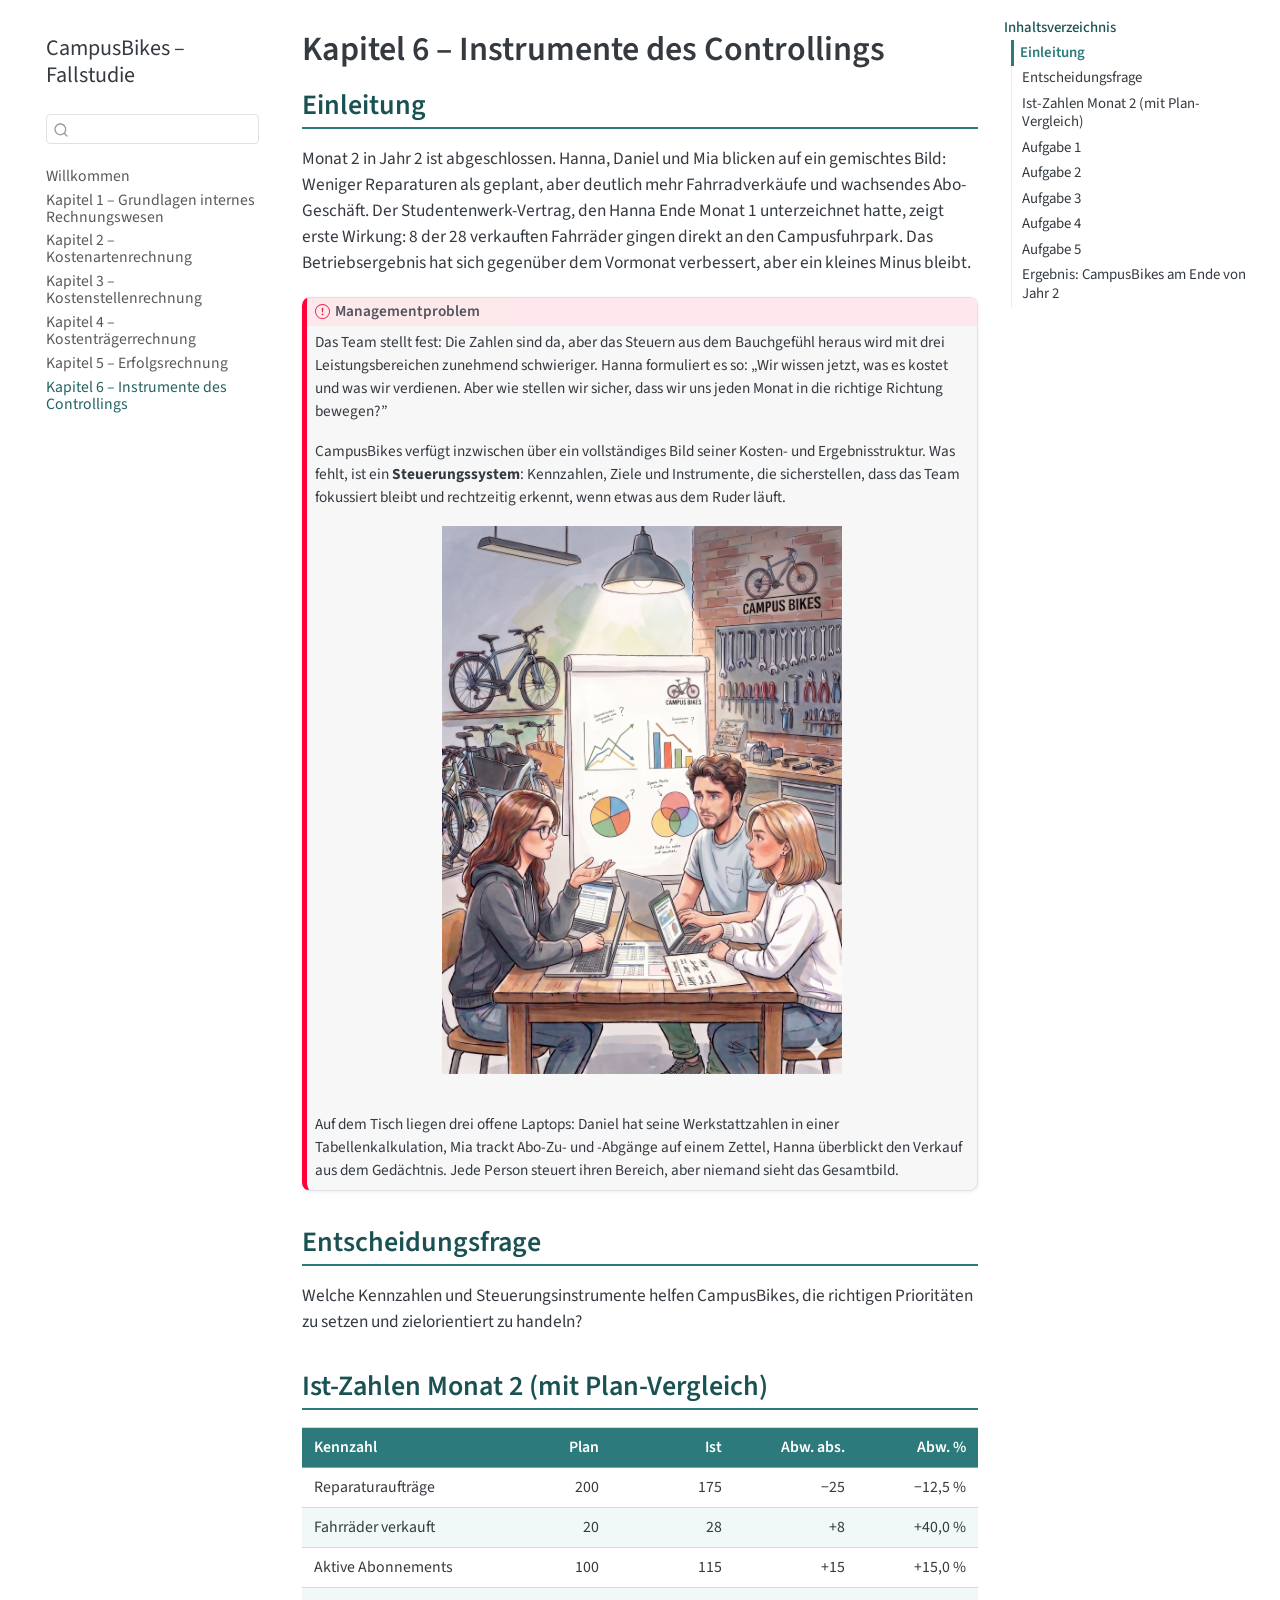
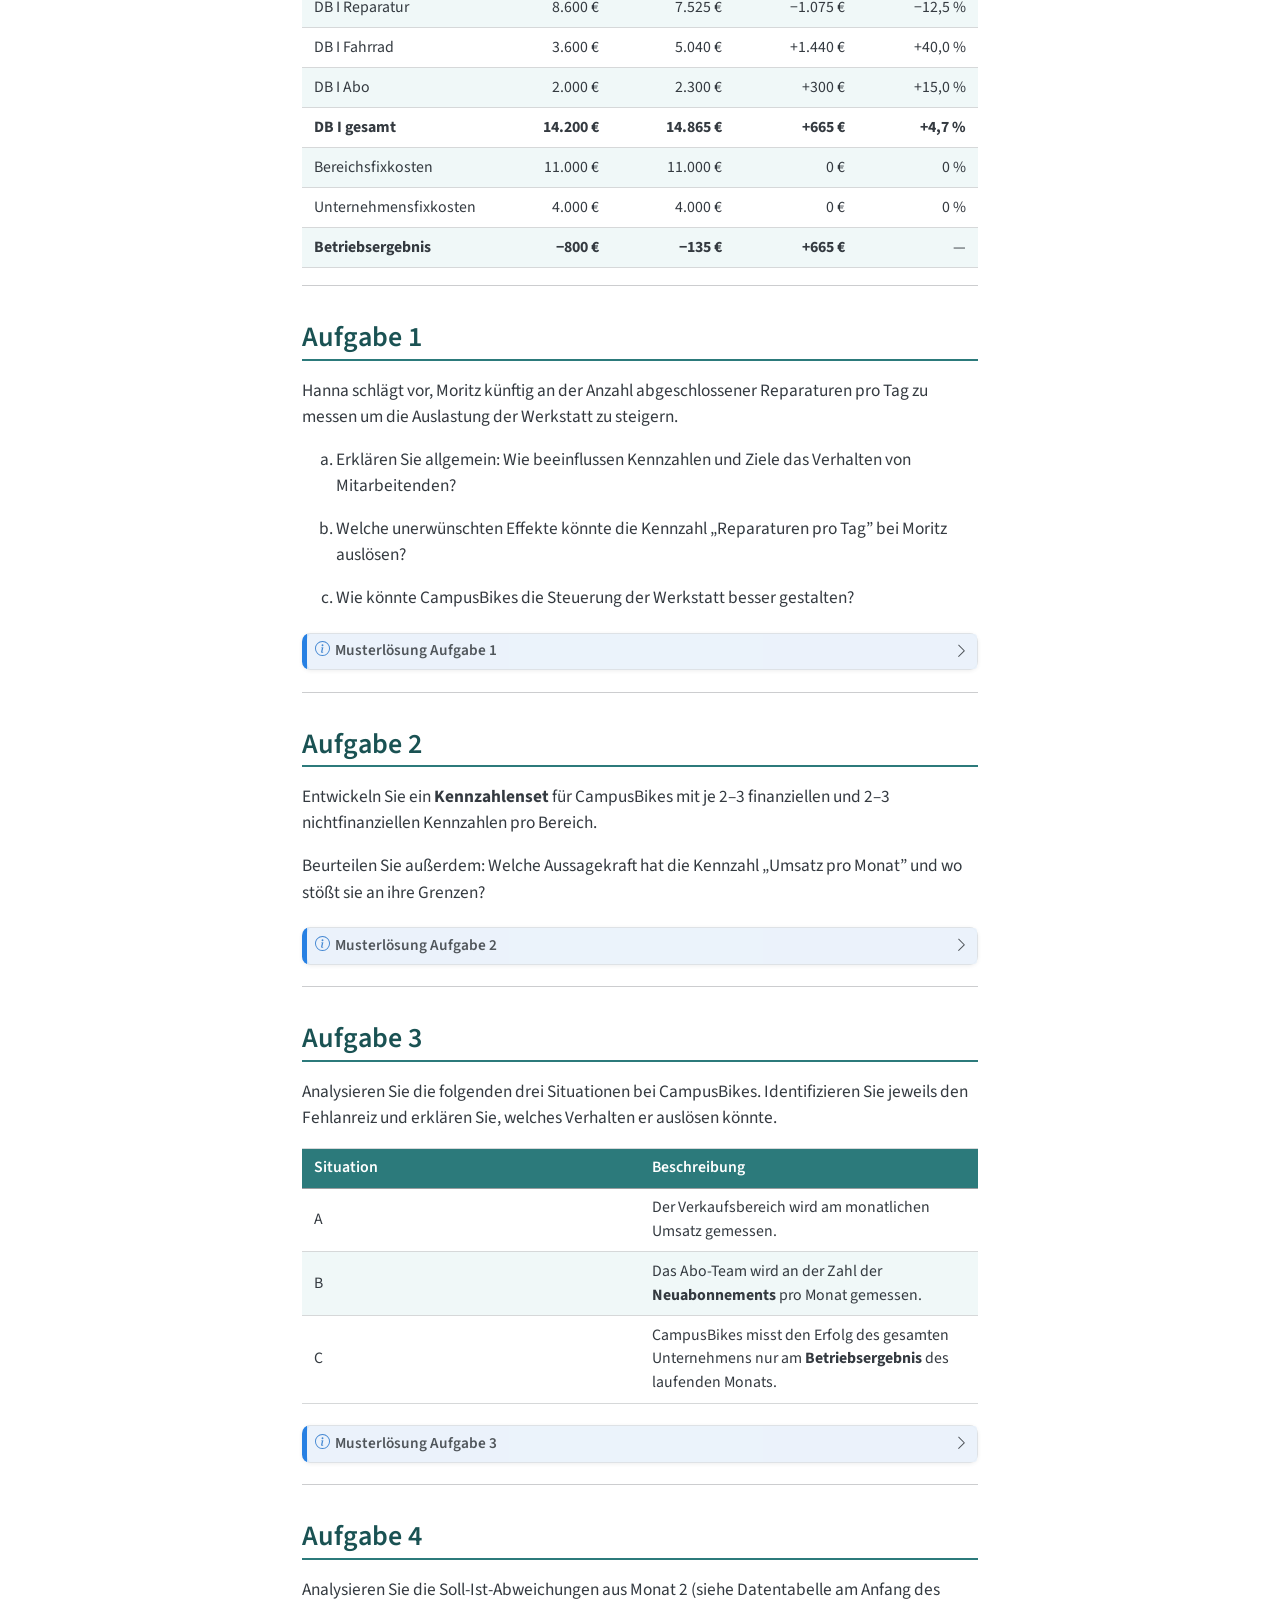
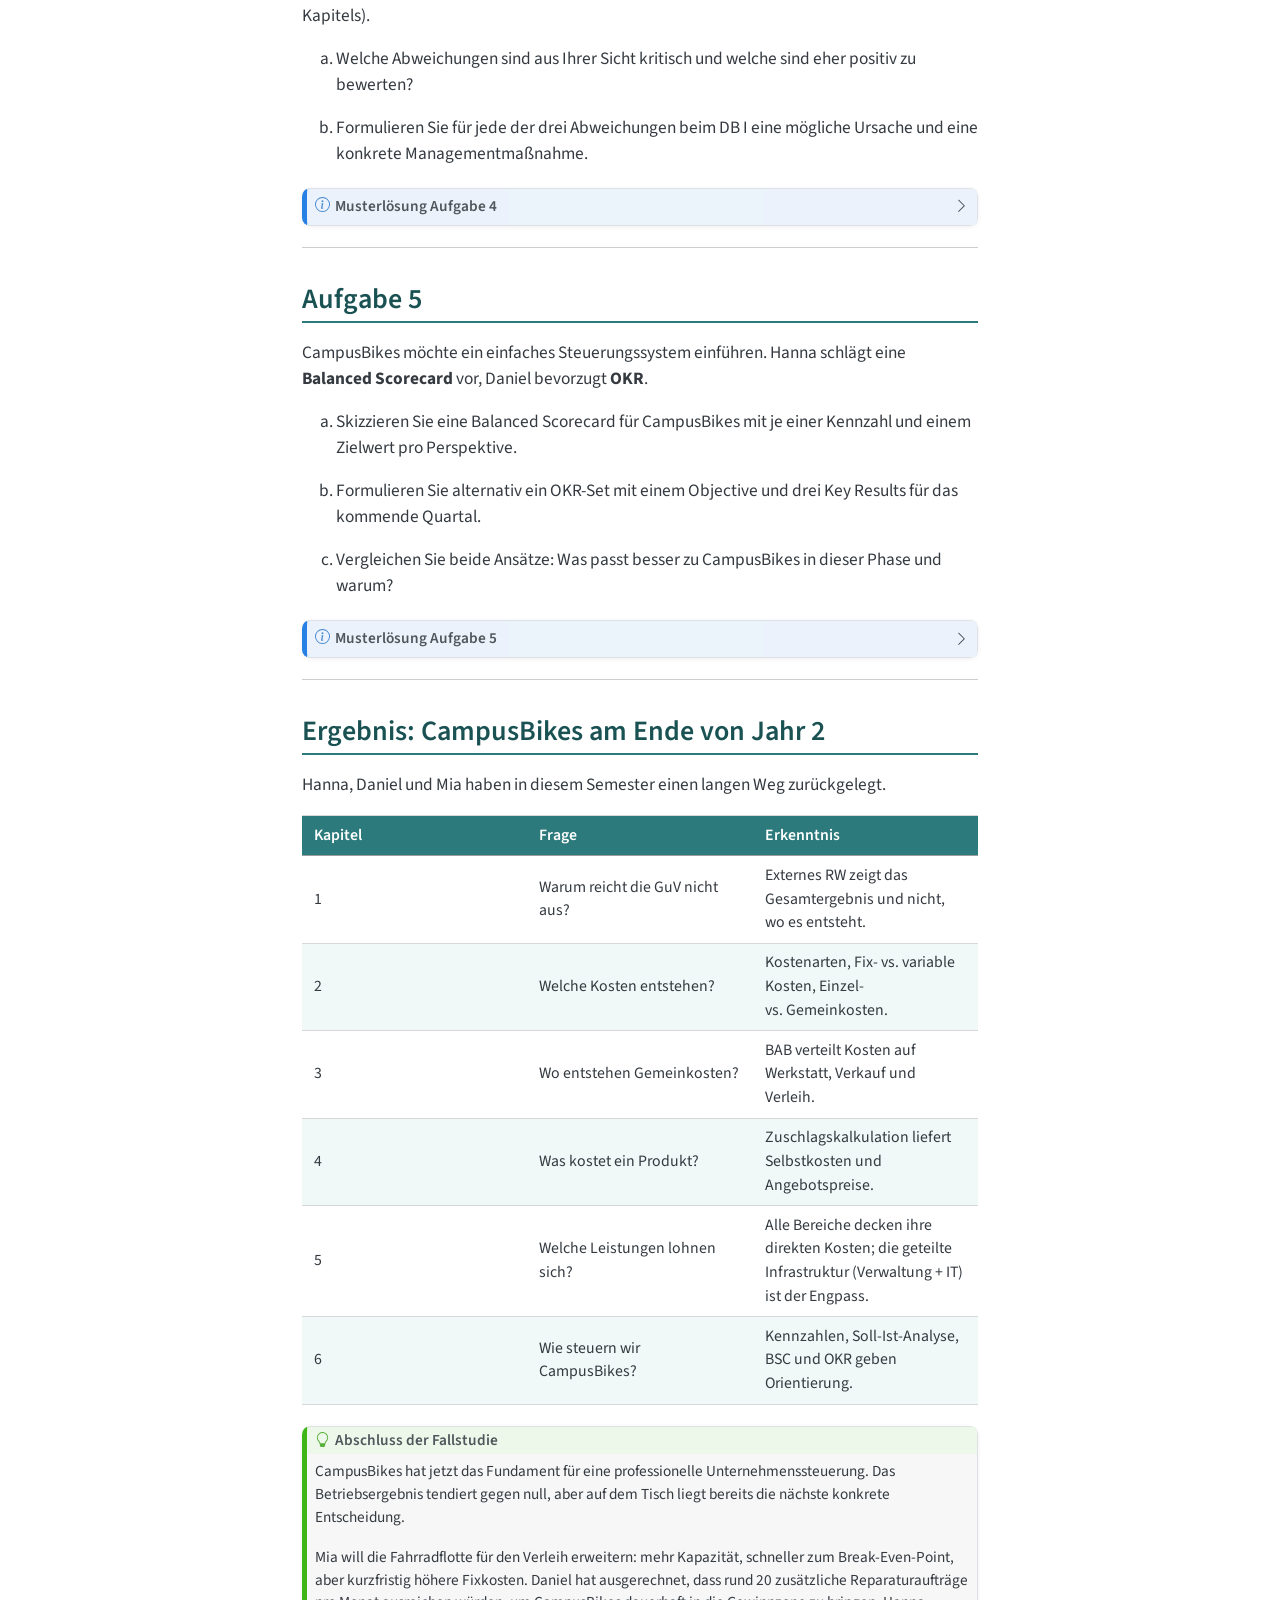
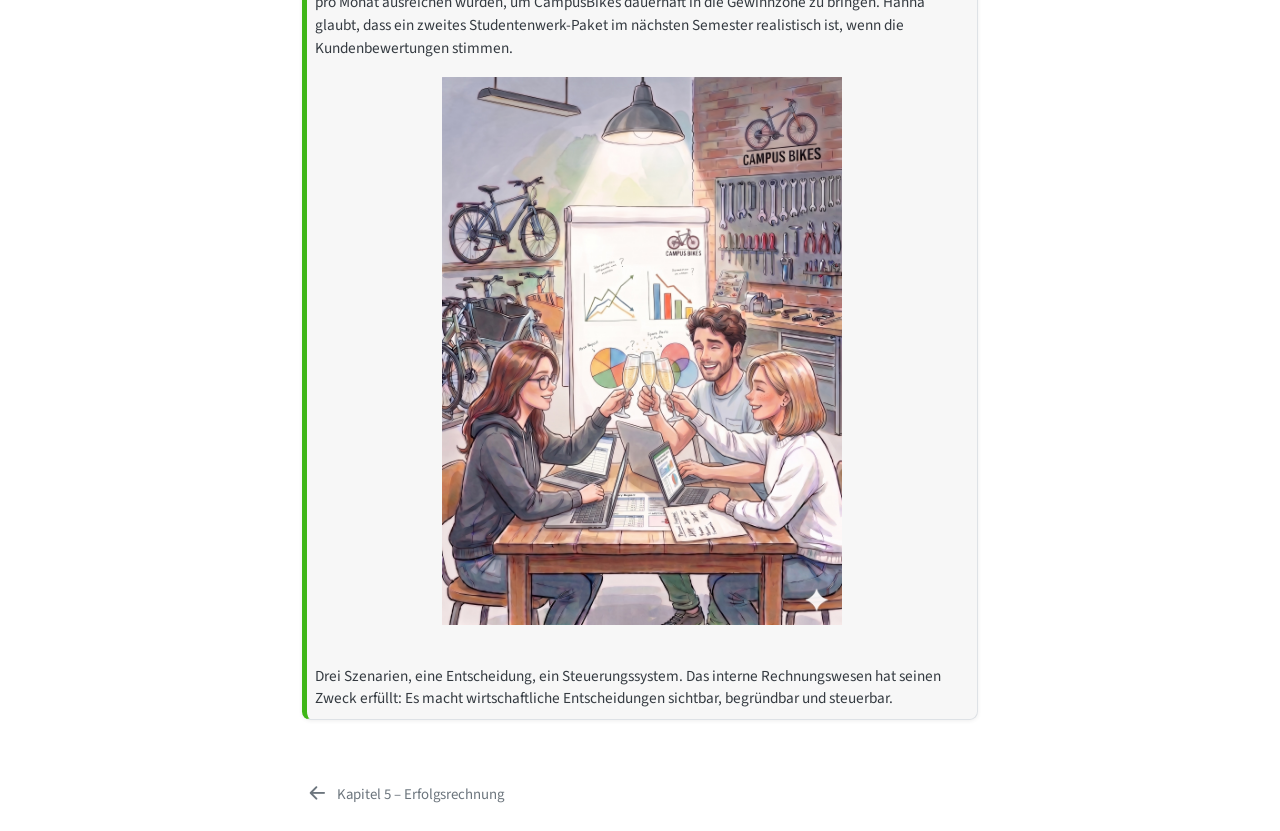
<file: docs/06-controlling.html>
<!DOCTYPE html>
<html xmlns="http://www.w3.org/1999/xhtml" lang="de" xml:lang="de"><head>

<meta charset="utf-8">
<meta name="generator" content="quarto-1.9.38">

<meta name="viewport" content="width=device-width, initial-scale=1.0, user-scalable=yes">


<title>Kapitel 6 – Instrumente des Controllings – CampusBikes – Fallstudie</title>
<style>
/* Default styles provided by pandoc.
** See https://pandoc.org/MANUAL.html#variables-for-html for config info.
*/
code{white-space: pre-wrap;}
span.smallcaps{font-variant: small-caps;}
div.columns{display: flex; gap: min(4vw, 1.5em);}
div.column{flex: auto; overflow-x: auto;}
div.hanging-indent{margin-left: 1.5em; text-indent: -1.5em;}
ul.task-list{list-style: none;}
ul.task-list li input[type="checkbox"] {
  width: 0.8em;
  margin: 0 0.8em 0.2em -1em; /* quarto-specific, see https://github.com/quarto-dev/quarto-cli/issues/4556 */ 
  vertical-align: middle;
}
</style>


<script src="site_libs/quarto-nav/quarto-nav.js"></script>
<script src="site_libs/quarto-nav/headroom.min.js"></script>
<script src="site_libs/clipboard/clipboard.min.js"></script>
<script src="site_libs/quarto-search/autocomplete.umd.js"></script>
<script src="site_libs/quarto-search/fuse.min.js"></script>
<script src="site_libs/quarto-search/quarto-search.js"></script>
<meta name="quarto:offset" content="./">
<link href="./05-erfolgsrechnung.html" rel="prev">
<link href="./assets/Logo_CampusBikes.png" rel="icon" type="image/png">
<script src="site_libs/quarto-html/quarto.js" type="module"></script>
<script src="site_libs/quarto-html/tabsets/tabsets.js" type="module"></script>
<script src="site_libs/quarto-html/popper.min.js"></script>
<script src="site_libs/quarto-html/tippy.umd.min.js"></script>
<script src="site_libs/quarto-html/anchor.min.js"></script>
<link href="site_libs/quarto-html/tippy.css" rel="stylesheet">
<link href="site_libs/quarto-html/quarto-syntax-highlighting-15634bcf2e68342d4ad2dfa704d543f6.css" rel="stylesheet" id="quarto-text-highlighting-styles">
<script src="site_libs/bootstrap/bootstrap.min.js"></script>
<link href="site_libs/bootstrap/bootstrap-icons.css" rel="stylesheet">
<link href="site_libs/bootstrap/bootstrap-a05f1c524aa1a3c8c757a0e8a1a1323f.min.css" rel="stylesheet" append-hash="true" id="quarto-bootstrap" data-mode="light">
<script src="site_libs/quarto-contrib/glightbox/glightbox.min.js"></script>
<link href="site_libs/quarto-contrib/glightbox/glightbox.min.css" rel="stylesheet">
<link href="site_libs/quarto-contrib/glightbox/lightbox.css" rel="stylesheet">
<script id="quarto-search-options" type="application/json">{
  "location": "sidebar",
  "copy-button": false,
  "collapse-after": 3,
  "panel-placement": "start",
  "type": "textbox",
  "limit": 50,
  "keyboard-shortcut": [
    "f",
    "/",
    "s"
  ],
  "show-item-context": false,
  "language": {
    "search-no-results-text": "Keine Treffer",
    "search-matching-documents-text": "Treffer",
    "search-copy-link-title": "Link in die Suche kopieren",
    "search-hide-matches-text": "Zusätzliche Treffer verbergen",
    "search-more-match-text": "weitere Treffer in diesem Dokument",
    "search-more-matches-text": "weitere Treffer in diesem Dokument",
    "search-clear-button-title": "Zurücksetzen",
    "search-text-placeholder": "",
    "search-detached-cancel-button-title": "Abbrechen",
    "search-submit-button-title": "Abschicken",
    "search-label": "Suchen"
  }
}</script>


</head>

<body class="nav-sidebar floating quarto-light">

<div id="quarto-search-results"></div>
  <header id="quarto-header" class="headroom fixed-top">
  <nav class="quarto-secondary-nav">
    <div class="container-fluid d-flex">
      <button type="button" class="quarto-btn-toggle btn" data-bs-toggle="collapse" role="button" data-bs-target=".quarto-sidebar-collapse-item" aria-controls="quarto-sidebar" aria-expanded="false" aria-label="Seitenleiste umschalten" onclick="if (window.quartoToggleHeadroom) { window.quartoToggleHeadroom(); }">
        <i class="bi bi-layout-text-sidebar-reverse"></i>
      </button>
        <nav class="quarto-page-breadcrumbs" aria-label="breadcrumb"><ol class="breadcrumb"><li class="breadcrumb-item"><a href="./06-controlling.html"><span class="chapter-title">Kapitel 6 – Instrumente des Controllings</span></a></li></ol></nav>
        <a class="flex-grow-1" role="navigation" data-bs-toggle="collapse" data-bs-target=".quarto-sidebar-collapse-item" aria-controls="quarto-sidebar" aria-expanded="false" aria-label="Seitenleiste umschalten" onclick="if (window.quartoToggleHeadroom) { window.quartoToggleHeadroom(); }">      
        </a>
      <button type="button" class="btn quarto-search-button" aria-label="Suchen" onclick="window.quartoOpenSearch();">
        <i class="bi bi-search"></i>
      </button>
    </div>
  </nav>
</header>
<!-- content -->
<div id="quarto-content" class="quarto-container page-columns page-rows-contents page-layout-article">
<!-- sidebar -->
  <nav id="quarto-sidebar" class="sidebar collapse collapse-horizontal quarto-sidebar-collapse-item sidebar-navigation floating overflow-auto">
    <div class="pt-lg-2 mt-2 text-left sidebar-header">
    <div class="sidebar-title mb-0 py-0">
      <a href="./">CampusBikes – Fallstudie</a> 
    </div>
      </div>
        <div class="mt-2 flex-shrink-0 align-items-center">
        <div class="sidebar-search">
        <div id="quarto-search" class="" title="Suchen"></div>
        </div>
        </div>
    <div class="sidebar-menu-container"> 
    <ul class="list-unstyled mt-1">
        <li class="sidebar-item">
  <div class="sidebar-item-container"> 
  <a href="./index.html" class="sidebar-item-text sidebar-link"><span class="chapter-title">Willkommen</span></a>
  </div>
</li>
        <li class="sidebar-item">
  <div class="sidebar-item-container"> 
  <a href="./01-grundlagen.html" class="sidebar-item-text sidebar-link"><span class="chapter-title">Kapitel 1 – Grundlagen internes Rechnungswesen</span></a>
  </div>
</li>
        <li class="sidebar-item">
  <div class="sidebar-item-container"> 
  <a href="./02-kostenarten.html" class="sidebar-item-text sidebar-link"><span class="chapter-title">Kapitel 2 – Kostenartenrechnung</span></a>
  </div>
</li>
        <li class="sidebar-item">
  <div class="sidebar-item-container"> 
  <a href="./03-kostenstellen.html" class="sidebar-item-text sidebar-link"><span class="chapter-title">Kapitel 3 – Kostenstellenrechnung</span></a>
  </div>
</li>
        <li class="sidebar-item">
  <div class="sidebar-item-container"> 
  <a href="./04-kostentraeger.html" class="sidebar-item-text sidebar-link"><span class="chapter-title">Kapitel 4 – Kostenträgerrechnung</span></a>
  </div>
</li>
        <li class="sidebar-item">
  <div class="sidebar-item-container"> 
  <a href="./05-erfolgsrechnung.html" class="sidebar-item-text sidebar-link"><span class="chapter-title">Kapitel 5 – Erfolgsrechnung</span></a>
  </div>
</li>
        <li class="sidebar-item">
  <div class="sidebar-item-container"> 
  <a href="./06-controlling.html" class="sidebar-item-text sidebar-link active"><span class="chapter-title">Kapitel 6 – Instrumente des Controllings</span></a>
  </div>
</li>
    </ul>
    </div>
</nav>
<div id="quarto-sidebar-glass" class="quarto-sidebar-collapse-item" data-bs-toggle="collapse" data-bs-target=".quarto-sidebar-collapse-item"></div>
<!-- margin-sidebar -->
    <div id="quarto-margin-sidebar" class="sidebar margin-sidebar">
        <nav id="TOC" role="doc-toc" class="toc-active">
    <h2 id="toc-title">Inhaltsverzeichnis</h2>
   
  <ul>
  <li><a href="#einleitung" id="toc-einleitung" class="nav-link active" data-scroll-target="#einleitung">Einleitung</a></li>
  <li><a href="#entscheidungsfrage" id="toc-entscheidungsfrage" class="nav-link" data-scroll-target="#entscheidungsfrage">Entscheidungsfrage</a></li>
  <li><a href="#ist-zahlen-monat-2-mit-plan-vergleich" id="toc-ist-zahlen-monat-2-mit-plan-vergleich" class="nav-link" data-scroll-target="#ist-zahlen-monat-2-mit-plan-vergleich">Ist-Zahlen Monat 2 (mit Plan-Vergleich)</a></li>
  <li><a href="#aufgabe-1" id="toc-aufgabe-1" class="nav-link" data-scroll-target="#aufgabe-1">Aufgabe 1</a></li>
  <li><a href="#aufgabe-2" id="toc-aufgabe-2" class="nav-link" data-scroll-target="#aufgabe-2">Aufgabe 2</a></li>
  <li><a href="#aufgabe-3" id="toc-aufgabe-3" class="nav-link" data-scroll-target="#aufgabe-3">Aufgabe 3</a></li>
  <li><a href="#aufgabe-4" id="toc-aufgabe-4" class="nav-link" data-scroll-target="#aufgabe-4">Aufgabe 4</a></li>
  <li><a href="#aufgabe-5" id="toc-aufgabe-5" class="nav-link" data-scroll-target="#aufgabe-5">Aufgabe 5</a></li>
  <li><a href="#ergebnis-campusbikes-am-ende-von-jahr-2" id="toc-ergebnis-campusbikes-am-ende-von-jahr-2" class="nav-link" data-scroll-target="#ergebnis-campusbikes-am-ende-von-jahr-2">Ergebnis: CampusBikes am Ende von Jahr 2</a></li>
  </ul>
</nav>
    </div>
<!-- main -->
<main class="content" id="quarto-document-content">

<header id="title-block-header" class="quarto-title-block default">
<div class="quarto-title">
<h1 class="title"><span class="chapter-title">Kapitel 6 – Instrumente des Controllings</span></h1>
</div>



<div class="quarto-title-meta">

    
  
    
  </div>
  


</header>


<section id="einleitung" class="level2">
<h2 class="anchored" data-anchor-id="einleitung">Einleitung</h2>
<p>Monat 2 in Jahr 2 ist abgeschlossen. Hanna, Daniel und Mia blicken auf ein gemischtes Bild: Weniger Reparaturen als geplant, aber deutlich mehr Fahrradverkäufe und wachsendes Abo-Geschäft. Der Studentenwerk-Vertrag, den Hanna Ende Monat 1 unterzeichnet hatte, zeigt erste Wirkung: 8 der 28 verkauften Fahrräder gingen direkt an den Campusfuhrpark. Das Betriebsergebnis hat sich gegenüber dem Vormonat verbessert, aber ein kleines Minus bleibt.</p>
<div class="callout callout-style-default callout-important callout-titled" title="Managementproblem">
<div class="callout-header d-flex align-content-center">
<div class="callout-icon-container">
<i class="callout-icon"></i>
</div>
<div class="callout-title-container flex-fill">
<span class="screen-reader-only">Wichtig</span>Managementproblem
</div>
</div>
<div class="callout-body-container callout-body">
<p>Das Team stellt fest: Die Zahlen sind da, aber das Steuern aus dem Bauchgefühl heraus wird mit drei Leistungsbereichen zunehmend schwieriger. Hanna formuliert es so: „Wir wissen jetzt, was es kostet und was wir verdienen. Aber wie stellen wir sicher, dass wir uns jeden Monat in die richtige Richtung bewegen?”</p>
<p>CampusBikes verfügt inzwischen über ein vollständiges Bild seiner Kosten- und Ergebnisstruktur. Was fehlt, ist ein <strong>Steuerungssystem</strong>: Kennzahlen, Ziele und Instrumente, die sicherstellen, dass das Team fokussiert bleibt und rechtzeitig erkennt, wenn etwas aus dem Ruder läuft.</p>
<div class="quarto-figure quarto-figure-center">
<figure class="figure">
<p><a href="assets/Kapitel6a.jpg" class="lightbox" data-gallery="quarto-lightbox-gallery-1"><img src="assets/Kapitel6a.jpg" class="img-fluid quarto-figure quarto-figure-center figure-img" width="400"></a></p>
</figure>
</div>
<p>Auf dem Tisch liegen drei offene Laptops: Daniel hat seine Werkstattzahlen in einer Tabellenkalkulation, Mia trackt Abo-Zu- und -Abgänge auf einem Zettel, Hanna überblickt den Verkauf aus dem Gedächtnis. Jede Person steuert ihren Bereich, aber niemand sieht das Gesamtbild.</p>
</div>
</div>
</section>
<section id="entscheidungsfrage" class="level2">
<h2 class="anchored" data-anchor-id="entscheidungsfrage">Entscheidungsfrage</h2>
<p>Welche Kennzahlen und Steuerungsinstrumente helfen CampusBikes, die richtigen Prioritäten zu setzen und zielorientiert zu handeln?</p>
</section>
<section id="ist-zahlen-monat-2-mit-plan-vergleich" class="level2">
<h2 class="anchored" data-anchor-id="ist-zahlen-monat-2-mit-plan-vergleich">Ist-Zahlen Monat 2 (mit Plan-Vergleich)</h2>
<table class="caption-top table">
<colgroup>
<col style="width: 15%">
<col style="width: 21%">
<col style="width: 21%">
<col style="width: 21%">
<col style="width: 21%">
</colgroup>
<thead>
<tr class="header">
<th>Kennzahl</th>
<th style="text-align: right;">Plan</th>
<th style="text-align: right;">Ist</th>
<th style="text-align: right;">Abw. abs.</th>
<th style="text-align: right;">Abw. %</th>
</tr>
</thead>
<tbody>
<tr class="odd">
<td>Reparaturaufträge</td>
<td style="text-align: right;">200</td>
<td style="text-align: right;">175</td>
<td style="text-align: right;">−25</td>
<td style="text-align: right;">−12,5 %</td>
</tr>
<tr class="even">
<td>Fahrräder verkauft</td>
<td style="text-align: right;">20</td>
<td style="text-align: right;">28</td>
<td style="text-align: right;">+8</td>
<td style="text-align: right;">+40,0 %</td>
</tr>
<tr class="odd">
<td>Aktive Abonnements</td>
<td style="text-align: right;">100</td>
<td style="text-align: right;">115</td>
<td style="text-align: right;">+15</td>
<td style="text-align: right;">+15,0 %</td>
</tr>
<tr class="even">
<td>DB I Reparatur</td>
<td style="text-align: right;">8.600 €</td>
<td style="text-align: right;">7.525 €</td>
<td style="text-align: right;">−1.075 €</td>
<td style="text-align: right;">−12,5 %</td>
</tr>
<tr class="odd">
<td>DB I Fahrrad</td>
<td style="text-align: right;">3.600 €</td>
<td style="text-align: right;">5.040 €</td>
<td style="text-align: right;">+1.440 €</td>
<td style="text-align: right;">+40,0 %</td>
</tr>
<tr class="even">
<td>DB I Abo</td>
<td style="text-align: right;">2.000 €</td>
<td style="text-align: right;">2.300 €</td>
<td style="text-align: right;">+300 €</td>
<td style="text-align: right;">+15,0 %</td>
</tr>
<tr class="odd">
<td><strong>DB I gesamt</strong></td>
<td style="text-align: right;"><strong>14.200 €</strong></td>
<td style="text-align: right;"><strong>14.865 €</strong></td>
<td style="text-align: right;"><strong>+665 €</strong></td>
<td style="text-align: right;"><strong>+4,7 %</strong></td>
</tr>
<tr class="even">
<td>Bereichsfixkosten</td>
<td style="text-align: right;">11.000 €</td>
<td style="text-align: right;">11.000 €</td>
<td style="text-align: right;">0 €</td>
<td style="text-align: right;">0 %</td>
</tr>
<tr class="odd">
<td>Unternehmensfixkosten</td>
<td style="text-align: right;">4.000 €</td>
<td style="text-align: right;">4.000 €</td>
<td style="text-align: right;">0 €</td>
<td style="text-align: right;">0 %</td>
</tr>
<tr class="even">
<td><strong>Betriebsergebnis</strong></td>
<td style="text-align: right;"><strong>−800 €</strong></td>
<td style="text-align: right;"><strong>−135 €</strong></td>
<td style="text-align: right;"><strong>+665 €</strong></td>
<td style="text-align: right;">—</td>
</tr>
</tbody>
</table>
<hr>
</section>
<section id="aufgabe-1" class="level2">
<h2 class="anchored" data-anchor-id="aufgabe-1">Aufgabe 1</h2>
<p>Hanna schlägt vor, Moritz künftig an der Anzahl abgeschlossener Reparaturen pro Tag zu messen um die Auslastung der Werkstatt zu steigern.</p>
<ol type="a">
<li><p>Erklären Sie allgemein: Wie beeinflussen Kennzahlen und Ziele das Verhalten von Mitarbeitenden?</p></li>
<li><p>Welche unerwünschten Effekte könnte die Kennzahl „Reparaturen pro Tag” bei Moritz auslösen?</p></li>
<li><p>Wie könnte CampusBikes die Steuerung der Werkstatt besser gestalten?</p></li>
</ol>
<div class="callout callout-style-default callout-note callout-titled" title="Musterlösung Aufgabe 1">
<div class="callout-header d-flex align-content-center collapsed" data-bs-toggle="collapse" data-bs-target=".callout-2-contents" aria-controls="callout-2" aria-expanded="false" aria-label="Toggle callout">
<div class="callout-icon-container">
<i class="callout-icon"></i>
</div>
<div class="callout-title-container flex-fill">
<span class="screen-reader-only">Hinweis</span>Musterlösung Aufgabe 1
</div>
<div class="callout-btn-toggle d-inline-block border-0 py-1 ps-1 pe-0 float-end"><i class="callout-toggle"></i></div>
</div>
<div id="callout-2" class="callout-2-contents callout-collapse collapse">
<div class="callout-body-container callout-body">
<p><strong>a) Wie Kennzahlen Verhalten steuern</strong></p>
<p>Kennzahlen lenken Aufmerksamkeit. Was gemessen wird, gewinnt an Bedeutung; was nicht gemessen wird, tritt in den Hintergrund. Menschen optimieren tendenziell das, woran sie gemessen und beurteilt werden.</p>
<p>Ziele und Kennzahlen erfüllen damit drei Funktionen:</p>
<ul>
<li><strong>Orientierung:</strong> Sie zeigen, worauf es ankommt.</li>
<li><strong>Koordination:</strong> In Teams sorgen gemeinsame Kennzahlen dafür, dass alle in dieselbe Richtung arbeiten.</li>
<li><strong>Motivation:</strong> Erreichbare Ziele fördern Engagement; unerreichbare Ziele wirken demotivierend.</li>
</ul>
<p><strong>b) Mögliche Fehlanreize bei „Reparaturen pro Tag”</strong></p>
<p>Moritz könnte versuchen, seine Kennzahl zu maximieren, indem er:</p>
<ul>
<li>Reparaturen schneller abarbeitet, als es die Qualität erlaubt → mehr Folgeschäden, Kundenbeschwerden</li>
<li>einfache Reparaturen bevorzugt und aufwendige Aufträge verzögert oder meidet</li>
<li>Teile nur provisorisch repariert, um das Ticket schnell zu schließen</li>
</ul>
<p>Keines dieser Verhaltensweisen liegt im Interesse von CampusBikes, aber alle sind eine rationale Reaktion auf eine einseitige Kennzahl.</p>
<p><strong>c) Bessere Steuerung der Werkstatt</strong></p>
<p>Eine einzige Kennzahl reicht selten aus. Sinnvoller ist ein ausgewogenes Set, das verschiedene Dimensionen abdeckt:</p>
<table class="caption-top table">
<thead>
<tr class="header">
<th>Dimension</th>
<th>Kennzahl</th>
</tr>
</thead>
<tbody>
<tr class="odd">
<td>Effizienz</td>
<td>Reparaturen pro Arbeitstag</td>
</tr>
<tr class="even">
<td>Qualität</td>
<td>Anteil Reparaturen ohne Folgebeanstandung</td>
</tr>
<tr class="odd">
<td>Kundenzufriedenheit</td>
<td>Bewertung auf Campus-Plattform (Ø Sterne)</td>
</tr>
<tr class="even">
<td>Wirtschaftlichkeit</td>
<td>DB I pro Reparatur</td>
</tr>
</tbody>
</table>
<p>Die Kombination schützt vor Optimierung auf Kosten anderer Ziele.</p>
</div>
</div>
</div>
<hr>
</section>
<section id="aufgabe-2" class="level2">
<h2 class="anchored" data-anchor-id="aufgabe-2">Aufgabe 2</h2>
<p>Entwickeln Sie ein <strong>Kennzahlenset</strong> für CampusBikes mit je 2–3 finanziellen und 2–3 nichtfinanziellen Kennzahlen pro Bereich.</p>
<p>Beurteilen Sie außerdem: Welche Aussagekraft hat die Kennzahl „Umsatz pro Monat” und wo stößt sie an ihre Grenzen?</p>
<div class="callout callout-style-default callout-note callout-titled" title="Musterlösung Aufgabe 2">
<div class="callout-header d-flex align-content-center collapsed" data-bs-toggle="collapse" data-bs-target=".callout-3-contents" aria-controls="callout-3" aria-expanded="false" aria-label="Toggle callout">
<div class="callout-icon-container">
<i class="callout-icon"></i>
</div>
<div class="callout-title-container flex-fill">
<span class="screen-reader-only">Hinweis</span>Musterlösung Aufgabe 2
</div>
<div class="callout-btn-toggle d-inline-block border-0 py-1 ps-1 pe-0 float-end"><i class="callout-toggle"></i></div>
</div>
<div id="callout-3" class="callout-3-contents callout-collapse collapse">
<div class="callout-body-container callout-body">
<p><strong>Kennzahlenset CampusBikes</strong></p>
<table class="caption-top table">
<colgroup>
<col style="width: 33%">
<col style="width: 33%">
<col style="width: 33%">
</colgroup>
<thead>
<tr class="header">
<th>Bereich</th>
<th>Finanzielle Kennzahlen</th>
<th>Nichtfinanzielle Kennzahlen</th>
</tr>
</thead>
<tbody>
<tr class="odd">
<td>Reparatur</td>
<td>DB I/Auftrag, DB II Reparatur, Reparaturanteil am Gesamtumsatz</td>
<td>Ø Reparaturzeit , Beanstandungsquote, Auslastungsgrad Werkstatt</td>
</tr>
<tr class="even">
<td>Fahrradverkauf</td>
<td>DB I/Fahrrad, Lagerumschlag, Verkaufsquote (Beratung → Kauf)</td>
<td>Kundenzufriedenheit, Wiederkaufquote, Ø Beratungszeit</td>
</tr>
<tr class="odd">
<td>Verleih/Abo</td>
<td>DB I/Abo, Abo-Bestand, Churn-Rate</td>
<td>Aktive Abonnements, Nutzungsfrequenz, Ø Abo-Laufzeit</td>
</tr>
<tr class="even">
<td>Gesamt</td>
<td>Betriebsergebnis, DB I gesamt, Fixkostendeckungsgrad</td>
<td>Gesamtkundenbewertung, Beschwerden/Monat, Teamzufriedenheit</td>
</tr>
</tbody>
</table>
<p><strong>Grenzen der Kennzahl „Umsatz pro Monat”</strong></p>
<p>Umsatz zeigt, wie viel CampusBikes verkauft, aber nicht, ob es dabei verdient. Ein hoher Umsatz mit niedrigen Deckungsbeiträgen ist schlechter als ein geringerer Umsatz mit soliden Margen.</p>
<p>Konkret für CampusBikes: Der Fahrradverkauf erzeugt pro Einheit 300 € Umsatz, aber mit variablen Kosten von 120 € und hohen Bereichsfixkosten bleibt wenig übrig. Umsatz allein würde den Verkaufsbereich besser aussehen lassen, als er wirtschaftlich ist.</p>
<p><strong>Faustregel:</strong> Umsatz ist ein Aktivitätsindikator, kein Erfolgsindikator. Er sollte immer mit Deckungsbeitrags- oder Ergebniskennzahlen kombiniert werden.</p>
</div>
</div>
</div>
<hr>
</section>
<section id="aufgabe-3" class="level2">
<h2 class="anchored" data-anchor-id="aufgabe-3">Aufgabe 3</h2>
<p>Analysieren Sie die folgenden drei Situationen bei CampusBikes. Identifizieren Sie jeweils den Fehlanreiz und erklären Sie, welches Verhalten er auslösen könnte.</p>
<table class="caption-top table">
<colgroup>
<col style="width: 50%">
<col style="width: 50%">
</colgroup>
<thead>
<tr class="header">
<th>Situation</th>
<th>Beschreibung</th>
</tr>
</thead>
<tbody>
<tr class="odd">
<td>A</td>
<td>Der Verkaufsbereich wird am monatlichen Umsatz gemessen.</td>
</tr>
<tr class="even">
<td>B</td>
<td>Das Abo-Team wird an der Zahl der <strong>Neuabonnements</strong> pro Monat gemessen.</td>
</tr>
<tr class="odd">
<td>C</td>
<td>CampusBikes misst den Erfolg des gesamten Unternehmens nur am <strong>Betriebsergebnis</strong> des laufenden Monats.</td>
</tr>
</tbody>
</table>
<div class="callout callout-style-default callout-note callout-titled" title="Musterlösung Aufgabe 3">
<div class="callout-header d-flex align-content-center collapsed" data-bs-toggle="collapse" data-bs-target=".callout-4-contents" aria-controls="callout-4" aria-expanded="false" aria-label="Toggle callout">
<div class="callout-icon-container">
<i class="callout-icon"></i>
</div>
<div class="callout-title-container flex-fill">
<span class="screen-reader-only">Hinweis</span>Musterlösung Aufgabe 3
</div>
<div class="callout-btn-toggle d-inline-block border-0 py-1 ps-1 pe-0 float-end"><i class="callout-toggle"></i></div>
</div>
<div id="callout-4" class="callout-4-contents callout-collapse collapse">
<div class="callout-body-container callout-body">
<p><strong>Situation A: Steuerung Verkauf über Umsatz</strong></p>
<p>Fehlanreiz: Das Verkaufsteam maximiert den Umsatz, nicht den Deckungsbeitrag.</p>
<p>Mögliches Verhalten:</p>
<ul>
<li>Bevorzugen teurer Fahrräder, auch wenn günstigere für den Kunden besser passen</li>
<li>Rabatte vermeiden, um Umsatz hochzuhalten, auch wenn ein Rabatt den Kunden gewinnen würde</li>
<li>Keine Rücksicht auf Lagerkosten oder Kapitalbindung</li>
</ul>
<p>Besser: Steuerung über DB I pro Verkauf, kombiniert mit Kundenzufriedenheitskennzahl.</p>
<hr>
<p><strong>Situation B: Steuerung Abo über Neuabonnements</strong></p>
<p>Fehlanreiz: Das Team optimiert Neuanmeldungen, ignoriert aber Kündigungen (Churn).</p>
<p>Mögliches Verhalten: - Aggressive Werbung für neue Kunden, kaum Pflege bestehender Kunden - Abo-Bestand stagniert trotz hoher Neuanmeldungen, weil viele kündigen - Qualitätsprobleme (schlechte Fahrräder, langsamer Service) werden nicht adressiert, weil sie nicht gemessen werden</p>
<p>Besser: Steuerung über Netto-Abo-Wachstum (Neuzugänge − Kündigungen) und Churn-Rate.</p>
<hr>
<p><strong>Situation C: Steuerung über kurzfristiges Betriebsergebnis</strong></p>
<p>Fehlanreiz: Das Team optimiert den aktuellen Monat auf Kosten der Zukunft.</p>
<p>Mögliches Verhalten: - Verzicht auf Investitionen in neue Fahrräder oder Marketing, um Kosten zu senken - Ablehnen von Projekten mit langfristigem Potenzial (z.B. Aufbau Abo-Kundenstamm), weil sie kurzfristig Kosten verursachen - Keine Ausbildung oder Weiterentwicklung, da dies ebenfalls das Monatsergebnis belastet</p>
<p>Besser: Mischung aus kurzfristigen Ergebniskennzahlen und langfristigen Wachstums- und Investitionskennzahlen, etwa über eine Balanced Scorecard.</p>
</div>
</div>
</div>
<hr>
</section>
<section id="aufgabe-4" class="level2">
<h2 class="anchored" data-anchor-id="aufgabe-4">Aufgabe 4</h2>
<p>Analysieren Sie die Soll-Ist-Abweichungen aus Monat 2 (siehe Datentabelle am Anfang des Kapitels).</p>
<ol type="a">
<li><p>Welche Abweichungen sind aus Ihrer Sicht kritisch und welche sind eher positiv zu bewerten?</p></li>
<li><p>Formulieren Sie für jede der drei Abweichungen beim DB I eine mögliche Ursache und eine konkrete Managementmaßnahme.</p></li>
</ol>
<div class="callout callout-style-default callout-note callout-titled" title="Musterlösung Aufgabe 4">
<div class="callout-header d-flex align-content-center collapsed" data-bs-toggle="collapse" data-bs-target=".callout-5-contents" aria-controls="callout-5" aria-expanded="false" aria-label="Toggle callout">
<div class="callout-icon-container">
<i class="callout-icon"></i>
</div>
<div class="callout-title-container flex-fill">
<span class="screen-reader-only">Hinweis</span>Musterlösung Aufgabe 4
</div>
<div class="callout-btn-toggle d-inline-block border-0 py-1 ps-1 pe-0 float-end"><i class="callout-toggle"></i></div>
</div>
<div id="callout-5" class="callout-5-contents callout-collapse collapse">
<div class="callout-body-container callout-body">
<p><strong>a) Bewertung der Abweichungen</strong></p>
<table class="caption-top table">
<colgroup>
<col style="width: 30%">
<col style="width: 40%">
<col style="width: 30%">
</colgroup>
<thead>
<tr class="header">
<th>Bereich</th>
<th style="text-align: right;">Abweichung DB I</th>
<th>Bewertung</th>
</tr>
</thead>
<tbody>
<tr class="odd">
<td>Reparatur</td>
<td style="text-align: right;">−1.075 €</td>
<td><strong>Kritisch</strong>: Reparatur ist der größte DB-I-Beitrag. Weniger Aufträge als geplant belasten das Gesamtergebnis spürbar.</td>
</tr>
<tr class="even">
<td>Fahrradverkauf</td>
<td style="text-align: right;">+1.440 €</td>
<td><strong>Positiv</strong>: Deutlich über Plan. Möglicher Semesterbeginn-Effekt mit höherer Kaufbereitschaft.</td>
</tr>
<tr class="odd">
<td>Monatsabo</td>
<td style="text-align: right;">+300 €</td>
<td><strong>Positiv, aber moderat</strong>: Wachstum in die richtige Richtung; Zielauslastung noch nicht erreicht.</td>
</tr>
<tr class="even">
<td><strong>Gesamt</strong></td>
<td style="text-align: right;"><strong>+665 €</strong></td>
<td><strong>Leicht positiv</strong>: Besser als geplant, aber das Betriebsergebnis bleibt negativ. Der Trend stimmt.</td>
</tr>
</tbody>
</table>
<p><strong>b) Ursachen und Maßnahmen</strong></p>
<p><strong>Reparatur (−25 Aufträge, −1.075 € DB I)</strong></p>
<p>Mögliche Ursache: Semesterbeginn. Studierende sind neu am Campus, haben ihre Fahrräder noch nicht oder sind noch nicht in der Routine, Reparaturen zu beauftragen.</p>
<p>Maßnahme: Gezielte Werbung zu Semesterbeginn (z.B. Aushänge, Campus-App, Kooperation mit Studierendenwerk), Aktionsangebot „Semesterstart-Check” für 49 € statt 75 €.</p>
<hr>
<p><strong>Fahrradverkauf (+8 Fahrräder, +1.440 € DB I)</strong></p>
<p>Mögliche Ursache: Semesterbeginn-Effekt. Erstsemester kaufen Fahrräder für den Campusalltag. Zudem könnte das Studentenwerk-Paket (Kap. 4) zum Abschluss gekommen sein.</p>
<p>Maßnahme: Lagerbestand für zukünftige Semesterbeginne erhöhen, um Nachfragespitzen bedienen zu können. Prüfen: War die Marge bei den zusätzlichen Verkäufen auf Planniveau?</p>
<hr>
<p><strong>Monatsabo (+15 Abonnements, +300 € DB I)</strong></p>
<p>Mögliche Ursache: Mund-zu-Mund-Empfehlungen unter Studierenden. Eventuell hat auch ein Instagram-Post von Mia zur Semesterbeginn-Kampagne beigetragen.</p>
<p>Maßnahme: Den Wachstumstrend aktiv unterstützen (Empfehlungsprämie für bestehende Kunden, Erstsemester-Paket). Beobachten: Wie entwickelt sich die Churn-Rate ab Monat 3?</p>
</div>
</div>
</div>
<hr>
</section>
<section id="aufgabe-5" class="level2">
<h2 class="anchored" data-anchor-id="aufgabe-5">Aufgabe 5</h2>
<p>CampusBikes möchte ein einfaches Steuerungssystem einführen. Hanna schlägt eine <strong>Balanced Scorecard</strong> vor, Daniel bevorzugt <strong>OKR</strong>.</p>
<ol type="a">
<li><p>Skizzieren Sie eine Balanced Scorecard für CampusBikes mit je einer Kennzahl und einem Zielwert pro Perspektive.</p></li>
<li><p>Formulieren Sie alternativ ein OKR-Set mit einem Objective und drei Key Results für das kommende Quartal.</p></li>
<li><p>Vergleichen Sie beide Ansätze: Was passt besser zu CampusBikes in dieser Phase und warum?</p></li>
</ol>
<div class="callout callout-style-default callout-note callout-titled" title="Musterlösung Aufgabe 5">
<div class="callout-header d-flex align-content-center collapsed" data-bs-toggle="collapse" data-bs-target=".callout-6-contents" aria-controls="callout-6" aria-expanded="false" aria-label="Toggle callout">
<div class="callout-icon-container">
<i class="callout-icon"></i>
</div>
<div class="callout-title-container flex-fill">
<span class="screen-reader-only">Hinweis</span>Musterlösung Aufgabe 5
</div>
<div class="callout-btn-toggle d-inline-block border-0 py-1 ps-1 pe-0 float-end"><i class="callout-toggle"></i></div>
</div>
<div id="callout-6" class="callout-6-contents callout-collapse collapse">
<div class="callout-body-container callout-body">
<p><strong>a) Balanced Scorecard CampusBikes</strong></p>
<p>Die BSC betrachtet das Unternehmen aus vier Perspektiven und stellt sicher, dass finanzielle und nichtfinanzielle Ziele gleichgewichtig verfolgt werden.</p>
<table class="caption-top table">
<colgroup>
<col style="width: 23%">
<col style="width: 23%">
<col style="width: 23%">
<col style="width: 30%">
</colgroup>
<thead>
<tr class="header">
<th>Perspektive</th>
<th>Ziel</th>
<th>Kennzahl</th>
<th style="text-align: right;">Zielwert</th>
</tr>
</thead>
<tbody>
<tr class="odd">
<td><strong>Finanzen</strong></td>
<td>Profitabilität erreichen</td>
<td>Betriebsergebnis</td>
<td style="text-align: right;">≥ 0 € bis Ende Q2</td>
</tr>
<tr class="even">
<td><strong>Kunden</strong></td>
<td>Empfehlungsbereitschaft steigern</td>
<td>Ø Kundenbewertung (Campus-Plattform)</td>
<td style="text-align: right;">≥ 4,5 / 5,0</td>
</tr>
<tr class="odd">
<td><strong>Interne Prozesse</strong></td>
<td>Reparaturqualität sichern</td>
<td>Beanstandungsquote</td>
<td style="text-align: right;">≤ 5 %</td>
</tr>
<tr class="even">
<td><strong>Lernen &amp; Entwicklung</strong></td>
<td>Kernprozesse standardisieren</td>
<td>Dokumentierte Reparaturabläufe</td>
<td style="text-align: right;">≥ 3 bis Q2-Ende</td>
</tr>
</tbody>
</table>
<p>Die vier Perspektiven bilden eine Ursache-Wirkungskette: Standardisierte Abläufe (L&amp;E) ermöglichen gleichmäßigere Reparaturqualität → weniger Beanstandungen (Interne Prozesse) → zufriedenere Kunden empfehlen CampusBikes weiter → mehr Aufträge und Deckungsbeitrag → positives Finanzergebnis.</p>
<hr>
<p><strong>b) OKR-Set für das kommende Quartal</strong></p>
<p><strong>Objective:</strong> CampusBikes hat sich als die verlässliche erste Anlaufstelle für Fahrradbedarf auf dem Campus etabliert.</p>
<table class="caption-top table">
<colgroup>
<col style="width: 30%">
<col style="width: 30%">
<col style="width: 40%">
</colgroup>
<thead>
<tr class="header">
<th>Key Result</th>
<th>Messgröße</th>
<th style="text-align: right;">Zielwert</th>
</tr>
</thead>
<tbody>
<tr class="odd">
<td>KR1</td>
<td>Anteil Reparaturen nach dokumentierter Checkliste abgeschlossen</td>
<td style="text-align: right;">≥ 90 %</td>
</tr>
<tr class="even">
<td>KR2</td>
<td>Persönliche Follow-up-Kontakte mit Bestandskunden</td>
<td style="text-align: right;">≥ 20 pro Monat</td>
</tr>
<tr class="odd">
<td>KR3</td>
<td>Aktiv initiierte Erstkontakte mit neuen Zielgruppen am Campus (Fachschaften, Wohnheime, Sportzentrum)</td>
<td style="text-align: right;">≥ 5 pro Monat</td>
</tr>
</tbody>
</table>
<p>OKR-Prinzip: Das Objective ist qualitativ und inspirierend, die Key Results sind konkret messbar. Am Quartalsende wird offen bewertet, wie weit die Ziele erreicht wurden (0–100 %).</p>
<p>Das OKR-Set entspricht den Qualitätsansprüchen an gute OKRs: Das Objective beschreibt einen <strong>abgeschlossenen Zustand</strong> und ist <strong>Outcome-orientiert</strong>. Es beschreibt, was am Ende gilt, nicht was getan wurde. Die drei Key Results sind <strong>Lead Measures</strong>: Sie beschreiben unmittelbar beeinflussbare Aktivitäten, nicht deren Ergebnisse. Sie sind <strong>mehrdimensional</strong> (Prozessqualität, Kundenbindung, Marktpräsenz) und <strong>unabhängig</strong> voneinander messbar. Jedes KR beantwortet die Frage „Wie erreichen wir das Objective?” aus einem anderen Blickwinkel: konsequente Qualitätsprozesse (KR1), aktive Kundenpflege (KR2) und gezielte Sichtbarkeit am Campus (KR3).</p>
<hr>
<p><strong>c) Vergleich: BSC vs.&nbsp;OKR für CampusBikes</strong></p>
<table class="caption-top table">
<colgroup>
<col style="width: 33%">
<col style="width: 33%">
<col style="width: 33%">
</colgroup>
<thead>
<tr class="header">
<th>Merkmal</th>
<th>Balanced Scorecard</th>
<th>OKR</th>
</tr>
</thead>
<tbody>
<tr class="odd">
<td>Struktur</td>
<td>Vier Perspektiven, dauerhaft</td>
<td>Flexibel, quartalsweise</td>
</tr>
<tr class="even">
<td>Aufwand</td>
<td>Höher (Aufbau und Pflege)</td>
<td>Niedrig (schnell einsetzbar)</td>
</tr>
<tr class="odd">
<td>Stärke</td>
<td>Vollständigkeit, Verknüpfungen</td>
<td>Fokus, Einfachheit, Agilität</td>
</tr>
<tr class="even">
<td>Schwäche</td>
<td>Kann bürokratisch wirken</td>
<td>Kann Ziele verengen</td>
</tr>
<tr class="odd">
<td>Passung CampusBikes</td>
<td>Mittelfristig sinnvoll</td>
<td>Jetzt ideal, schnell einführbar</td>
</tr>
</tbody>
</table>
<p><strong>Empfehlung:</strong> In der aktuellen Wachstumsphase empfiehlt sich <strong>OKR</strong> durch den klarer Fokus auf die drei entscheidenden Größen Key Results. Die BSC kann eingeführt werden, wenn das Unternehmen größer wird und mehr Steuerungsebenen braucht.</p>
</div>
</div>
</div>
<hr>
</section>
<section id="ergebnis-campusbikes-am-ende-von-jahr-2" class="level2">
<h2 class="anchored" data-anchor-id="ergebnis-campusbikes-am-ende-von-jahr-2">Ergebnis: CampusBikes am Ende von Jahr 2</h2>
<p>Hanna, Daniel und Mia haben in diesem Semester einen langen Weg zurückgelegt.</p>
<table class="caption-top table">
<colgroup>
<col style="width: 33%">
<col style="width: 33%">
<col style="width: 33%">
</colgroup>
<thead>
<tr class="header">
<th>Kapitel</th>
<th>Frage</th>
<th>Erkenntnis</th>
</tr>
</thead>
<tbody>
<tr class="odd">
<td>1</td>
<td>Warum reicht die GuV nicht aus?</td>
<td>Externes RW zeigt das Gesamtergebnis und nicht, wo es entsteht.</td>
</tr>
<tr class="even">
<td>2</td>
<td>Welche Kosten entstehen?</td>
<td>Kostenarten, Fix- vs.&nbsp;variable Kosten, Einzel- vs.&nbsp;Gemeinkosten.</td>
</tr>
<tr class="odd">
<td>3</td>
<td>Wo entstehen Gemeinkosten?</td>
<td>BAB verteilt Kosten auf Werkstatt, Verkauf und Verleih.</td>
</tr>
<tr class="even">
<td>4</td>
<td>Was kostet ein Produkt?</td>
<td>Zuschlagskalkulation liefert Selbstkosten und Angebotspreise.</td>
</tr>
<tr class="odd">
<td>5</td>
<td>Welche Leistungen lohnen sich?</td>
<td>Alle Bereiche decken ihre direkten Kosten; die geteilte Infrastruktur (Verwaltung + IT) ist der Engpass.</td>
</tr>
<tr class="even">
<td>6</td>
<td>Wie steuern wir CampusBikes?</td>
<td>Kennzahlen, Soll-Ist-Analyse, BSC und OKR geben Orientierung.</td>
</tr>
</tbody>
</table>
<div class="callout callout-style-default callout-tip callout-titled" title="Abschluss der Fallstudie">
<div class="callout-header d-flex align-content-center">
<div class="callout-icon-container">
<i class="callout-icon"></i>
</div>
<div class="callout-title-container flex-fill">
<span class="screen-reader-only">Tipp</span>Abschluss der Fallstudie
</div>
</div>
<div class="callout-body-container callout-body">
<p>CampusBikes hat jetzt das Fundament für eine professionelle Unternehmenssteuerung. Das Betriebsergebnis tendiert gegen null, aber auf dem Tisch liegt bereits die nächste konkrete Entscheidung.</p>
<p>Mia will die Fahrradflotte für den Verleih erweitern: mehr Kapazität, schneller zum Break-Even-Point, aber kurzfristig höhere Fixkosten. Daniel hat ausgerechnet, dass rund 20 zusätzliche Reparaturaufträge pro Monat ausreichen würden, um CampusBikes dauerhaft in die Gewinnzone zu bringen. Hanna glaubt, dass ein zweites Studentenwerk-Paket im nächsten Semester realistisch ist, wenn die Kundenbewertungen stimmen.</p>
<div class="quarto-figure quarto-figure-center">
<figure class="figure">
<p><a href="assets/Kapitel6b.jpg" class="lightbox" data-gallery="quarto-lightbox-gallery-2"><img src="assets/Kapitel6b.jpg" class="img-fluid quarto-figure quarto-figure-center figure-img" width="400"></a></p>
</figure>
</div>
<p>Drei Szenarien, eine Entscheidung, ein Steuerungssystem. Das interne Rechnungswesen hat seinen Zweck erfüllt: Es macht wirtschaftliche Entscheidungen sichtbar, begründbar und steuerbar.</p>
</div>
</div>


</section>

</main> <!-- /main -->
<script id="quarto-html-after-body" type="application/javascript">
  window.document.addEventListener("DOMContentLoaded", function (event) {
    const icon = "";
    const anchorJS = new window.AnchorJS();
    anchorJS.options = {
      placement: 'right',
      icon: icon
    };
    anchorJS.add('.anchored');
    const isCodeAnnotation = (el) => {
      for (const clz of el.classList) {
        if (clz.startsWith('code-annotation-')) {                     
          return true;
        }
      }
      return false;
    }
    const onCopySuccess = function(e) {
      // button target
      const button = e.trigger;
      // don't keep focus
      button.blur();
      // flash "checked"
      button.classList.add('code-copy-button-checked');
      var currentTitle = button.getAttribute("title");
      button.setAttribute("title", "Kopiert");
      let tooltip;
      if (window.bootstrap) {
        button.setAttribute("data-bs-toggle", "tooltip");
        button.setAttribute("data-bs-placement", "left");
        button.setAttribute("data-bs-title", "Kopiert");
        tooltip = new bootstrap.Tooltip(button, 
          { trigger: "manual", 
            customClass: "code-copy-button-tooltip",
            offset: [0, -8]});
        tooltip.show();    
      }
      setTimeout(function() {
        if (tooltip) {
          tooltip.hide();
          button.removeAttribute("data-bs-title");
          button.removeAttribute("data-bs-toggle");
          button.removeAttribute("data-bs-placement");
        }
        button.setAttribute("title", currentTitle);
        button.classList.remove('code-copy-button-checked');
      }, 1000);
      // clear code selection
      e.clearSelection();
    }
    const getTextToCopy = function(trigger) {
      const outerScaffold = trigger.parentElement.cloneNode(true);
      const codeEl = outerScaffold.querySelector('code');
      for (const childEl of codeEl.children) {
        if (isCodeAnnotation(childEl)) {
          childEl.remove();
        }
      }
      return codeEl.innerText;
    }
    const clipboard = new window.ClipboardJS('.code-copy-button:not([data-in-quarto-modal])', {
      text: getTextToCopy
    });
    clipboard.on('success', onCopySuccess);
    if (window.document.getElementById('quarto-embedded-source-code-modal')) {
      const clipboardModal = new window.ClipboardJS('.code-copy-button[data-in-quarto-modal]', {
        text: getTextToCopy,
        container: window.document.getElementById('quarto-embedded-source-code-modal')
      });
      clipboardModal.on('success', onCopySuccess);
    }
      var localhostRegex = new RegExp(/^(?:http|https):\/\/localhost\:?[0-9]*\//);
      var mailtoRegex = new RegExp(/^mailto:/);
        var filterRegex = new RegExp('/' + window.location.host + '/');
      var isInternal = (href) => {
          return filterRegex.test(href) || localhostRegex.test(href) || mailtoRegex.test(href);
      }
      // Inspect non-navigation links and adorn them if external
     var links = window.document.querySelectorAll('a[href]:not(.nav-link):not(.navbar-brand):not(.toc-action):not(.sidebar-link):not(.sidebar-item-toggle):not(.pagination-link):not(.no-external):not([aria-hidden]):not(.dropdown-item):not(.quarto-navigation-tool):not(.about-link)');
      for (var i=0; i<links.length; i++) {
        const link = links[i];
        if (!isInternal(link.href)) {
          // undo the damage that might have been done by quarto-nav.js in the case of
          // links that we want to consider external
          if (link.dataset.originalHref !== undefined) {
            link.href = link.dataset.originalHref;
          }
        }
      }
    function tippyHover(el, contentFn, onTriggerFn, onUntriggerFn) {
      const config = {
        allowHTML: true,
        maxWidth: 500,
        delay: 100,
        arrow: false,
        appendTo: function(el) {
            return el.parentElement;
        },
        interactive: true,
        interactiveBorder: 10,
        theme: 'quarto',
        placement: 'bottom-start',
      };
      if (contentFn) {
        config.content = contentFn;
      }
      if (onTriggerFn) {
        config.onTrigger = onTriggerFn;
      }
      if (onUntriggerFn) {
        config.onUntrigger = onUntriggerFn;
      }
      window.tippy(el, config); 
    }
    const noterefs = window.document.querySelectorAll('a[role="doc-noteref"]');
    for (var i=0; i<noterefs.length; i++) {
      const ref = noterefs[i];
      tippyHover(ref, function() {
        // use id or data attribute instead here
        let href = ref.getAttribute('data-footnote-href') || ref.getAttribute('href');
        try { href = new URL(href).hash; } catch {}
        const id = href.replace(/^#\/?/, "");
        const note = window.document.getElementById(id);
        if (note) {
          return note.innerHTML;
        } else {
          return "";
        }
      });
    }
    const xrefs = window.document.querySelectorAll('a.quarto-xref');
    const processXRef = (id, note) => {
      // Strip column container classes
      const stripColumnClz = (el) => {
        el.classList.remove("page-full", "page-columns");
        if (el.children) {
          for (const child of el.children) {
            stripColumnClz(child);
          }
        }
      }
      stripColumnClz(note)
      if (id === null || id.startsWith('sec-')) {
        // Special case sections, only their first couple elements
        const container = document.createElement("div");
        if (note.children && note.children.length > 2) {
          container.appendChild(note.children[0].cloneNode(true));
          for (let i = 1; i < note.children.length; i++) {
            const child = note.children[i];
            if (child.tagName === "P" && child.innerText === "") {
              continue;
            } else {
              container.appendChild(child.cloneNode(true));
              break;
            }
          }
          if (window.Quarto?.typesetMath) {
            window.Quarto.typesetMath(container);
          }
          return container.innerHTML
        } else {
          if (window.Quarto?.typesetMath) {
            window.Quarto.typesetMath(note);
          }
          return note.innerHTML;
        }
      } else {
        // Remove any anchor links if they are present
        const anchorLink = note.querySelector('a.anchorjs-link');
        if (anchorLink) {
          anchorLink.remove();
        }
        if (window.Quarto?.typesetMath) {
          window.Quarto.typesetMath(note);
        }
        if (note.classList.contains("callout")) {
          return note.outerHTML;
        } else {
          return note.innerHTML;
        }
      }
    }
    for (var i=0; i<xrefs.length; i++) {
      const xref = xrefs[i];
      tippyHover(xref, undefined, function(instance) {
        instance.disable();
        let url = xref.getAttribute('href');
        let hash = undefined; 
        if (url.startsWith('#')) {
          hash = url;
        } else {
          try { hash = new URL(url).hash; } catch {}
        }
        if (hash) {
          const id = hash.replace(/^#\/?/, "");
          const note = window.document.getElementById(id);
          if (note !== null) {
            try {
              const html = processXRef(id, note.cloneNode(true));
              instance.setContent(html);
            } finally {
              instance.enable();
              instance.show();
            }
          } else {
            // See if we can fetch this
            fetch(url.split('#')[0])
            .then(res => res.text())
            .then(html => {
              const parser = new DOMParser();
              const htmlDoc = parser.parseFromString(html, "text/html");
              const note = htmlDoc.getElementById(id);
              if (note !== null) {
                const html = processXRef(id, note);
                instance.setContent(html);
              } 
            }).finally(() => {
              instance.enable();
              instance.show();
            });
          }
        } else {
          // See if we can fetch a full url (with no hash to target)
          // This is a special case and we should probably do some content thinning / targeting
          fetch(url)
          .then(res => res.text())
          .then(html => {
            const parser = new DOMParser();
            const htmlDoc = parser.parseFromString(html, "text/html");
            const note = htmlDoc.querySelector('main.content');
            if (note !== null) {
              // This should only happen for chapter cross references
              // (since there is no id in the URL)
              // remove the first header
              if (note.children.length > 0 && note.children[0].tagName === "HEADER") {
                note.children[0].remove();
              }
              const html = processXRef(null, note);
              instance.setContent(html);
            } 
          }).finally(() => {
            instance.enable();
            instance.show();
          });
        }
      }, function(instance) {
      });
    }
        let selectedAnnoteEl;
        const selectorForAnnotation = ( cell, annotation) => {
          let cellAttr = 'data-code-cell="' + cell + '"';
          let lineAttr = 'data-code-annotation="' +  annotation + '"';
          const selector = 'span[' + cellAttr + '][' + lineAttr + ']';
          return selector;
        }
        const selectCodeLines = (annoteEl) => {
          const doc = window.document;
          const targetCell = annoteEl.getAttribute("data-target-cell");
          const targetAnnotation = annoteEl.getAttribute("data-target-annotation");
          const annoteSpan = window.document.querySelector(selectorForAnnotation(targetCell, targetAnnotation));
          const lines = annoteSpan.getAttribute("data-code-lines").split(",");
          const lineIds = lines.map((line) => {
            return targetCell + "-" + line;
          })
          let top = null;
          let height = null;
          let parent = null;
          if (lineIds.length > 0) {
              //compute the position of the single el (top and bottom and make a div)
              const el = window.document.getElementById(lineIds[0]);
              top = el.offsetTop;
              height = el.offsetHeight;
              parent = el.parentElement.parentElement;
            if (lineIds.length > 1) {
              const lastEl = window.document.getElementById(lineIds[lineIds.length - 1]);
              const bottom = lastEl.offsetTop + lastEl.offsetHeight;
              height = bottom - top;
            }
            if (top !== null && height !== null && parent !== null) {
              // cook up a div (if necessary) and position it 
              let div = window.document.getElementById("code-annotation-line-highlight");
              if (div === null) {
                div = window.document.createElement("div");
                div.setAttribute("id", "code-annotation-line-highlight");
                div.style.position = 'absolute';
                parent.appendChild(div);
              }
              div.style.top = top - 2 + "px";
              div.style.height = height + 4 + "px";
              div.style.left = 0;
              let gutterDiv = window.document.getElementById("code-annotation-line-highlight-gutter");
              if (gutterDiv === null) {
                gutterDiv = window.document.createElement("div");
                gutterDiv.setAttribute("id", "code-annotation-line-highlight-gutter");
                gutterDiv.style.position = 'absolute';
                const codeCell = window.document.getElementById(targetCell);
                const gutter = codeCell.querySelector('.code-annotation-gutter');
                gutter.appendChild(gutterDiv);
              }
              gutterDiv.style.top = top - 2 + "px";
              gutterDiv.style.height = height + 4 + "px";
            }
            selectedAnnoteEl = annoteEl;
          }
        };
        const unselectCodeLines = () => {
          const elementsIds = ["code-annotation-line-highlight", "code-annotation-line-highlight-gutter"];
          elementsIds.forEach((elId) => {
            const div = window.document.getElementById(elId);
            if (div) {
              div.remove();
            }
          });
          selectedAnnoteEl = undefined;
        };
          // Handle positioning of the toggle
      window.addEventListener(
        "resize",
        throttle(() => {
          elRect = undefined;
          if (selectedAnnoteEl) {
            selectCodeLines(selectedAnnoteEl);
          }
        }, 10)
      );
      function throttle(fn, ms) {
      let throttle = false;
      let timer;
        return (...args) => {
          if(!throttle) { // first call gets through
              fn.apply(this, args);
              throttle = true;
          } else { // all the others get throttled
              if(timer) clearTimeout(timer); // cancel #2
              timer = setTimeout(() => {
                fn.apply(this, args);
                timer = throttle = false;
              }, ms);
          }
        };
      }
        // Attach click handler to the DT
        const annoteDls = window.document.querySelectorAll('dt[data-target-cell]');
        for (const annoteDlNode of annoteDls) {
          annoteDlNode.addEventListener('click', (event) => {
            const clickedEl = event.target;
            if (clickedEl !== selectedAnnoteEl) {
              unselectCodeLines();
              const activeEl = window.document.querySelector('dt[data-target-cell].code-annotation-active');
              if (activeEl) {
                activeEl.classList.remove('code-annotation-active');
              }
              selectCodeLines(clickedEl);
              clickedEl.classList.add('code-annotation-active');
            } else {
              // Unselect the line
              unselectCodeLines();
              clickedEl.classList.remove('code-annotation-active');
            }
          });
        }
    const findCites = (el) => {
      const parentEl = el.parentElement;
      if (parentEl) {
        const cites = parentEl.dataset.cites;
        if (cites) {
          return {
            el,
            cites: cites.split(' ')
          };
        } else {
          return findCites(el.parentElement)
        }
      } else {
        return undefined;
      }
    };
    var bibliorefs = window.document.querySelectorAll('a[role="doc-biblioref"]');
    for (var i=0; i<bibliorefs.length; i++) {
      const ref = bibliorefs[i];
      const citeInfo = findCites(ref);
      if (citeInfo) {
        tippyHover(citeInfo.el, function() {
          var popup = window.document.createElement('div');
          citeInfo.cites.forEach(function(cite) {
            var citeDiv = window.document.createElement('div');
            citeDiv.classList.add('hanging-indent');
            citeDiv.classList.add('csl-entry');
            var biblioDiv = window.document.getElementById('ref-' + cite);
            if (biblioDiv) {
              citeDiv.innerHTML = biblioDiv.innerHTML;
            }
            popup.appendChild(citeDiv);
          });
          return popup.innerHTML;
        });
      }
    }
  });
  </script>
<nav class="page-navigation">
  <div class="nav-page nav-page-previous">
      <a href="./05-erfolgsrechnung.html" class="pagination-link" aria-label="Kapitel 5 – Erfolgsrechnung">
        <i class="bi bi-arrow-left-short"></i> <span class="nav-page-text"><span class="chapter-title">Kapitel 5 – Erfolgsrechnung</span></span>
      </a>          
  </div>
  <div class="nav-page nav-page-next">
  </div>
</nav>
</div> <!-- /content -->
<script>var lightboxQuarto = GLightbox({"closeEffect":"zoom","descPosition":"bottom","loop":false,"openEffect":"zoom","selector":".lightbox"});
(function() {
  let previousOnload = window.onload;
  window.onload = () => {
    if (previousOnload) {
      previousOnload();
    }
    lightboxQuarto.on('slide_before_load', (data) => {
      const { slideIndex, slideNode, slideConfig, player, trigger } = data;
      const href = trigger.getAttribute('href');
      if (href !== null) {
        const imgEl = window.document.querySelector(`a[href="${href}"] img`);
        if (imgEl !== null) {
          const srcAttr = imgEl.getAttribute("src");
          if (srcAttr && srcAttr.startsWith("data:")) {
            slideConfig.href = srcAttr;
          }
        }
      } 
    });
  
    lightboxQuarto.on('slide_after_load', (data) => {
      const { slideIndex, slideNode, slideConfig, player, trigger } = data;
      if (window.Quarto?.typesetMath) {
        window.Quarto.typesetMath(slideNode);
      }
    });
  
  };
  
})();
          </script>




</body></html>
</file>
<file: docs/site_libs/quarto-html/tippy.css>
.tippy-box[data-animation=fade][data-state=hidden]{opacity:0}[data-tippy-root]{max-width:calc(100vw - 10px)}.tippy-box{position:relative;background-color:#333;color:#fff;border-radius:4px;font-size:14px;line-height:1.4;white-space:normal;outline:0;transition-property:transform,visibility,opacity}.tippy-box[data-placement^=top]>.tippy-arrow{bottom:0}.tippy-box[data-placement^=top]>.tippy-arrow:before{bottom:-7px;left:0;border-width:8px 8px 0;border-top-color:initial;transform-origin:center top}.tippy-box[data-placement^=bottom]>.tippy-arrow{top:0}.tippy-box[data-placement^=bottom]>.tippy-arrow:before{top:-7px;left:0;border-width:0 8px 8px;border-bottom-color:initial;transform-origin:center bottom}.tippy-box[data-placement^=left]>.tippy-arrow{right:0}.tippy-box[data-placement^=left]>.tippy-arrow:before{border-width:8px 0 8px 8px;border-left-color:initial;right:-7px;transform-origin:center left}.tippy-box[data-placement^=right]>.tippy-arrow{left:0}.tippy-box[data-placement^=right]>.tippy-arrow:before{left:-7px;border-width:8px 8px 8px 0;border-right-color:initial;transform-origin:center right}.tippy-box[data-inertia][data-state=visible]{transition-timing-function:cubic-bezier(.54,1.5,.38,1.11)}.tippy-arrow{width:16px;height:16px;color:#333}.tippy-arrow:before{content:"";position:absolute;border-color:transparent;border-style:solid}.tippy-content{position:relative;padding:5px 9px;z-index:1}
</file>
<file: docs/site_libs/quarto-html/quarto-syntax-highlighting-15634bcf2e68342d4ad2dfa704d543f6.css>
/* quarto syntax highlight colors */
:root {
  --quarto-hl-ot-color: #003B4F;
  --quarto-hl-at-color: #657422;
  --quarto-hl-ss-color: #20794D;
  --quarto-hl-an-color: #5E5E5E;
  --quarto-hl-fu-color: #4758AB;
  --quarto-hl-st-color: #20794D;
  --quarto-hl-cf-color: #003B4F;
  --quarto-hl-op-color: #5E5E5E;
  --quarto-hl-er-color: #AD0000;
  --quarto-hl-bn-color: #AD0000;
  --quarto-hl-al-color: #AD0000;
  --quarto-hl-va-color: #111111;
  --quarto-hl-bu-color: inherit;
  --quarto-hl-ex-color: inherit;
  --quarto-hl-pp-color: #AD0000;
  --quarto-hl-in-color: #5E5E5E;
  --quarto-hl-vs-color: #20794D;
  --quarto-hl-wa-color: #5E5E5E;
  --quarto-hl-do-color: #5E5E5E;
  --quarto-hl-im-color: #00769E;
  --quarto-hl-ch-color: #20794D;
  --quarto-hl-dt-color: #AD0000;
  --quarto-hl-fl-color: #AD0000;
  --quarto-hl-co-color: #5E5E5E;
  --quarto-hl-cv-color: #5E5E5E;
  --quarto-hl-cn-color: #8f5902;
  --quarto-hl-sc-color: #5E5E5E;
  --quarto-hl-dv-color: #AD0000;
  --quarto-hl-kw-color: #003B4F;
}

/* other quarto variables */
:root {
  --quarto-font-monospace: SFMono-Regular, Menlo, Monaco, Consolas, "Liberation Mono", "Courier New", monospace;
}

/* syntax highlight based on Pandoc's rules */
pre > code.sourceCode > span {
  color: #003B4F;
}

code.sourceCode > span {
  color: #003B4F;
}

div.sourceCode,
div.sourceCode pre.sourceCode {
  color: #003B4F;
}

/* Normal */
code span {
  color: #003B4F;
}

/* Alert */
code span.al {
  color: #AD0000;
  font-style: inherit;
}

/* Annotation */
code span.an {
  color: #5E5E5E;
  font-style: inherit;
}

/* Attribute */
code span.at {
  color: #657422;
  font-style: inherit;
}

/* BaseN */
code span.bn {
  color: #AD0000;
  font-style: inherit;
}

/* BuiltIn */
code span.bu {
  font-style: inherit;
}

/* ControlFlow */
code span.cf {
  color: #003B4F;
  font-weight: bold;
  font-style: inherit;
}

/* Char */
code span.ch {
  color: #20794D;
  font-style: inherit;
}

/* Constant */
code span.cn {
  color: #8f5902;
  font-style: inherit;
}

/* Comment */
code span.co {
  color: #5E5E5E;
  font-style: inherit;
}

/* CommentVar */
code span.cv {
  color: #5E5E5E;
  font-style: italic;
}

/* Documentation */
code span.do {
  color: #5E5E5E;
  font-style: italic;
}

/* DataType */
code span.dt {
  color: #AD0000;
  font-style: inherit;
}

/* DecVal */
code span.dv {
  color: #AD0000;
  font-style: inherit;
}

/* Error */
code span.er {
  color: #AD0000;
  font-style: inherit;
}

/* Extension */
code span.ex {
  font-style: inherit;
}

/* Float */
code span.fl {
  color: #AD0000;
  font-style: inherit;
}

/* Function */
code span.fu {
  color: #4758AB;
  font-style: inherit;
}

/* Import */
code span.im {
  color: #00769E;
  font-style: inherit;
}

/* Information */
code span.in {
  color: #5E5E5E;
  font-style: inherit;
}

/* Keyword */
code span.kw {
  color: #003B4F;
  font-weight: bold;
  font-style: inherit;
}

/* Operator */
code span.op {
  color: #5E5E5E;
  font-style: inherit;
}

/* Other */
code span.ot {
  color: #003B4F;
  font-style: inherit;
}

/* Preprocessor */
code span.pp {
  color: #AD0000;
  font-style: inherit;
}

/* SpecialChar */
code span.sc {
  color: #5E5E5E;
  font-style: inherit;
}

/* SpecialString */
code span.ss {
  color: #20794D;
  font-style: inherit;
}

/* String */
code span.st {
  color: #20794D;
  font-style: inherit;
}

/* Variable */
code span.va {
  color: #111111;
  font-style: inherit;
}

/* VerbatimString */
code span.vs {
  color: #20794D;
  font-style: inherit;
}

/* Warning */
code span.wa {
  color: #5E5E5E;
  font-style: italic;
}

.prevent-inlining {
  content: "</";
}

/*# sourceMappingURL=f23921c56f73e400b49028c9186a1aa0.css.map */
</file>
